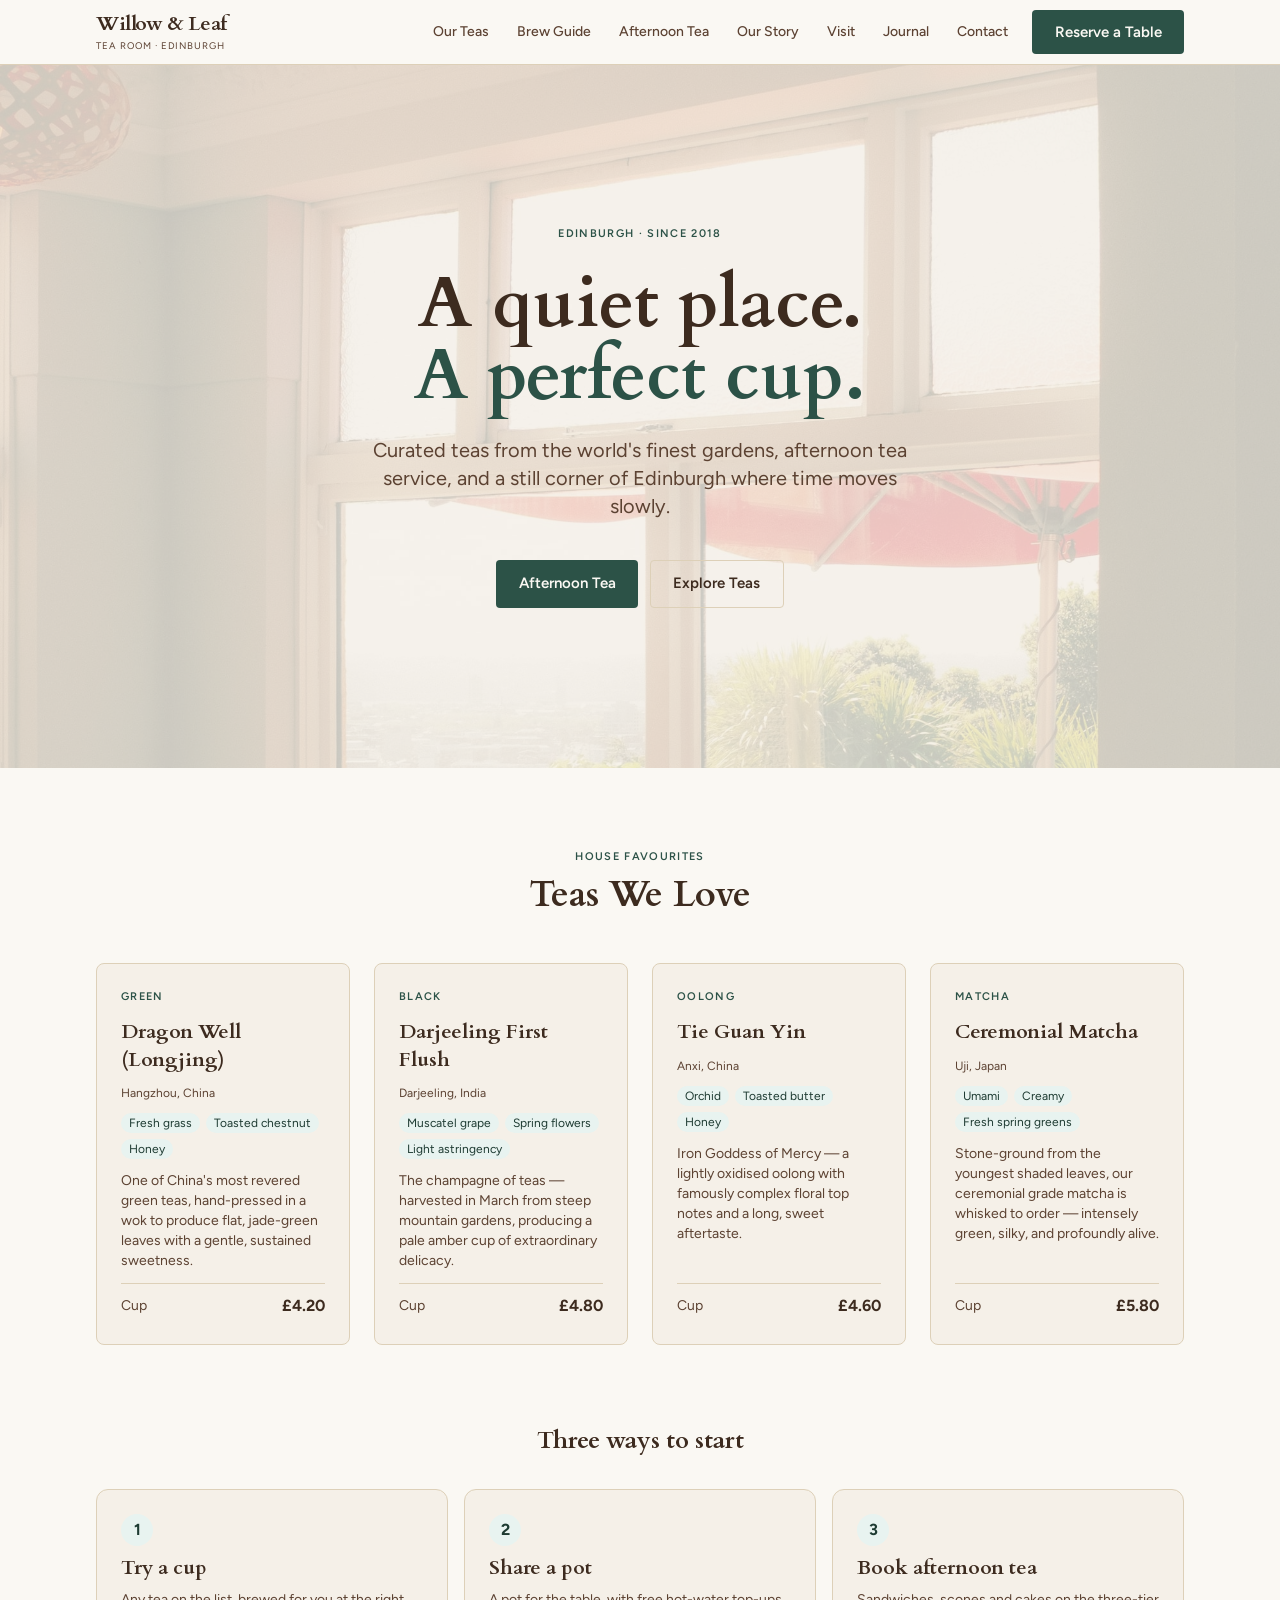
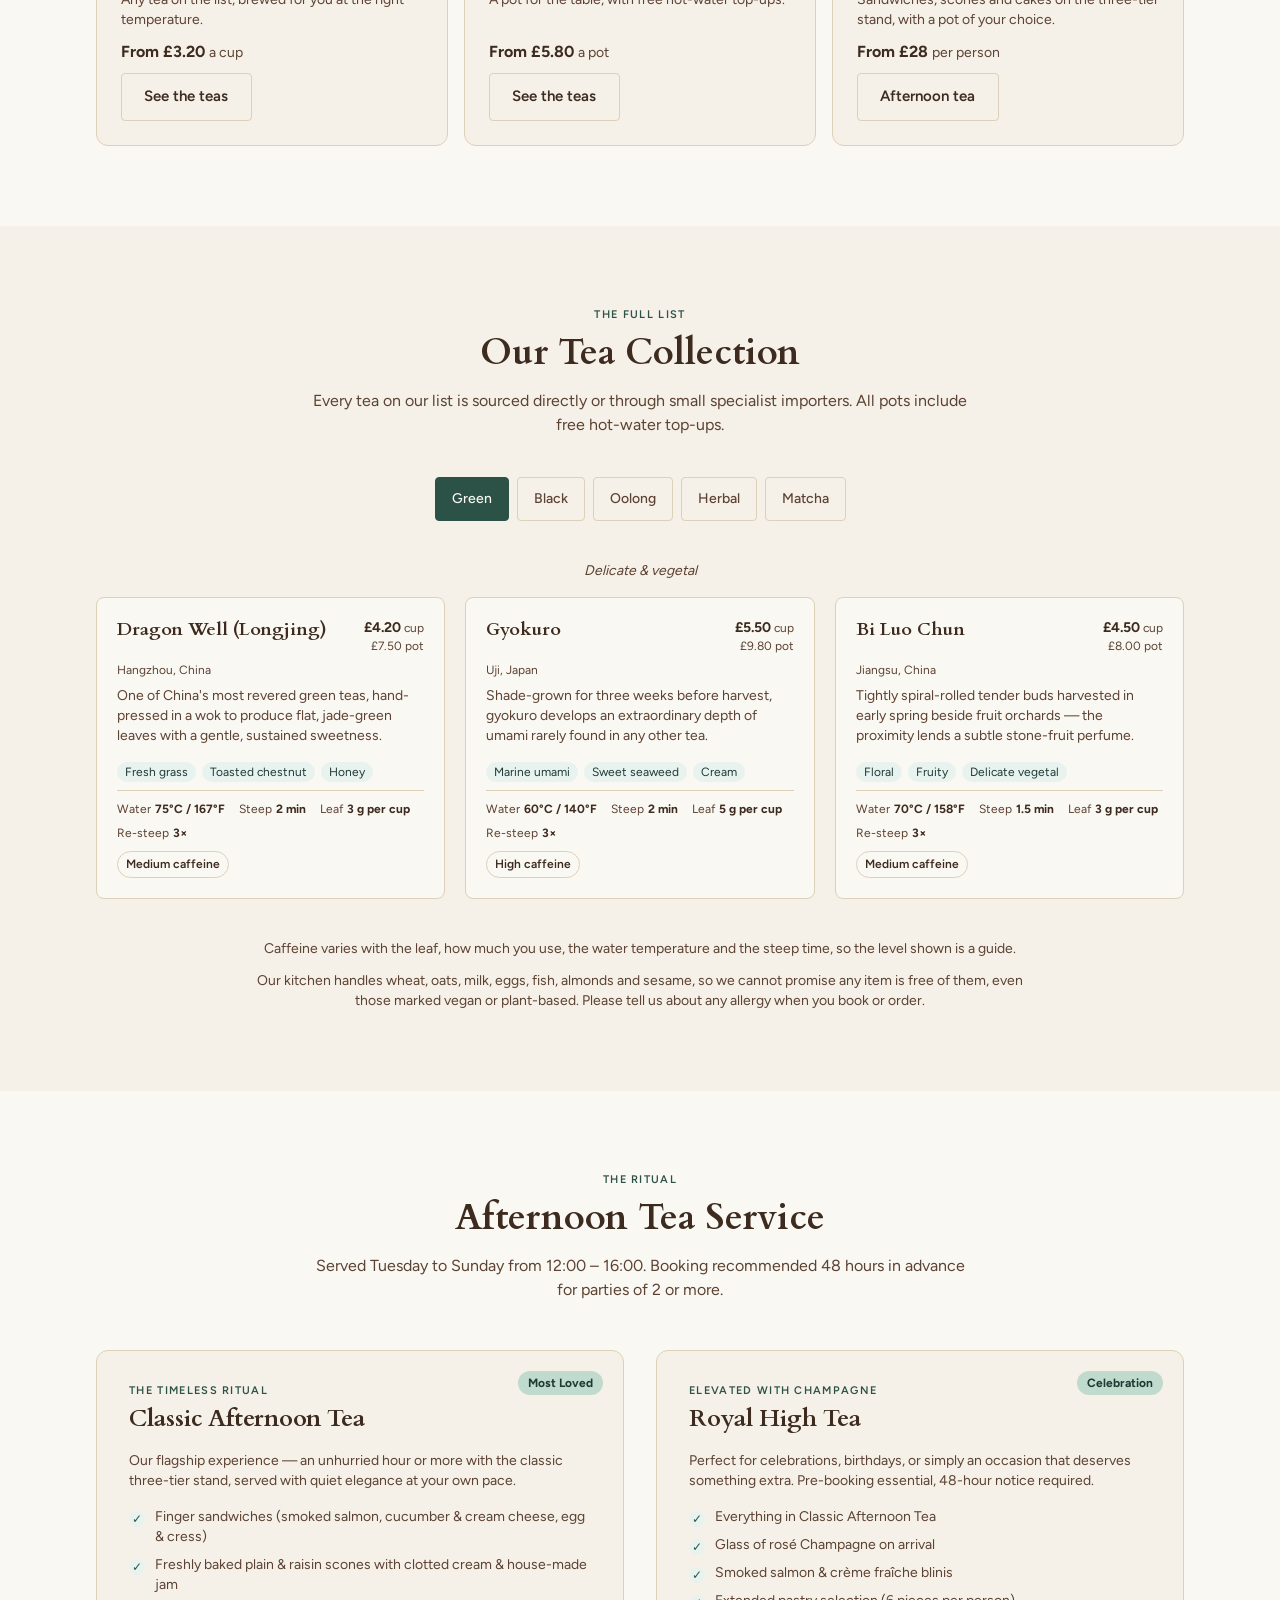
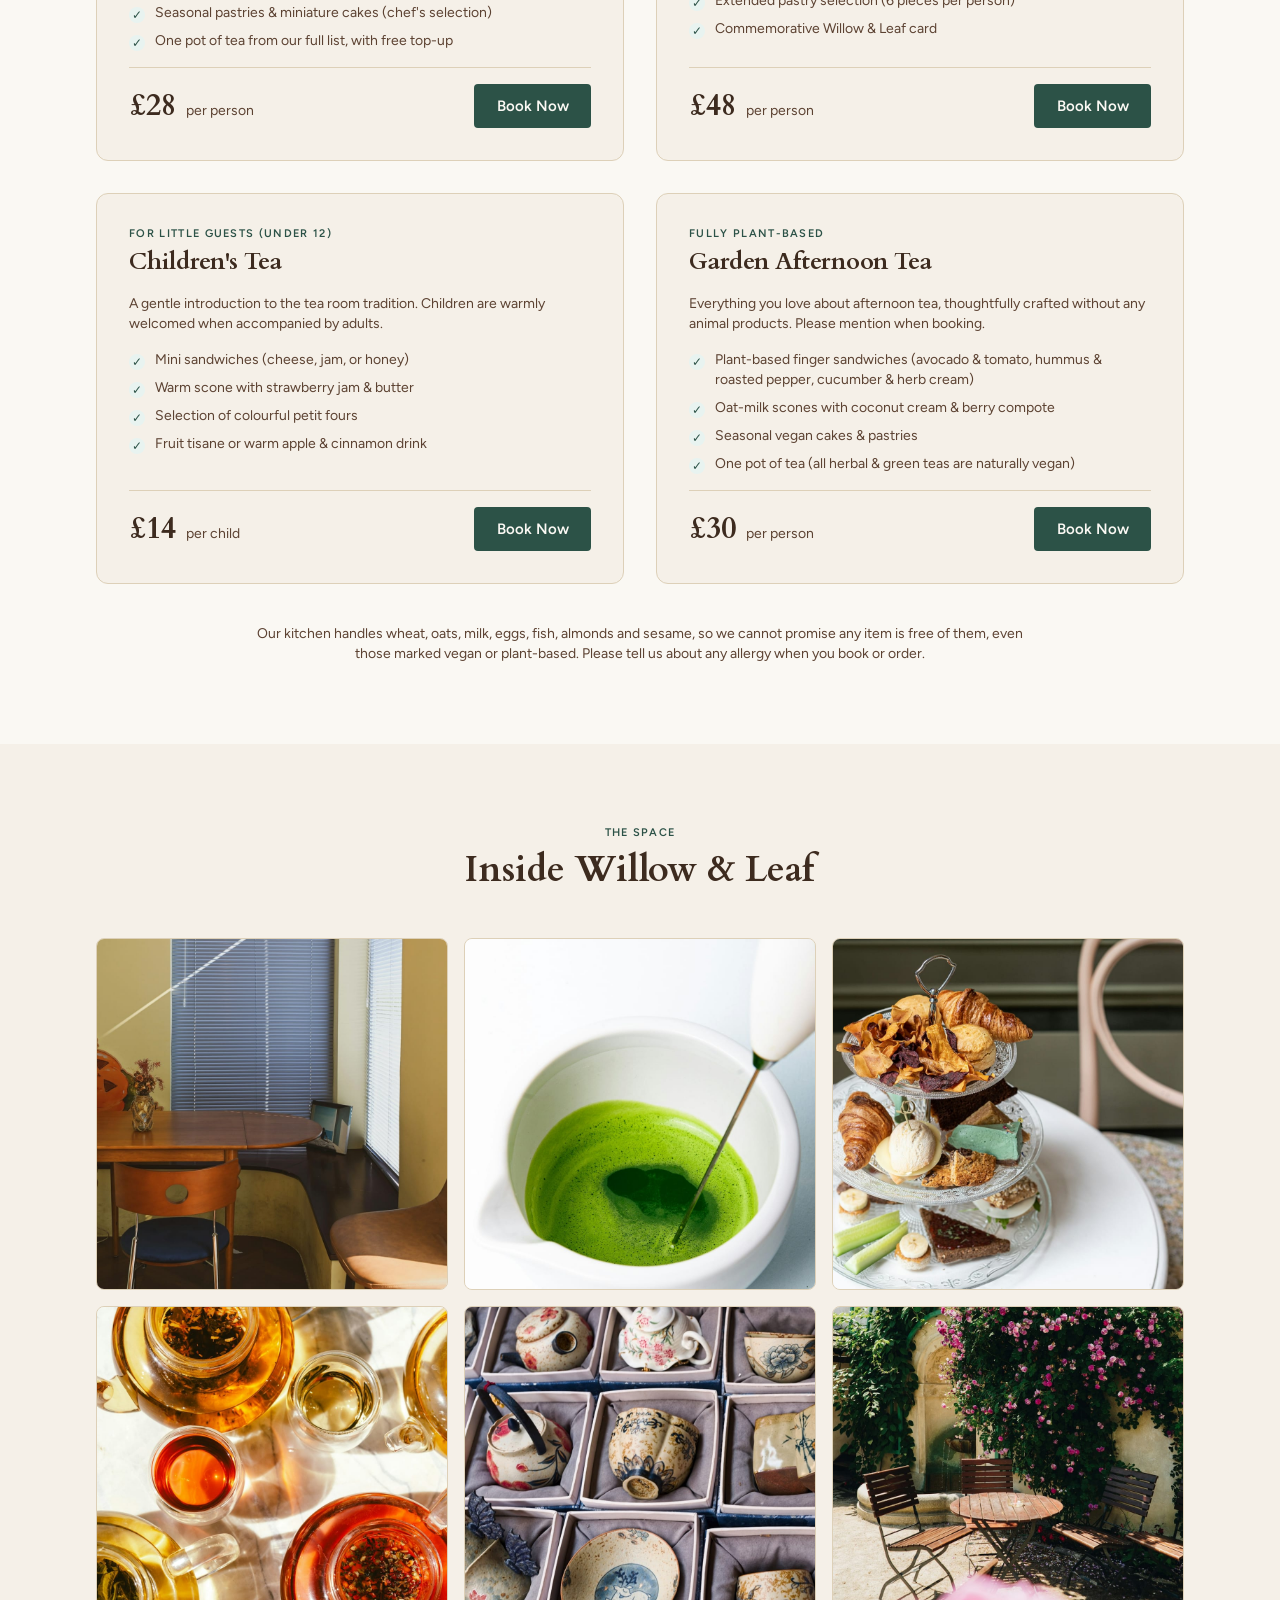
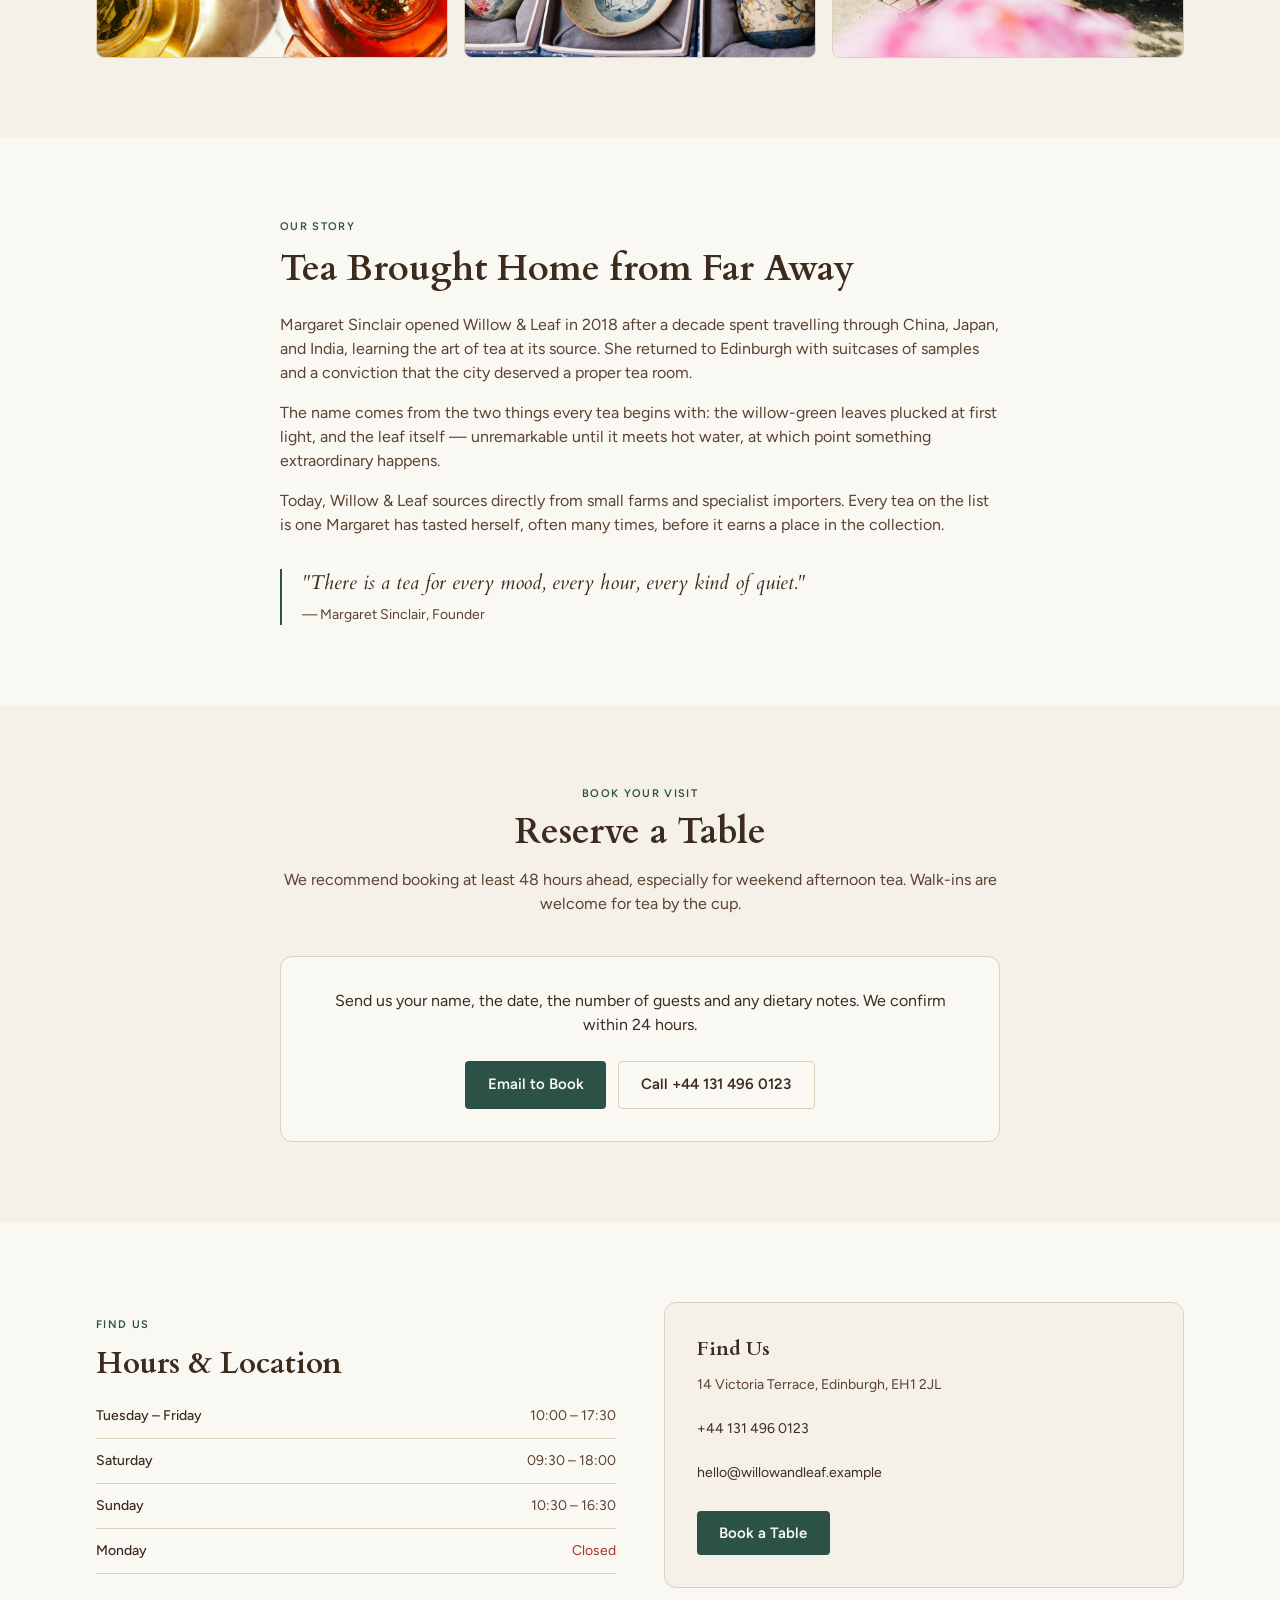
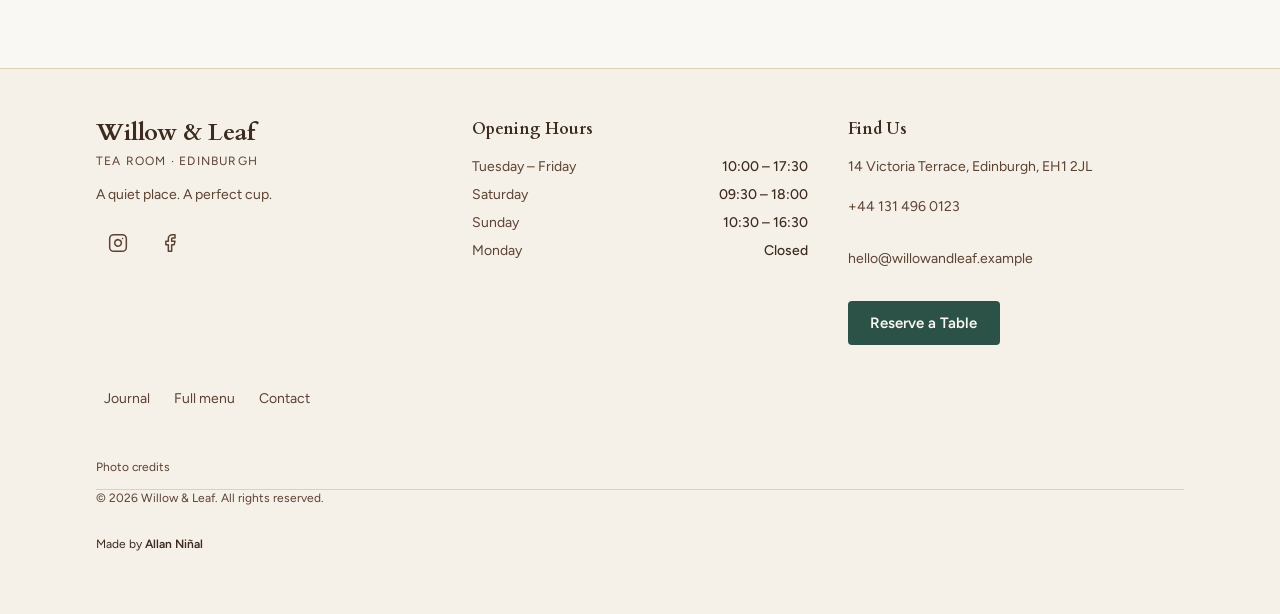
<file: index.html>
<!DOCTYPE html><html lang="en" class="scroll-smooth"> <head><meta charset="utf-8"><meta name="viewport" content="width=device-width, initial-scale=1, viewport-fit=cover"><meta name="theme-color" content="#FAF8F3"><title>The Willow &amp; Leaf Tea Room — Afternoon Tea &amp; Rare Teas</title><meta name="description" content="A serene Edinburgh tea room: curated green, black, oolong, herbal and matcha teas, and afternoon tea sets."><link rel="canonical" href="https://example.com/"><meta name="robots" content="index, follow"><meta name="author" content="Willow &#38; Leaf"><!-- Open Graph --><meta property="og:title" content="The Willow &#38; Leaf Tea Room — Afternoon Tea &#38; Rare Teas"><meta property="og:description" content="A serene Edinburgh tea room: curated green, black, oolong, herbal and matcha teas, and afternoon tea sets."><meta property="og:url" content="https://example.com/"><meta property="og:type" content="website"><meta property="og:site_name" content="The Willow &#38; Leaf Tea Room — Afternoon Tea &#38; Rare Teas"><meta property="og:locale" content="en_GB"><meta property="og:image" content="https://example.com/og-image.png"><meta property="og:image:type" content="image/png"><meta property="og:image:width" content="1200"><meta property="og:image:height" content="630"><meta property="og:image:alt" content="The Willow &#38; Leaf Tea Room — A quiet place. A perfect cup."><!-- Twitter / X --><meta name="twitter:card" content="summary_large_image"><meta name="twitter:title" content="The Willow &#38; Leaf Tea Room — Afternoon Tea &#38; Rare Teas"><meta name="twitter:description" content="A serene Edinburgh tea room: curated green, black, oolong, herbal and matcha teas, and afternoon tea sets."><meta name="twitter:image" content="https://example.com/og-image.png"><link rel="icon" href="./favicon.svg" type="image/svg+xml"><link rel="apple-touch-icon" href="./favicon.svg"><script type="application/ld+json">{"@context":"https://schema.org","@type":"CafeOrCoffeeShop","name":"The Willow & Leaf Tea Room","description":"A serene Edinburgh tea room: curated green, black, oolong, herbal and matcha teas, and afternoon tea sets.","url":"https://example.com/","telephone":"+44 131 496 0123","email":"hello@willowandleaf.example","address":{"@type":"PostalAddress","streetAddress":"14 Victoria Terrace","addressLocality":"Edinburgh","addressRegion":"Scotland","postalCode":"EH1 2JL","addressCountry":"GB"},"geo":{"@type":"GeoCoordinates","latitude":55.949,"longitude":-3.1921},"openingHoursSpecification":[{"@type":"OpeningHoursSpecification","dayOfWeek":["Tuesday","Wednesday","Thursday","Friday"],"opens":"10:00","closes":"17:30"},{"@type":"OpeningHoursSpecification","dayOfWeek":"Saturday","opens":"09:30","closes":"18:00"},{"@type":"OpeningHoursSpecification","dayOfWeek":"Sunday","opens":"10:30","closes":"16:30"}],"hasMenu":"https://example.com/#teas","servesCuisine":"Tea Room","priceRange":"££","image":"https://example.com/og-image.png"}</script><script type="application/ld+json">{"@context":"https://schema.org","@type":"WebSite","name":"The Willow & Leaf Tea Room — Afternoon Tea & Rare Teas","url":"https://example.com/","description":"A serene Edinburgh tea room: curated green, black, oolong, herbal and matcha teas, and afternoon tea sets."}</script><link rel="stylesheet" href="./assets/brew.DBA5MAsm.css">
<style>.brew[data-astro-cid-rslqvx5u]{display:flex;flex-wrap:wrap;align-items:center;gap:.5rem .75rem;padding-top:.5rem;border-top:1px solid var(--color-border)}.brew__facts[data-astro-cid-rslqvx5u]{display:flex;flex-wrap:wrap;gap:.25rem .875rem;margin:0;font-size:.75rem;color:var(--color-text-muted)}.brew__facts[data-astro-cid-rslqvx5u] div[data-astro-cid-rslqvx5u]{display:flex;gap:.25rem}.brew__facts[data-astro-cid-rslqvx5u] dd[data-astro-cid-rslqvx5u]{margin:0;font-weight:700;color:var(--color-text)}.brew__caffeine[data-astro-cid-rslqvx5u]{font-size:.75rem;font-weight:600;padding:.125rem .5rem;border-radius:9999px;border:1px solid var(--color-border);color:var(--color-text)}.brew__caffeine[data-astro-cid-rslqvx5u].is-none{border-color:var(--color-accent);color:var(--color-accent-dark)}.brew__contains[data-astro-cid-rslqvx5u]{flex-basis:100%;font-size:.75rem;color:var(--color-text-muted)}.ladder[data-astro-cid-j7pv25f6]{display:grid;gap:1rem;grid-template-columns:repeat(auto-fit,minmax(15rem,1fr));counter-reset:none}.ladder__step[data-astro-cid-j7pv25f6]{display:flex;flex-direction:column;gap:.5rem;padding:1.5rem;border:1px solid var(--color-border);border-radius:.75rem;background:var(--color-surface)}.ladder__n[data-astro-cid-j7pv25f6]{width:2rem;height:2rem;display:grid;place-items:center;border-radius:9999px;background:var(--color-accent-faint);color:var(--color-accent-dark);font-weight:700}.ladder__price[data-astro-cid-j7pv25f6]{margin-top:auto;font-weight:700;color:var(--color-text)}.ladder__price[data-astro-cid-j7pv25f6] span[data-astro-cid-j7pv25f6]{font-weight:400;font-size:.875rem;color:var(--color-text-muted)}.ladder__link[data-astro-cid-j7pv25f6]{align-self:flex-start}
</style><script type="module">const a=document.querySelectorAll(".tea-tab");a.forEach(r=>{r.addEventListener("click",()=>{const o=r.dataset.category;o&&(a.forEach(e=>{const t=e.dataset.category===o;e.setAttribute("aria-selected",String(t)),t?(e.classList.add("tab-active"),e.style.borderColor="",e.style.color=""):(e.classList.remove("tab-active"),e.style.borderColor="var(--color-border)",e.style.color="var(--color-text-muted)")}),document.querySelectorAll('[role="tabpanel"]').forEach(e=>{const t=e;t.classList.toggle("hidden",t.id!==`panel-${o}`)}))})});
</script></head> <body class="min-h-screen flex flex-col antialiased"> <header class="sticky top-0 z-50" style="background-color: var(--color-bg); border-bottom: 1px solid var(--color-border);" data-astro-cid-ctg3m53h> <div class="container-x" data-astro-cid-ctg3m53h> <div class="flex items-center justify-between h-16 gap-4" data-astro-cid-ctg3m53h> <!-- Wordmark --> <a href="./index.html" class="flex flex-col justify-center leading-none" style="min-height: 44px;" aria-label="Willow & Leaf Tea Room — home" data-astro-cid-ctg3m53h> <span class="font-display text-xl font-bold tracking-tight" style="color: var(--color-text);" data-astro-cid-ctg3m53h>Willow &amp; Leaf</span> <span class="text-xs font-sans tracking-widest uppercase" style="color: var(--color-text-muted); font-size: 0.6rem;" data-astro-cid-ctg3m53h>Tea Room &middot; Edinburgh</span> </a> <!-- Desktop nav --> <nav class="desktop-nav" aria-label="Main navigation" data-astro-cid-ctg3m53h> <a href="./index.html#teas" class="nav-link" data-astro-cid-ctg3m53h>Our Teas</a><a href="./brew/index.html" class="nav-link" data-astro-cid-ctg3m53h>Brew Guide</a><a href="./index.html#afternoon-tea" class="nav-link" data-astro-cid-ctg3m53h>Afternoon Tea</a><a href="./index.html#story" class="nav-link" data-astro-cid-ctg3m53h>Our Story</a><a href="./index.html#reservations" class="nav-link" data-astro-cid-ctg3m53h>Visit</a><a href="./journal/index.html" class="nav-link" data-astro-cid-ctg3m53h>Journal</a><a href="./contact/index.html" class="nav-link" data-astro-cid-ctg3m53h>Contact</a> <a href="./index.html#reservations" class="btn-primary text-sm" style="min-height: 44px;" data-astro-cid-ctg3m53h>Reserve a Table</a> </nav> <!-- Phone: menu (no JavaScript) --> <details class="mobile-menu" data-astro-cid-ctg3m53h> <summary aria-label="Menu" data-astro-cid-ctg3m53h>Menu</summary> <nav aria-label="Mobile navigation" data-astro-cid-ctg3m53h> <a href="./index.html#teas" data-astro-cid-ctg3m53h>Our Teas</a><a href="./brew/index.html" data-astro-cid-ctg3m53h>Brew Guide</a><a href="./index.html#afternoon-tea" data-astro-cid-ctg3m53h>Afternoon Tea</a><a href="./index.html#story" data-astro-cid-ctg3m53h>Our Story</a><a href="./index.html#reservations" data-astro-cid-ctg3m53h>Visit</a><a href="./journal/index.html" data-astro-cid-ctg3m53h>Journal</a><a href="./contact/index.html" data-astro-cid-ctg3m53h>Contact</a> <a href="./index.html#reservations" class="mobile-menu__cta" data-astro-cid-ctg3m53h>Reserve a Table</a> </nav> </details> </div> </div> </header>  <main id="main-content" class="flex-1">   <section id="hero" aria-label="Hero" class="relative flex flex-col items-center justify-center text-center py-28 md:py-40 overflow-hidden" style="background-color: var(--color-surface);" data-astro-cid-j7pv25f6> <!-- A photo of the room behind a light, airy scrim so dark text stays legible --> <img src="./images/hero.jpg" alt="Sunlit interior of the tea room" width="2000" height="1150" fetchpriority="high" decoding="async" style="position:absolute; inset:0; width:100%; height:100%; object-fit:cover;" data-astro-cid-j7pv25f6> <div aria-hidden="true" style="position:absolute; inset:0; background-color:rgba(245,240,232,0.82);" data-astro-cid-j7pv25f6></div> <div class="container-narrow relative z-10" data-astro-cid-j7pv25f6> <p class="label-eyebrow mb-6" data-astro-cid-j7pv25f6>Edinburgh · Since 2018</p> <h1 id="hero-heading" class="font-display text-5xl sm:text-6xl md:text-7xl font-bold leading-tight mb-6" style="color: var(--color-text);" data-astro-cid-j7pv25f6>
A quiet place.<br data-astro-cid-j7pv25f6> <em class="not-italic" style="color: var(--color-accent);" data-astro-cid-j7pv25f6>A perfect cup.</em> </h1> <p class="text-lg sm:text-xl max-w-xl mx-auto mb-10" style="color: var(--color-text-muted);" data-astro-cid-j7pv25f6>
Curated teas from the world's finest gardens, afternoon tea service, and a still corner of Edinburgh where time moves slowly.
</p> <div class="flex flex-wrap gap-3 justify-center" data-astro-cid-j7pv25f6> <a href="#afternoon-tea" class="btn-primary" data-astro-cid-j7pv25f6>Afternoon Tea</a> <a href="#teas" class="btn-ghost" data-astro-cid-j7pv25f6>Explore Teas</a> </div> </div> </section>  <section id="featured" aria-labelledby="featured-heading" class="py-20" style="background-color: var(--color-bg);" data-astro-cid-j7pv25f6> <div class="container-x" data-astro-cid-j7pv25f6> <div class="text-center mb-12" data-astro-cid-j7pv25f6> <p class="label-eyebrow mb-2" data-astro-cid-j7pv25f6>House Favourites</p> <h2 id="featured-heading" class="font-display text-4xl font-bold" style="color: var(--color-text);" data-astro-cid-j7pv25f6>Teas We Love</h2> </div> <div class="grid grid-cols-1 sm:grid-cols-2 lg:grid-cols-4 gap-6" data-astro-cid-j7pv25f6> <article class="rounded-lg p-6 flex flex-col gap-3" style="background-color: var(--color-surface); border: 1px solid var(--color-border);" aria-label="Dragon Well (Longjing)" data-astro-cid-j7pv25f6> <p class="label-eyebrow" style="color: var(--color-accent);" data-astro-cid-j7pv25f6>Green</p> <h3 class="font-display text-xl font-bold leading-snug" style="color: var(--color-text);" data-astro-cid-j7pv25f6>Dragon Well (Longjing)</h3> <p class="text-xs" style="color: var(--color-text-muted);" data-astro-cid-j7pv25f6>Hangzhou, China</p> <ul class="flex flex-wrap gap-1.5 list-none p-0 m-0" aria-label="Tasting notes" data-astro-cid-j7pv25f6> <li class="text-xs px-2 py-0.5 rounded-full" style="background-color: var(--color-accent-faint); color: var(--color-accent-dark);" data-astro-cid-j7pv25f6> Fresh grass </li><li class="text-xs px-2 py-0.5 rounded-full" style="background-color: var(--color-accent-faint); color: var(--color-accent-dark);" data-astro-cid-j7pv25f6> Toasted chestnut </li><li class="text-xs px-2 py-0.5 rounded-full" style="background-color: var(--color-accent-faint); color: var(--color-accent-dark);" data-astro-cid-j7pv25f6> Honey </li> </ul> <p class="text-sm flex-1" style="color: var(--color-text-muted);" data-astro-cid-j7pv25f6>One of China&#39;s most revered green teas, hand-pressed in a wok to produce flat, jade-green leaves with a gentle, sustained sweetness.</p> <div class="flex items-center justify-between pt-2 mt-auto border-t" style="border-color: var(--color-border);" data-astro-cid-j7pv25f6> <span class="text-sm" style="color: var(--color-text-muted);" data-astro-cid-j7pv25f6>Cup</span> <span class="font-bold font-sans" style="color: var(--color-text);" data-astro-cid-j7pv25f6>£4.20</span> </div> </article><article class="rounded-lg p-6 flex flex-col gap-3" style="background-color: var(--color-surface); border: 1px solid var(--color-border);" aria-label="Darjeeling First Flush" data-astro-cid-j7pv25f6> <p class="label-eyebrow" style="color: var(--color-accent);" data-astro-cid-j7pv25f6>Black</p> <h3 class="font-display text-xl font-bold leading-snug" style="color: var(--color-text);" data-astro-cid-j7pv25f6>Darjeeling First Flush</h3> <p class="text-xs" style="color: var(--color-text-muted);" data-astro-cid-j7pv25f6>Darjeeling, India</p> <ul class="flex flex-wrap gap-1.5 list-none p-0 m-0" aria-label="Tasting notes" data-astro-cid-j7pv25f6> <li class="text-xs px-2 py-0.5 rounded-full" style="background-color: var(--color-accent-faint); color: var(--color-accent-dark);" data-astro-cid-j7pv25f6> Muscatel grape </li><li class="text-xs px-2 py-0.5 rounded-full" style="background-color: var(--color-accent-faint); color: var(--color-accent-dark);" data-astro-cid-j7pv25f6> Spring flowers </li><li class="text-xs px-2 py-0.5 rounded-full" style="background-color: var(--color-accent-faint); color: var(--color-accent-dark);" data-astro-cid-j7pv25f6> Light astringency </li> </ul> <p class="text-sm flex-1" style="color: var(--color-text-muted);" data-astro-cid-j7pv25f6>The champagne of teas — harvested in March from steep mountain gardens, producing a pale amber cup of extraordinary delicacy.</p> <div class="flex items-center justify-between pt-2 mt-auto border-t" style="border-color: var(--color-border);" data-astro-cid-j7pv25f6> <span class="text-sm" style="color: var(--color-text-muted);" data-astro-cid-j7pv25f6>Cup</span> <span class="font-bold font-sans" style="color: var(--color-text);" data-astro-cid-j7pv25f6>£4.80</span> </div> </article><article class="rounded-lg p-6 flex flex-col gap-3" style="background-color: var(--color-surface); border: 1px solid var(--color-border);" aria-label="Tie Guan Yin" data-astro-cid-j7pv25f6> <p class="label-eyebrow" style="color: var(--color-accent);" data-astro-cid-j7pv25f6>Oolong</p> <h3 class="font-display text-xl font-bold leading-snug" style="color: var(--color-text);" data-astro-cid-j7pv25f6>Tie Guan Yin</h3> <p class="text-xs" style="color: var(--color-text-muted);" data-astro-cid-j7pv25f6>Anxi, China</p> <ul class="flex flex-wrap gap-1.5 list-none p-0 m-0" aria-label="Tasting notes" data-astro-cid-j7pv25f6> <li class="text-xs px-2 py-0.5 rounded-full" style="background-color: var(--color-accent-faint); color: var(--color-accent-dark);" data-astro-cid-j7pv25f6> Orchid </li><li class="text-xs px-2 py-0.5 rounded-full" style="background-color: var(--color-accent-faint); color: var(--color-accent-dark);" data-astro-cid-j7pv25f6> Toasted butter </li><li class="text-xs px-2 py-0.5 rounded-full" style="background-color: var(--color-accent-faint); color: var(--color-accent-dark);" data-astro-cid-j7pv25f6> Honey </li> </ul> <p class="text-sm flex-1" style="color: var(--color-text-muted);" data-astro-cid-j7pv25f6>Iron Goddess of Mercy — a lightly oxidised oolong with famously complex floral top notes and a long, sweet aftertaste.</p> <div class="flex items-center justify-between pt-2 mt-auto border-t" style="border-color: var(--color-border);" data-astro-cid-j7pv25f6> <span class="text-sm" style="color: var(--color-text-muted);" data-astro-cid-j7pv25f6>Cup</span> <span class="font-bold font-sans" style="color: var(--color-text);" data-astro-cid-j7pv25f6>£4.60</span> </div> </article><article class="rounded-lg p-6 flex flex-col gap-3" style="background-color: var(--color-surface); border: 1px solid var(--color-border);" aria-label="Ceremonial Matcha" data-astro-cid-j7pv25f6> <p class="label-eyebrow" style="color: var(--color-accent);" data-astro-cid-j7pv25f6>Matcha</p> <h3 class="font-display text-xl font-bold leading-snug" style="color: var(--color-text);" data-astro-cid-j7pv25f6>Ceremonial Matcha</h3> <p class="text-xs" style="color: var(--color-text-muted);" data-astro-cid-j7pv25f6>Uji, Japan</p> <ul class="flex flex-wrap gap-1.5 list-none p-0 m-0" aria-label="Tasting notes" data-astro-cid-j7pv25f6> <li class="text-xs px-2 py-0.5 rounded-full" style="background-color: var(--color-accent-faint); color: var(--color-accent-dark);" data-astro-cid-j7pv25f6> Umami </li><li class="text-xs px-2 py-0.5 rounded-full" style="background-color: var(--color-accent-faint); color: var(--color-accent-dark);" data-astro-cid-j7pv25f6> Creamy </li><li class="text-xs px-2 py-0.5 rounded-full" style="background-color: var(--color-accent-faint); color: var(--color-accent-dark);" data-astro-cid-j7pv25f6> Fresh spring greens </li> </ul> <p class="text-sm flex-1" style="color: var(--color-text-muted);" data-astro-cid-j7pv25f6>Stone-ground from the youngest shaded leaves, our ceremonial grade matcha is whisked to order — intensely green, silky, and profoundly alive.</p> <div class="flex items-center justify-between pt-2 mt-auto border-t" style="border-color: var(--color-border);" data-astro-cid-j7pv25f6> <span class="text-sm" style="color: var(--color-text-muted);" data-astro-cid-j7pv25f6>Cup</span> <span class="font-bold font-sans" style="color: var(--color-text);" data-astro-cid-j7pv25f6>£5.80</span> </div> </article> </div> </div> </section>  <section id="start" aria-labelledby="start-heading" class="pb-20" style="background-color: var(--color-bg);" data-astro-cid-j7pv25f6> <div class="container-x" data-astro-cid-j7pv25f6> <h2 id="start-heading" class="font-display text-2xl font-bold text-center mb-8" style="color: var(--color-text);" data-astro-cid-j7pv25f6>Three ways to start</h2> <ol class="ladder list-none p-0 m-0" data-astro-cid-j7pv25f6> <li class="ladder__step" data-astro-cid-j7pv25f6> <p class="ladder__n" aria-hidden="true" data-astro-cid-j7pv25f6>1</p> <h3 class="font-display text-xl font-bold" style="color: var(--color-text);" data-astro-cid-j7pv25f6>Try a cup</h3> <p class="text-sm" style="color: var(--color-text-muted);" data-astro-cid-j7pv25f6>Any tea on the list, brewed for you at the right temperature.</p> <p class="ladder__price" data-astro-cid-j7pv25f6>From £3.20 <span data-astro-cid-j7pv25f6>a cup</span></p> <a href="#teas" class="btn-ghost ladder__link" data-astro-cid-j7pv25f6>See the teas</a> </li><li class="ladder__step" data-astro-cid-j7pv25f6> <p class="ladder__n" aria-hidden="true" data-astro-cid-j7pv25f6>2</p> <h3 class="font-display text-xl font-bold" style="color: var(--color-text);" data-astro-cid-j7pv25f6>Share a pot</h3> <p class="text-sm" style="color: var(--color-text-muted);" data-astro-cid-j7pv25f6>A pot for the table, with free hot-water top-ups.</p> <p class="ladder__price" data-astro-cid-j7pv25f6>From £5.80 <span data-astro-cid-j7pv25f6>a pot</span></p> <a href="#teas" class="btn-ghost ladder__link" data-astro-cid-j7pv25f6>See the teas</a> </li><li class="ladder__step" data-astro-cid-j7pv25f6> <p class="ladder__n" aria-hidden="true" data-astro-cid-j7pv25f6>3</p> <h3 class="font-display text-xl font-bold" style="color: var(--color-text);" data-astro-cid-j7pv25f6>Book afternoon tea</h3> <p class="text-sm" style="color: var(--color-text-muted);" data-astro-cid-j7pv25f6>Sandwiches, scones and cakes on the three-tier stand, with a pot of your choice.</p> <p class="ladder__price" data-astro-cid-j7pv25f6>From £28 <span data-astro-cid-j7pv25f6>per person</span></p> <a href="#afternoon-tea" class="btn-ghost ladder__link" data-astro-cid-j7pv25f6>Afternoon tea</a> </li> </ol> </div> </section>  <section id="teas" aria-labelledby="teas-heading" class="py-20" style="background-color: var(--color-surface);" data-astro-cid-j7pv25f6> <div class="container-x" data-astro-cid-j7pv25f6> <div class="text-center mb-10" data-astro-cid-j7pv25f6> <p class="label-eyebrow mb-2" data-astro-cid-j7pv25f6>The Full List</p> <h2 id="teas-heading" class="font-display text-4xl font-bold" style="color: var(--color-text);" data-astro-cid-j7pv25f6>Our Tea Collection</h2> <p class="mt-4 text-base max-w-2xl mx-auto" style="color: var(--color-text-muted);" data-astro-cid-j7pv25f6>
Every tea on our list is sourced directly or through small specialist importers. All pots include free hot-water top-ups.
</p> </div> <!-- Category tabs --> <div class="flex flex-wrap gap-2 justify-center mb-10" role="tablist" aria-label="Tea categories" data-astro-cid-j7pv25f6> <button role="tab" aria-selected="true" aria-controls="panel-green" id="tab-green" data-category="green" class="tea-tab px-4 py-2 text-sm font-medium rounded border transition-colors tab-active" style="" data-astro-cid-j7pv25f6> Green </button><button role="tab" aria-selected="false" aria-controls="panel-black" id="tab-black" data-category="black" class="tea-tab px-4 py-2 text-sm font-medium rounded border transition-colors " style="border-color: var(--color-border); color: var(--color-text-muted);" data-astro-cid-j7pv25f6> Black </button><button role="tab" aria-selected="false" aria-controls="panel-oolong" id="tab-oolong" data-category="oolong" class="tea-tab px-4 py-2 text-sm font-medium rounded border transition-colors " style="border-color: var(--color-border); color: var(--color-text-muted);" data-astro-cid-j7pv25f6> Oolong </button><button role="tab" aria-selected="false" aria-controls="panel-herbal" id="tab-herbal" data-category="herbal" class="tea-tab px-4 py-2 text-sm font-medium rounded border transition-colors " style="border-color: var(--color-border); color: var(--color-text-muted);" data-astro-cid-j7pv25f6> Herbal </button><button role="tab" aria-selected="false" aria-controls="panel-matcha" id="tab-matcha" data-category="matcha" class="tea-tab px-4 py-2 text-sm font-medium rounded border transition-colors " style="border-color: var(--color-border); color: var(--color-text-muted);" data-astro-cid-j7pv25f6> Matcha </button> </div> <!-- Category panels --> <div id="panel-green" role="tabpanel" aria-labelledby="tab-green" class="" data-astro-cid-j7pv25f6> <div class="mb-4" data-astro-cid-j7pv25f6> <p class="text-center text-sm italic" style="color: var(--color-text-muted);" data-astro-cid-j7pv25f6>Delicate &amp; vegetal</p> </div> <div class="grid grid-cols-1 md:grid-cols-2 lg:grid-cols-3 gap-5" data-astro-cid-j7pv25f6> <article class="rounded-lg p-5 flex flex-col gap-2" style="background-color: var(--color-bg); border: 1px solid var(--color-border);" aria-label="Dragon Well (Longjing)" data-astro-cid-j7pv25f6> <div class="flex items-start justify-between gap-2" data-astro-cid-j7pv25f6> <h3 class="font-display text-lg font-bold leading-snug" style="color: var(--color-text);" data-astro-cid-j7pv25f6>Dragon Well (Longjing)</h3> <div class="text-right shrink-0" data-astro-cid-j7pv25f6> <p class="text-sm font-bold" style="color: var(--color-text);" data-astro-cid-j7pv25f6>£4.20 <span class="font-normal text-xs" style="color: var(--color-text-muted);" data-astro-cid-j7pv25f6>cup</span></p> <p class="text-xs" style="color: var(--color-text-muted);" data-astro-cid-j7pv25f6>£7.50 pot</p> </div> </div> <p class="text-xs" style="color: var(--color-text-muted);" data-astro-cid-j7pv25f6>Hangzhou, China</p> <p class="text-sm flex-1" style="color: var(--color-text-muted);" data-astro-cid-j7pv25f6>One of China&#39;s most revered green teas, hand-pressed in a wok to produce flat, jade-green leaves with a gentle, sustained sweetness.</p> <div class="flex flex-wrap gap-1.5 pt-2" data-astro-cid-j7pv25f6> <span class="text-xs px-2 py-0.5 rounded-full" style="background-color: var(--color-accent-faint); color: var(--color-accent-dark);" data-astro-cid-j7pv25f6>Fresh grass</span><span class="text-xs px-2 py-0.5 rounded-full" style="background-color: var(--color-accent-faint); color: var(--color-accent-dark);" data-astro-cid-j7pv25f6>Toasted chestnut</span><span class="text-xs px-2 py-0.5 rounded-full" style="background-color: var(--color-accent-faint); color: var(--color-accent-dark);" data-astro-cid-j7pv25f6>Honey</span> </div> <div class="brew" data-astro-cid-rslqvx5u> <dl class="brew__facts" data-astro-cid-rslqvx5u> <div data-astro-cid-rslqvx5u><dt data-astro-cid-rslqvx5u>Water</dt><dd data-astro-cid-rslqvx5u>75°C / 167°F</dd></div> <div data-astro-cid-rslqvx5u><dt data-astro-cid-rslqvx5u>Steep</dt><dd data-astro-cid-rslqvx5u>2 min</dd></div> <div data-astro-cid-rslqvx5u><dt data-astro-cid-rslqvx5u>Leaf</dt><dd data-astro-cid-rslqvx5u>3 g per cup</dd></div> <div data-astro-cid-rslqvx5u><dt data-astro-cid-rslqvx5u>Re-steep</dt><dd data-astro-cid-rslqvx5u>3×</dd></div> </dl> <p class="brew__caffeine is-medium" data-astro-cid-rslqvx5u>Medium caffeine</p>  </div>  </article><article class="rounded-lg p-5 flex flex-col gap-2" style="background-color: var(--color-bg); border: 1px solid var(--color-border);" aria-label="Gyokuro" data-astro-cid-j7pv25f6> <div class="flex items-start justify-between gap-2" data-astro-cid-j7pv25f6> <h3 class="font-display text-lg font-bold leading-snug" style="color: var(--color-text);" data-astro-cid-j7pv25f6>Gyokuro</h3> <div class="text-right shrink-0" data-astro-cid-j7pv25f6> <p class="text-sm font-bold" style="color: var(--color-text);" data-astro-cid-j7pv25f6>£5.50 <span class="font-normal text-xs" style="color: var(--color-text-muted);" data-astro-cid-j7pv25f6>cup</span></p> <p class="text-xs" style="color: var(--color-text-muted);" data-astro-cid-j7pv25f6>£9.80 pot</p> </div> </div> <p class="text-xs" style="color: var(--color-text-muted);" data-astro-cid-j7pv25f6>Uji, Japan</p> <p class="text-sm flex-1" style="color: var(--color-text-muted);" data-astro-cid-j7pv25f6>Shade-grown for three weeks before harvest, gyokuro develops an extraordinary depth of umami rarely found in any other tea.</p> <div class="flex flex-wrap gap-1.5 pt-2" data-astro-cid-j7pv25f6> <span class="text-xs px-2 py-0.5 rounded-full" style="background-color: var(--color-accent-faint); color: var(--color-accent-dark);" data-astro-cid-j7pv25f6>Marine umami</span><span class="text-xs px-2 py-0.5 rounded-full" style="background-color: var(--color-accent-faint); color: var(--color-accent-dark);" data-astro-cid-j7pv25f6>Sweet seaweed</span><span class="text-xs px-2 py-0.5 rounded-full" style="background-color: var(--color-accent-faint); color: var(--color-accent-dark);" data-astro-cid-j7pv25f6>Cream</span> </div> <div class="brew" data-astro-cid-rslqvx5u> <dl class="brew__facts" data-astro-cid-rslqvx5u> <div data-astro-cid-rslqvx5u><dt data-astro-cid-rslqvx5u>Water</dt><dd data-astro-cid-rslqvx5u>60°C / 140°F</dd></div> <div data-astro-cid-rslqvx5u><dt data-astro-cid-rslqvx5u>Steep</dt><dd data-astro-cid-rslqvx5u>2 min</dd></div> <div data-astro-cid-rslqvx5u><dt data-astro-cid-rslqvx5u>Leaf</dt><dd data-astro-cid-rslqvx5u>5 g per cup</dd></div> <div data-astro-cid-rslqvx5u><dt data-astro-cid-rslqvx5u>Re-steep</dt><dd data-astro-cid-rslqvx5u>3×</dd></div> </dl> <p class="brew__caffeine is-high" data-astro-cid-rslqvx5u>High caffeine</p>  </div>  </article><article class="rounded-lg p-5 flex flex-col gap-2" style="background-color: var(--color-bg); border: 1px solid var(--color-border);" aria-label="Bi Luo Chun" data-astro-cid-j7pv25f6> <div class="flex items-start justify-between gap-2" data-astro-cid-j7pv25f6> <h3 class="font-display text-lg font-bold leading-snug" style="color: var(--color-text);" data-astro-cid-j7pv25f6>Bi Luo Chun</h3> <div class="text-right shrink-0" data-astro-cid-j7pv25f6> <p class="text-sm font-bold" style="color: var(--color-text);" data-astro-cid-j7pv25f6>£4.50 <span class="font-normal text-xs" style="color: var(--color-text-muted);" data-astro-cid-j7pv25f6>cup</span></p> <p class="text-xs" style="color: var(--color-text-muted);" data-astro-cid-j7pv25f6>£8.00 pot</p> </div> </div> <p class="text-xs" style="color: var(--color-text-muted);" data-astro-cid-j7pv25f6>Jiangsu, China</p> <p class="text-sm flex-1" style="color: var(--color-text-muted);" data-astro-cid-j7pv25f6>Tightly spiral-rolled tender buds harvested in early spring beside fruit orchards — the proximity lends a subtle stone-fruit perfume.</p> <div class="flex flex-wrap gap-1.5 pt-2" data-astro-cid-j7pv25f6> <span class="text-xs px-2 py-0.5 rounded-full" style="background-color: var(--color-accent-faint); color: var(--color-accent-dark);" data-astro-cid-j7pv25f6>Floral</span><span class="text-xs px-2 py-0.5 rounded-full" style="background-color: var(--color-accent-faint); color: var(--color-accent-dark);" data-astro-cid-j7pv25f6>Fruity</span><span class="text-xs px-2 py-0.5 rounded-full" style="background-color: var(--color-accent-faint); color: var(--color-accent-dark);" data-astro-cid-j7pv25f6>Delicate vegetal</span> </div> <div class="brew" data-astro-cid-rslqvx5u> <dl class="brew__facts" data-astro-cid-rslqvx5u> <div data-astro-cid-rslqvx5u><dt data-astro-cid-rslqvx5u>Water</dt><dd data-astro-cid-rslqvx5u>70°C / 158°F</dd></div> <div data-astro-cid-rslqvx5u><dt data-astro-cid-rslqvx5u>Steep</dt><dd data-astro-cid-rslqvx5u>1.5 min</dd></div> <div data-astro-cid-rslqvx5u><dt data-astro-cid-rslqvx5u>Leaf</dt><dd data-astro-cid-rslqvx5u>3 g per cup</dd></div> <div data-astro-cid-rslqvx5u><dt data-astro-cid-rslqvx5u>Re-steep</dt><dd data-astro-cid-rslqvx5u>3×</dd></div> </dl> <p class="brew__caffeine is-medium" data-astro-cid-rslqvx5u>Medium caffeine</p>  </div>  </article> </div> </div><div id="panel-black" role="tabpanel" aria-labelledby="tab-black" class="hidden" data-astro-cid-j7pv25f6> <div class="mb-4" data-astro-cid-j7pv25f6> <p class="text-center text-sm italic" style="color: var(--color-text-muted);" data-astro-cid-j7pv25f6>Robust &amp; warming</p> </div> <div class="grid grid-cols-1 md:grid-cols-2 lg:grid-cols-3 gap-5" data-astro-cid-j7pv25f6> <article class="rounded-lg p-5 flex flex-col gap-2" style="background-color: var(--color-bg); border: 1px solid var(--color-border);" aria-label="Darjeeling First Flush" data-astro-cid-j7pv25f6> <div class="flex items-start justify-between gap-2" data-astro-cid-j7pv25f6> <h3 class="font-display text-lg font-bold leading-snug" style="color: var(--color-text);" data-astro-cid-j7pv25f6>Darjeeling First Flush</h3> <div class="text-right shrink-0" data-astro-cid-j7pv25f6> <p class="text-sm font-bold" style="color: var(--color-text);" data-astro-cid-j7pv25f6>£4.80 <span class="font-normal text-xs" style="color: var(--color-text-muted);" data-astro-cid-j7pv25f6>cup</span></p> <p class="text-xs" style="color: var(--color-text-muted);" data-astro-cid-j7pv25f6>£8.50 pot</p> </div> </div> <p class="text-xs" style="color: var(--color-text-muted);" data-astro-cid-j7pv25f6>Darjeeling, India</p> <p class="text-sm flex-1" style="color: var(--color-text-muted);" data-astro-cid-j7pv25f6>The champagne of teas — harvested in March from steep mountain gardens, producing a pale amber cup of extraordinary delicacy.</p> <div class="flex flex-wrap gap-1.5 pt-2" data-astro-cid-j7pv25f6> <span class="text-xs px-2 py-0.5 rounded-full" style="background-color: var(--color-accent-faint); color: var(--color-accent-dark);" data-astro-cid-j7pv25f6>Muscatel grape</span><span class="text-xs px-2 py-0.5 rounded-full" style="background-color: var(--color-accent-faint); color: var(--color-accent-dark);" data-astro-cid-j7pv25f6>Spring flowers</span><span class="text-xs px-2 py-0.5 rounded-full" style="background-color: var(--color-accent-faint); color: var(--color-accent-dark);" data-astro-cid-j7pv25f6>Light astringency</span> </div> <div class="brew" data-astro-cid-rslqvx5u> <dl class="brew__facts" data-astro-cid-rslqvx5u> <div data-astro-cid-rslqvx5u><dt data-astro-cid-rslqvx5u>Water</dt><dd data-astro-cid-rslqvx5u>90°C / 194°F</dd></div> <div data-astro-cid-rslqvx5u><dt data-astro-cid-rslqvx5u>Steep</dt><dd data-astro-cid-rslqvx5u>3 min</dd></div> <div data-astro-cid-rslqvx5u><dt data-astro-cid-rslqvx5u>Leaf</dt><dd data-astro-cid-rslqvx5u>2.5 g per cup</dd></div>  </dl> <p class="brew__caffeine is-medium" data-astro-cid-rslqvx5u>Medium caffeine</p>  </div>  </article><article class="rounded-lg p-5 flex flex-col gap-2" style="background-color: var(--color-bg); border: 1px solid var(--color-border);" aria-label="Yunnan Gold" data-astro-cid-j7pv25f6> <div class="flex items-start justify-between gap-2" data-astro-cid-j7pv25f6> <h3 class="font-display text-lg font-bold leading-snug" style="color: var(--color-text);" data-astro-cid-j7pv25f6>Yunnan Gold</h3> <div class="text-right shrink-0" data-astro-cid-j7pv25f6> <p class="text-sm font-bold" style="color: var(--color-text);" data-astro-cid-j7pv25f6>£5.00 <span class="font-normal text-xs" style="color: var(--color-text-muted);" data-astro-cid-j7pv25f6>cup</span></p> <p class="text-xs" style="color: var(--color-text-muted);" data-astro-cid-j7pv25f6>£8.80 pot</p> </div> </div> <p class="text-xs" style="color: var(--color-text-muted);" data-astro-cid-j7pv25f6>Yunnan, China</p> <p class="text-sm flex-1" style="color: var(--color-text-muted);" data-astro-cid-j7pv25f6>Made exclusively from golden-tipped buds of ancient Yunnan trees, this tea produces a rich, warming cup without any bitterness.</p> <div class="flex flex-wrap gap-1.5 pt-2" data-astro-cid-j7pv25f6> <span class="text-xs px-2 py-0.5 rounded-full" style="background-color: var(--color-accent-faint); color: var(--color-accent-dark);" data-astro-cid-j7pv25f6>Chocolate</span><span class="text-xs px-2 py-0.5 rounded-full" style="background-color: var(--color-accent-faint); color: var(--color-accent-dark);" data-astro-cid-j7pv25f6>Pepper</span><span class="text-xs px-2 py-0.5 rounded-full" style="background-color: var(--color-accent-faint); color: var(--color-accent-dark);" data-astro-cid-j7pv25f6>Malt</span> </div> <div class="brew" data-astro-cid-rslqvx5u> <dl class="brew__facts" data-astro-cid-rslqvx5u> <div data-astro-cid-rslqvx5u><dt data-astro-cid-rslqvx5u>Water</dt><dd data-astro-cid-rslqvx5u>95°C / 203°F</dd></div> <div data-astro-cid-rslqvx5u><dt data-astro-cid-rslqvx5u>Steep</dt><dd data-astro-cid-rslqvx5u>3 min</dd></div> <div data-astro-cid-rslqvx5u><dt data-astro-cid-rslqvx5u>Leaf</dt><dd data-astro-cid-rslqvx5u>3 g per cup</dd></div>  </dl> <p class="brew__caffeine is-high" data-astro-cid-rslqvx5u>High caffeine</p>  </div>  </article><article class="rounded-lg p-5 flex flex-col gap-2" style="background-color: var(--color-bg); border: 1px solid var(--color-border);" aria-label="Earl Grey Classic" data-astro-cid-j7pv25f6> <div class="flex items-start justify-between gap-2" data-astro-cid-j7pv25f6> <h3 class="font-display text-lg font-bold leading-snug" style="color: var(--color-text);" data-astro-cid-j7pv25f6>Earl Grey Classic</h3> <div class="text-right shrink-0" data-astro-cid-j7pv25f6> <p class="text-sm font-bold" style="color: var(--color-text);" data-astro-cid-j7pv25f6>£3.80 <span class="font-normal text-xs" style="color: var(--color-text-muted);" data-astro-cid-j7pv25f6>cup</span></p> <p class="text-xs" style="color: var(--color-text-muted);" data-astro-cid-j7pv25f6>£6.80 pot</p> </div> </div> <p class="text-xs" style="color: var(--color-text-muted);" data-astro-cid-j7pv25f6>Blend (Assam base)</p> <p class="text-sm flex-1" style="color: var(--color-text-muted);" data-astro-cid-j7pv25f6>Our house Earl Grey uses a full-bodied Assam base balanced with true bergamot oil from Calabria — bright, aromatic, and wonderfully familiar.</p> <div class="flex flex-wrap gap-1.5 pt-2" data-astro-cid-j7pv25f6> <span class="text-xs px-2 py-0.5 rounded-full" style="background-color: var(--color-accent-faint); color: var(--color-accent-dark);" data-astro-cid-j7pv25f6>Bergamot citrus</span><span class="text-xs px-2 py-0.5 rounded-full" style="background-color: var(--color-accent-faint); color: var(--color-accent-dark);" data-astro-cid-j7pv25f6>Brisk malt</span><span class="text-xs px-2 py-0.5 rounded-full" style="background-color: var(--color-accent-faint); color: var(--color-accent-dark);" data-astro-cid-j7pv25f6>Floral finish</span> </div> <div class="brew" data-astro-cid-rslqvx5u> <dl class="brew__facts" data-astro-cid-rslqvx5u> <div data-astro-cid-rslqvx5u><dt data-astro-cid-rslqvx5u>Water</dt><dd data-astro-cid-rslqvx5u>95°C / 203°F</dd></div> <div data-astro-cid-rslqvx5u><dt data-astro-cid-rslqvx5u>Steep</dt><dd data-astro-cid-rslqvx5u>4 min</dd></div> <div data-astro-cid-rslqvx5u><dt data-astro-cid-rslqvx5u>Leaf</dt><dd data-astro-cid-rslqvx5u>3 g per cup</dd></div>  </dl> <p class="brew__caffeine is-medium" data-astro-cid-rslqvx5u>Medium caffeine</p>  </div>  </article> </div> </div><div id="panel-oolong" role="tabpanel" aria-labelledby="tab-oolong" class="hidden" data-astro-cid-j7pv25f6> <div class="mb-4" data-astro-cid-j7pv25f6> <p class="text-center text-sm italic" style="color: var(--color-text-muted);" data-astro-cid-j7pv25f6>Complex &amp; layered</p> </div> <div class="grid grid-cols-1 md:grid-cols-2 lg:grid-cols-3 gap-5" data-astro-cid-j7pv25f6> <article class="rounded-lg p-5 flex flex-col gap-2" style="background-color: var(--color-bg); border: 1px solid var(--color-border);" aria-label="Tie Guan Yin" data-astro-cid-j7pv25f6> <div class="flex items-start justify-between gap-2" data-astro-cid-j7pv25f6> <h3 class="font-display text-lg font-bold leading-snug" style="color: var(--color-text);" data-astro-cid-j7pv25f6>Tie Guan Yin</h3> <div class="text-right shrink-0" data-astro-cid-j7pv25f6> <p class="text-sm font-bold" style="color: var(--color-text);" data-astro-cid-j7pv25f6>£4.60 <span class="font-normal text-xs" style="color: var(--color-text-muted);" data-astro-cid-j7pv25f6>cup</span></p> <p class="text-xs" style="color: var(--color-text-muted);" data-astro-cid-j7pv25f6>£8.20 pot</p> </div> </div> <p class="text-xs" style="color: var(--color-text-muted);" data-astro-cid-j7pv25f6>Anxi, China</p> <p class="text-sm flex-1" style="color: var(--color-text-muted);" data-astro-cid-j7pv25f6>Iron Goddess of Mercy — a lightly oxidised oolong with famously complex floral top notes and a long, sweet aftertaste.</p> <div class="flex flex-wrap gap-1.5 pt-2" data-astro-cid-j7pv25f6> <span class="text-xs px-2 py-0.5 rounded-full" style="background-color: var(--color-accent-faint); color: var(--color-accent-dark);" data-astro-cid-j7pv25f6>Orchid</span><span class="text-xs px-2 py-0.5 rounded-full" style="background-color: var(--color-accent-faint); color: var(--color-accent-dark);" data-astro-cid-j7pv25f6>Toasted butter</span><span class="text-xs px-2 py-0.5 rounded-full" style="background-color: var(--color-accent-faint); color: var(--color-accent-dark);" data-astro-cid-j7pv25f6>Honey</span> </div> <div class="brew" data-astro-cid-rslqvx5u> <dl class="brew__facts" data-astro-cid-rslqvx5u> <div data-astro-cid-rslqvx5u><dt data-astro-cid-rslqvx5u>Water</dt><dd data-astro-cid-rslqvx5u>85°C / 185°F</dd></div> <div data-astro-cid-rslqvx5u><dt data-astro-cid-rslqvx5u>Steep</dt><dd data-astro-cid-rslqvx5u>3 min</dd></div> <div data-astro-cid-rslqvx5u><dt data-astro-cid-rslqvx5u>Leaf</dt><dd data-astro-cid-rslqvx5u>4 g per cup</dd></div> <div data-astro-cid-rslqvx5u><dt data-astro-cid-rslqvx5u>Re-steep</dt><dd data-astro-cid-rslqvx5u>5×</dd></div> </dl> <p class="brew__caffeine is-medium" data-astro-cid-rslqvx5u>Medium caffeine</p>  </div>  </article><article class="rounded-lg p-5 flex flex-col gap-2" style="background-color: var(--color-bg); border: 1px solid var(--color-border);" aria-label="Dong Ding" data-astro-cid-j7pv25f6> <div class="flex items-start justify-between gap-2" data-astro-cid-j7pv25f6> <h3 class="font-display text-lg font-bold leading-snug" style="color: var(--color-text);" data-astro-cid-j7pv25f6>Dong Ding</h3> <div class="text-right shrink-0" data-astro-cid-j7pv25f6> <p class="text-sm font-bold" style="color: var(--color-text);" data-astro-cid-j7pv25f6>£4.80 <span class="font-normal text-xs" style="color: var(--color-text-muted);" data-astro-cid-j7pv25f6>cup</span></p> <p class="text-xs" style="color: var(--color-text-muted);" data-astro-cid-j7pv25f6>£8.50 pot</p> </div> </div> <p class="text-xs" style="color: var(--color-text-muted);" data-astro-cid-j7pv25f6>Nantou County, Taiwan</p> <p class="text-sm flex-1" style="color: var(--color-text-muted);" data-astro-cid-j7pv25f6>A medium-roast oolong from the Frozen Summit mountain. The slow charcoal-roasting develops caramel richness while preserving a fruity core.</p> <div class="flex flex-wrap gap-1.5 pt-2" data-astro-cid-j7pv25f6> <span class="text-xs px-2 py-0.5 rounded-full" style="background-color: var(--color-accent-faint); color: var(--color-accent-dark);" data-astro-cid-j7pv25f6>Roasted caramel</span><span class="text-xs px-2 py-0.5 rounded-full" style="background-color: var(--color-accent-faint); color: var(--color-accent-dark);" data-astro-cid-j7pv25f6>Stone fruit</span><span class="text-xs px-2 py-0.5 rounded-full" style="background-color: var(--color-accent-faint); color: var(--color-accent-dark);" data-astro-cid-j7pv25f6>Warm oak</span> </div> <div class="brew" data-astro-cid-rslqvx5u> <dl class="brew__facts" data-astro-cid-rslqvx5u> <div data-astro-cid-rslqvx5u><dt data-astro-cid-rslqvx5u>Water</dt><dd data-astro-cid-rslqvx5u>90°C / 194°F</dd></div> <div data-astro-cid-rslqvx5u><dt data-astro-cid-rslqvx5u>Steep</dt><dd data-astro-cid-rslqvx5u>3 min</dd></div> <div data-astro-cid-rslqvx5u><dt data-astro-cid-rslqvx5u>Leaf</dt><dd data-astro-cid-rslqvx5u>4 g per cup</dd></div> <div data-astro-cid-rslqvx5u><dt data-astro-cid-rslqvx5u>Re-steep</dt><dd data-astro-cid-rslqvx5u>5×</dd></div> </dl> <p class="brew__caffeine is-medium" data-astro-cid-rslqvx5u>Medium caffeine</p>  </div>  </article> </div> </div><div id="panel-herbal" role="tabpanel" aria-labelledby="tab-herbal" class="hidden" data-astro-cid-j7pv25f6> <div class="mb-4" data-astro-cid-j7pv25f6> <p class="text-center text-sm italic" style="color: var(--color-text-muted);" data-astro-cid-j7pv25f6>Caffeine-free &amp; gentle</p> </div> <div class="grid grid-cols-1 md:grid-cols-2 lg:grid-cols-3 gap-5" data-astro-cid-j7pv25f6> <article class="rounded-lg p-5 flex flex-col gap-2" style="background-color: var(--color-bg); border: 1px solid var(--color-border);" aria-label="Chamomile &#38; Honey Bush" data-astro-cid-j7pv25f6> <div class="flex items-start justify-between gap-2" data-astro-cid-j7pv25f6> <h3 class="font-display text-lg font-bold leading-snug" style="color: var(--color-text);" data-astro-cid-j7pv25f6>Chamomile &amp; Honey Bush</h3> <div class="text-right shrink-0" data-astro-cid-j7pv25f6> <p class="text-sm font-bold" style="color: var(--color-text);" data-astro-cid-j7pv25f6>£3.50 <span class="font-normal text-xs" style="color: var(--color-text-muted);" data-astro-cid-j7pv25f6>cup</span></p> <p class="text-xs" style="color: var(--color-text-muted);" data-astro-cid-j7pv25f6>£6.20 pot</p> </div> </div> <p class="text-xs" style="color: var(--color-text-muted);" data-astro-cid-j7pv25f6>Egypt / South Africa</p> <p class="text-sm flex-1" style="color: var(--color-text-muted);" data-astro-cid-j7pv25f6>A twilight blend — whole chamomile flowers with naturally sweet honey bush from the Cape. Caffeine-free and gentle.</p> <div class="flex flex-wrap gap-1.5 pt-2" data-astro-cid-j7pv25f6> <span class="text-xs px-2 py-0.5 rounded-full" style="background-color: var(--color-accent-faint); color: var(--color-accent-dark);" data-astro-cid-j7pv25f6>Apple blossom</span><span class="text-xs px-2 py-0.5 rounded-full" style="background-color: var(--color-accent-faint); color: var(--color-accent-dark);" data-astro-cid-j7pv25f6>Honey</span><span class="text-xs px-2 py-0.5 rounded-full" style="background-color: var(--color-accent-faint); color: var(--color-accent-dark);" data-astro-cid-j7pv25f6>Warm vanilla</span> </div> <div class="brew" data-astro-cid-rslqvx5u> <dl class="brew__facts" data-astro-cid-rslqvx5u> <div data-astro-cid-rslqvx5u><dt data-astro-cid-rslqvx5u>Water</dt><dd data-astro-cid-rslqvx5u>100°C / 212°F</dd></div> <div data-astro-cid-rslqvx5u><dt data-astro-cid-rslqvx5u>Steep</dt><dd data-astro-cid-rslqvx5u>5 min</dd></div> <div data-astro-cid-rslqvx5u><dt data-astro-cid-rslqvx5u>Leaf</dt><dd data-astro-cid-rslqvx5u>3 g per cup</dd></div>  </dl> <p class="brew__caffeine is-none" data-astro-cid-rslqvx5u>Caffeine-free</p>  </div>  </article><article class="rounded-lg p-5 flex flex-col gap-2" style="background-color: var(--color-bg); border: 1px solid var(--color-border);" aria-label="Garden Peppermint" data-astro-cid-j7pv25f6> <div class="flex items-start justify-between gap-2" data-astro-cid-j7pv25f6> <h3 class="font-display text-lg font-bold leading-snug" style="color: var(--color-text);" data-astro-cid-j7pv25f6>Garden Peppermint</h3> <div class="text-right shrink-0" data-astro-cid-j7pv25f6> <p class="text-sm font-bold" style="color: var(--color-text);" data-astro-cid-j7pv25f6>£3.20 <span class="font-normal text-xs" style="color: var(--color-text-muted);" data-astro-cid-j7pv25f6>cup</span></p> <p class="text-xs" style="color: var(--color-text-muted);" data-astro-cid-j7pv25f6>£5.80 pot</p> </div> </div> <p class="text-xs" style="color: var(--color-text-muted);" data-astro-cid-j7pv25f6>Norfolk, England</p> <p class="text-sm flex-1" style="color: var(--color-text-muted);" data-astro-cid-j7pv25f6>Single-origin British peppermint grown in the Norfolk fens. Vibrantly fresh, intensely minty, and welcome at any hour.</p> <div class="flex flex-wrap gap-1.5 pt-2" data-astro-cid-j7pv25f6> <span class="text-xs px-2 py-0.5 rounded-full" style="background-color: var(--color-accent-faint); color: var(--color-accent-dark);" data-astro-cid-j7pv25f6>Crisp mint</span><span class="text-xs px-2 py-0.5 rounded-full" style="background-color: var(--color-accent-faint); color: var(--color-accent-dark);" data-astro-cid-j7pv25f6>Cool finish</span><span class="text-xs px-2 py-0.5 rounded-full" style="background-color: var(--color-accent-faint); color: var(--color-accent-dark);" data-astro-cid-j7pv25f6>Clean</span> </div> <div class="brew" data-astro-cid-rslqvx5u> <dl class="brew__facts" data-astro-cid-rslqvx5u> <div data-astro-cid-rslqvx5u><dt data-astro-cid-rslqvx5u>Water</dt><dd data-astro-cid-rslqvx5u>100°C / 212°F</dd></div> <div data-astro-cid-rslqvx5u><dt data-astro-cid-rslqvx5u>Steep</dt><dd data-astro-cid-rslqvx5u>5 min</dd></div> <div data-astro-cid-rslqvx5u><dt data-astro-cid-rslqvx5u>Leaf</dt><dd data-astro-cid-rslqvx5u>2 g per cup</dd></div>  </dl> <p class="brew__caffeine is-none" data-astro-cid-rslqvx5u>Caffeine-free</p>  </div>  </article><article class="rounded-lg p-5 flex flex-col gap-2" style="background-color: var(--color-bg); border: 1px solid var(--color-border);" aria-label="Hibiscus &#38; Rose" data-astro-cid-j7pv25f6> <div class="flex items-start justify-between gap-2" data-astro-cid-j7pv25f6> <h3 class="font-display text-lg font-bold leading-snug" style="color: var(--color-text);" data-astro-cid-j7pv25f6>Hibiscus &amp; Rose</h3> <div class="text-right shrink-0" data-astro-cid-j7pv25f6> <p class="text-sm font-bold" style="color: var(--color-text);" data-astro-cid-j7pv25f6>£3.50 <span class="font-normal text-xs" style="color: var(--color-text-muted);" data-astro-cid-j7pv25f6>cup</span></p> <p class="text-xs" style="color: var(--color-text-muted);" data-astro-cid-j7pv25f6>£6.20 pot</p> </div> </div> <p class="text-xs" style="color: var(--color-text-muted);" data-astro-cid-j7pv25f6>Blend (Egypt / Bulgaria)</p> <p class="text-sm flex-1" style="color: var(--color-text-muted);" data-astro-cid-j7pv25f6>A ruby-red cup of dried hibiscus flowers and whole Damask rose petals. Vibrant and tart, beautiful served iced in summer.</p> <div class="flex flex-wrap gap-1.5 pt-2" data-astro-cid-j7pv25f6> <span class="text-xs px-2 py-0.5 rounded-full" style="background-color: var(--color-accent-faint); color: var(--color-accent-dark);" data-astro-cid-j7pv25f6>Tart cherry</span><span class="text-xs px-2 py-0.5 rounded-full" style="background-color: var(--color-accent-faint); color: var(--color-accent-dark);" data-astro-cid-j7pv25f6>Rose petal</span><span class="text-xs px-2 py-0.5 rounded-full" style="background-color: var(--color-accent-faint); color: var(--color-accent-dark);" data-astro-cid-j7pv25f6>Summer berries</span> </div> <div class="brew" data-astro-cid-rslqvx5u> <dl class="brew__facts" data-astro-cid-rslqvx5u> <div data-astro-cid-rslqvx5u><dt data-astro-cid-rslqvx5u>Water</dt><dd data-astro-cid-rslqvx5u>100°C / 212°F</dd></div> <div data-astro-cid-rslqvx5u><dt data-astro-cid-rslqvx5u>Steep</dt><dd data-astro-cid-rslqvx5u>5 min</dd></div> <div data-astro-cid-rslqvx5u><dt data-astro-cid-rslqvx5u>Leaf</dt><dd data-astro-cid-rslqvx5u>3 g per cup</dd></div>  </dl> <p class="brew__caffeine is-none" data-astro-cid-rslqvx5u>Caffeine-free</p>  </div>  </article> </div> </div><div id="panel-matcha" role="tabpanel" aria-labelledby="tab-matcha" class="hidden" data-astro-cid-j7pv25f6> <div class="mb-4" data-astro-cid-j7pv25f6> <p class="text-center text-sm italic" style="color: var(--color-text-muted);" data-astro-cid-j7pv25f6>Stone-ground &amp; vivid</p> </div> <div class="grid grid-cols-1 md:grid-cols-2 lg:grid-cols-3 gap-5" data-astro-cid-j7pv25f6> <article class="rounded-lg p-5 flex flex-col gap-2" style="background-color: var(--color-bg); border: 1px solid var(--color-border);" aria-label="Ceremonial Matcha" data-astro-cid-j7pv25f6> <div class="flex items-start justify-between gap-2" data-astro-cid-j7pv25f6> <h3 class="font-display text-lg font-bold leading-snug" style="color: var(--color-text);" data-astro-cid-j7pv25f6>Ceremonial Matcha</h3> <div class="text-right shrink-0" data-astro-cid-j7pv25f6> <p class="text-sm font-bold" style="color: var(--color-text);" data-astro-cid-j7pv25f6>£5.80 <span class="font-normal text-xs" style="color: var(--color-text-muted);" data-astro-cid-j7pv25f6>cup</span></p>  </div> </div> <p class="text-xs" style="color: var(--color-text-muted);" data-astro-cid-j7pv25f6>Uji, Japan</p> <p class="text-sm flex-1" style="color: var(--color-text-muted);" data-astro-cid-j7pv25f6>Stone-ground from the youngest shaded leaves, our ceremonial grade matcha is whisked to order — intensely green, silky, and profoundly alive.</p> <div class="flex flex-wrap gap-1.5 pt-2" data-astro-cid-j7pv25f6> <span class="text-xs px-2 py-0.5 rounded-full" style="background-color: var(--color-accent-faint); color: var(--color-accent-dark);" data-astro-cid-j7pv25f6>Umami</span><span class="text-xs px-2 py-0.5 rounded-full" style="background-color: var(--color-accent-faint); color: var(--color-accent-dark);" data-astro-cid-j7pv25f6>Creamy</span><span class="text-xs px-2 py-0.5 rounded-full" style="background-color: var(--color-accent-faint); color: var(--color-accent-dark);" data-astro-cid-j7pv25f6>Fresh spring greens</span> </div> <div class="brew" data-astro-cid-rslqvx5u> <dl class="brew__facts" data-astro-cid-rslqvx5u> <div data-astro-cid-rslqvx5u><dt data-astro-cid-rslqvx5u>Water</dt><dd data-astro-cid-rslqvx5u>70°C / 158°F</dd></div> <div data-astro-cid-rslqvx5u><dt data-astro-cid-rslqvx5u>Method</dt><dd data-astro-cid-rslqvx5u>Whisked</dd></div> <div data-astro-cid-rslqvx5u><dt data-astro-cid-rslqvx5u>Leaf</dt><dd data-astro-cid-rslqvx5u>2 g per bowl</dd></div>  </dl> <p class="brew__caffeine is-high" data-astro-cid-rslqvx5u>High caffeine</p>  </div>  </article><article class="rounded-lg p-5 flex flex-col gap-2" style="background-color: var(--color-bg); border: 1px solid var(--color-border);" aria-label="Willow Matcha Latte" data-astro-cid-j7pv25f6> <div class="flex items-start justify-between gap-2" data-astro-cid-j7pv25f6> <h3 class="font-display text-lg font-bold leading-snug" style="color: var(--color-text);" data-astro-cid-j7pv25f6>Willow Matcha Latte</h3> <div class="text-right shrink-0" data-astro-cid-j7pv25f6> <p class="text-sm font-bold" style="color: var(--color-text);" data-astro-cid-j7pv25f6>£5.20 <span class="font-normal text-xs" style="color: var(--color-text-muted);" data-astro-cid-j7pv25f6>cup</span></p>  </div> </div> <p class="text-xs" style="color: var(--color-text-muted);" data-astro-cid-j7pv25f6>Uji, Japan</p> <p class="text-sm flex-1" style="color: var(--color-text-muted);" data-astro-cid-j7pv25f6>Ceremonial matcha whisked with a splash of hot water, then finished with your choice of oat, almond, or whole milk, lightly steamed.</p> <div class="flex flex-wrap gap-1.5 pt-2" data-astro-cid-j7pv25f6> <span class="text-xs px-2 py-0.5 rounded-full" style="background-color: var(--color-accent-faint); color: var(--color-accent-dark);" data-astro-cid-j7pv25f6>Creamy</span><span class="text-xs px-2 py-0.5 rounded-full" style="background-color: var(--color-accent-faint); color: var(--color-accent-dark);" data-astro-cid-j7pv25f6>Subtly sweet</span><span class="text-xs px-2 py-0.5 rounded-full" style="background-color: var(--color-accent-faint); color: var(--color-accent-dark);" data-astro-cid-j7pv25f6>Earthy green</span> </div> <div class="brew" data-astro-cid-rslqvx5u> <dl class="brew__facts" data-astro-cid-rslqvx5u> <div data-astro-cid-rslqvx5u><dt data-astro-cid-rslqvx5u>Water</dt><dd data-astro-cid-rslqvx5u>65°C / 149°F</dd></div> <div data-astro-cid-rslqvx5u><dt data-astro-cid-rslqvx5u>Method</dt><dd data-astro-cid-rslqvx5u>Whisked</dd></div> <div data-astro-cid-rslqvx5u><dt data-astro-cid-rslqvx5u>Leaf</dt><dd data-astro-cid-rslqvx5u>2 g per bowl</dd></div>  </dl> <p class="brew__caffeine is-medium" data-astro-cid-rslqvx5u>Medium caffeine</p> <p class="brew__contains" data-astro-cid-rslqvx5u><strong data-astro-cid-rslqvx5u>Contains:</strong> milk</p> </div>  </article> </div> </div> <p class="mt-10 text-center text-sm max-w-3xl mx-auto" style="color: var(--color-text-muted);" data-astro-cid-j7pv25f6>Caffeine varies with the leaf, how much you use, the water temperature and the steep time, so the level shown is a guide.</p> <p class="mt-3 text-center text-sm max-w-3xl mx-auto" style="color: var(--color-text-muted);" data-menu-note data-astro-cid-j7pv25f6>Our kitchen handles wheat, oats, milk, eggs, fish, almonds and sesame, so we cannot promise any item is free of them, even those marked vegan or plant-based. Please tell us about any allergy when you book or order.</p> </div> </section>  <section id="afternoon-tea" aria-labelledby="afternoon-tea-heading" class="py-20" style="background-color: var(--color-bg);" data-astro-cid-j7pv25f6> <div class="container-x" data-astro-cid-j7pv25f6> <div class="text-center mb-12" data-astro-cid-j7pv25f6> <p class="label-eyebrow mb-2" data-astro-cid-j7pv25f6>The Ritual</p> <h2 id="afternoon-tea-heading" class="font-display text-4xl font-bold" style="color: var(--color-text);" data-astro-cid-j7pv25f6>Afternoon Tea Service</h2> <p class="mt-4 text-base max-w-2xl mx-auto" style="color: var(--color-text-muted);" data-astro-cid-j7pv25f6>
Served Tuesday to Sunday from 12:00 – 16:00. Booking recommended 48 hours in advance for parties of 2 or more.
</p> </div> <div class="grid grid-cols-1 md:grid-cols-2 gap-8" data-astro-cid-j7pv25f6> <article class="rounded-xl p-8 flex flex-col gap-4 relative" style="background-color: var(--color-surface); border: 1px solid var(--color-border);" aria-label="Classic Afternoon Tea" data-astro-cid-j7pv25f6> <span class="absolute top-5 right-5 text-xs font-bold px-2.5 py-1 rounded-full" style="background-color: var(--color-accent-light); color: var(--color-accent-dark);" data-astro-cid-j7pv25f6> Most Loved </span> <div data-astro-cid-j7pv25f6> <p class="label-eyebrow text-xs mb-1" data-astro-cid-j7pv25f6>The timeless ritual</p> <h3 class="font-display text-2xl font-bold" style="color: var(--color-text);" data-astro-cid-j7pv25f6>Classic Afternoon Tea</h3> </div> <p class="text-sm" style="color: var(--color-text-muted);" data-astro-cid-j7pv25f6>Our flagship experience — an unhurried hour or more with the classic three-tier stand, served with quiet elegance at your own pace.</p> <ul class="space-y-2 list-none p-0 m-0" aria-label="What's included" data-astro-cid-j7pv25f6> <li class="flex gap-2.5 text-sm" style="color: var(--color-text-muted);" data-astro-cid-j7pv25f6> <span class="mt-1 shrink-0 w-4 h-4 rounded-full flex items-center justify-center text-xs font-bold" style="background-color: var(--color-accent-faint); color: var(--color-accent);" aria-hidden="true" data-astro-cid-j7pv25f6>✓</span> <span data-astro-cid-j7pv25f6>Finger sandwiches (smoked salmon, cucumber &amp; cream cheese, egg &amp; cress)</span> </li><li class="flex gap-2.5 text-sm" style="color: var(--color-text-muted);" data-astro-cid-j7pv25f6> <span class="mt-1 shrink-0 w-4 h-4 rounded-full flex items-center justify-center text-xs font-bold" style="background-color: var(--color-accent-faint); color: var(--color-accent);" aria-hidden="true" data-astro-cid-j7pv25f6>✓</span> <span data-astro-cid-j7pv25f6>Freshly baked plain &amp; raisin scones with clotted cream &amp; house-made jam</span> </li><li class="flex gap-2.5 text-sm" style="color: var(--color-text-muted);" data-astro-cid-j7pv25f6> <span class="mt-1 shrink-0 w-4 h-4 rounded-full flex items-center justify-center text-xs font-bold" style="background-color: var(--color-accent-faint); color: var(--color-accent);" aria-hidden="true" data-astro-cid-j7pv25f6>✓</span> <span data-astro-cid-j7pv25f6>Seasonal pastries &amp; miniature cakes (chef&#39;s selection)</span> </li><li class="flex gap-2.5 text-sm" style="color: var(--color-text-muted);" data-astro-cid-j7pv25f6> <span class="mt-1 shrink-0 w-4 h-4 rounded-full flex items-center justify-center text-xs font-bold" style="background-color: var(--color-accent-faint); color: var(--color-accent);" aria-hidden="true" data-astro-cid-j7pv25f6>✓</span> <span data-astro-cid-j7pv25f6>One pot of tea from our full list, with free top-up</span> </li> </ul> <div class="flex items-center justify-between pt-4 border-t mt-auto" style="border-color: var(--color-border);" data-astro-cid-j7pv25f6> <div data-astro-cid-j7pv25f6> <span class="font-display text-3xl font-bold" style="color: var(--color-text);" data-astro-cid-j7pv25f6>£28</span> <span class="text-sm ml-1.5" style="color: var(--color-text-muted);" data-astro-cid-j7pv25f6>per person</span> </div> <a href="#reservations" class="btn-primary text-sm" data-astro-cid-j7pv25f6>Book Now</a> </div> </article><article class="rounded-xl p-8 flex flex-col gap-4 relative" style="background-color: var(--color-surface); border: 1px solid var(--color-border);" aria-label="Royal High Tea" data-astro-cid-j7pv25f6> <span class="absolute top-5 right-5 text-xs font-bold px-2.5 py-1 rounded-full" style="background-color: var(--color-accent-light); color: var(--color-accent-dark);" data-astro-cid-j7pv25f6> Celebration </span> <div data-astro-cid-j7pv25f6> <p class="label-eyebrow text-xs mb-1" data-astro-cid-j7pv25f6>Elevated with champagne</p> <h3 class="font-display text-2xl font-bold" style="color: var(--color-text);" data-astro-cid-j7pv25f6>Royal High Tea</h3> </div> <p class="text-sm" style="color: var(--color-text-muted);" data-astro-cid-j7pv25f6>Perfect for celebrations, birthdays, or simply an occasion that deserves something extra. Pre-booking essential, 48-hour notice required.</p> <ul class="space-y-2 list-none p-0 m-0" aria-label="What's included" data-astro-cid-j7pv25f6> <li class="flex gap-2.5 text-sm" style="color: var(--color-text-muted);" data-astro-cid-j7pv25f6> <span class="mt-1 shrink-0 w-4 h-4 rounded-full flex items-center justify-center text-xs font-bold" style="background-color: var(--color-accent-faint); color: var(--color-accent);" aria-hidden="true" data-astro-cid-j7pv25f6>✓</span> <span data-astro-cid-j7pv25f6>Everything in Classic Afternoon Tea</span> </li><li class="flex gap-2.5 text-sm" style="color: var(--color-text-muted);" data-astro-cid-j7pv25f6> <span class="mt-1 shrink-0 w-4 h-4 rounded-full flex items-center justify-center text-xs font-bold" style="background-color: var(--color-accent-faint); color: var(--color-accent);" aria-hidden="true" data-astro-cid-j7pv25f6>✓</span> <span data-astro-cid-j7pv25f6>Glass of rosé Champagne on arrival</span> </li><li class="flex gap-2.5 text-sm" style="color: var(--color-text-muted);" data-astro-cid-j7pv25f6> <span class="mt-1 shrink-0 w-4 h-4 rounded-full flex items-center justify-center text-xs font-bold" style="background-color: var(--color-accent-faint); color: var(--color-accent);" aria-hidden="true" data-astro-cid-j7pv25f6>✓</span> <span data-astro-cid-j7pv25f6>Smoked salmon &amp; crème fraîche blinis</span> </li><li class="flex gap-2.5 text-sm" style="color: var(--color-text-muted);" data-astro-cid-j7pv25f6> <span class="mt-1 shrink-0 w-4 h-4 rounded-full flex items-center justify-center text-xs font-bold" style="background-color: var(--color-accent-faint); color: var(--color-accent);" aria-hidden="true" data-astro-cid-j7pv25f6>✓</span> <span data-astro-cid-j7pv25f6>Extended pastry selection (6 pieces per person)</span> </li><li class="flex gap-2.5 text-sm" style="color: var(--color-text-muted);" data-astro-cid-j7pv25f6> <span class="mt-1 shrink-0 w-4 h-4 rounded-full flex items-center justify-center text-xs font-bold" style="background-color: var(--color-accent-faint); color: var(--color-accent);" aria-hidden="true" data-astro-cid-j7pv25f6>✓</span> <span data-astro-cid-j7pv25f6>Commemorative Willow &amp; Leaf card</span> </li> </ul> <div class="flex items-center justify-between pt-4 border-t mt-auto" style="border-color: var(--color-border);" data-astro-cid-j7pv25f6> <div data-astro-cid-j7pv25f6> <span class="font-display text-3xl font-bold" style="color: var(--color-text);" data-astro-cid-j7pv25f6>£48</span> <span class="text-sm ml-1.5" style="color: var(--color-text-muted);" data-astro-cid-j7pv25f6>per person</span> </div> <a href="#reservations" class="btn-primary text-sm" data-astro-cid-j7pv25f6>Book Now</a> </div> </article><article class="rounded-xl p-8 flex flex-col gap-4 relative" style="background-color: var(--color-surface); border: 1px solid var(--color-border);" aria-label="Children's Tea" data-astro-cid-j7pv25f6>  <div data-astro-cid-j7pv25f6> <p class="label-eyebrow text-xs mb-1" data-astro-cid-j7pv25f6>For little guests (under 12)</p> <h3 class="font-display text-2xl font-bold" style="color: var(--color-text);" data-astro-cid-j7pv25f6>Children&#39;s Tea</h3> </div> <p class="text-sm" style="color: var(--color-text-muted);" data-astro-cid-j7pv25f6>A gentle introduction to the tea room tradition. Children are warmly welcomed when accompanied by adults.</p> <ul class="space-y-2 list-none p-0 m-0" aria-label="What's included" data-astro-cid-j7pv25f6> <li class="flex gap-2.5 text-sm" style="color: var(--color-text-muted);" data-astro-cid-j7pv25f6> <span class="mt-1 shrink-0 w-4 h-4 rounded-full flex items-center justify-center text-xs font-bold" style="background-color: var(--color-accent-faint); color: var(--color-accent);" aria-hidden="true" data-astro-cid-j7pv25f6>✓</span> <span data-astro-cid-j7pv25f6>Mini sandwiches (cheese, jam, or honey)</span> </li><li class="flex gap-2.5 text-sm" style="color: var(--color-text-muted);" data-astro-cid-j7pv25f6> <span class="mt-1 shrink-0 w-4 h-4 rounded-full flex items-center justify-center text-xs font-bold" style="background-color: var(--color-accent-faint); color: var(--color-accent);" aria-hidden="true" data-astro-cid-j7pv25f6>✓</span> <span data-astro-cid-j7pv25f6>Warm scone with strawberry jam &amp; butter</span> </li><li class="flex gap-2.5 text-sm" style="color: var(--color-text-muted);" data-astro-cid-j7pv25f6> <span class="mt-1 shrink-0 w-4 h-4 rounded-full flex items-center justify-center text-xs font-bold" style="background-color: var(--color-accent-faint); color: var(--color-accent);" aria-hidden="true" data-astro-cid-j7pv25f6>✓</span> <span data-astro-cid-j7pv25f6>Selection of colourful petit fours</span> </li><li class="flex gap-2.5 text-sm" style="color: var(--color-text-muted);" data-astro-cid-j7pv25f6> <span class="mt-1 shrink-0 w-4 h-4 rounded-full flex items-center justify-center text-xs font-bold" style="background-color: var(--color-accent-faint); color: var(--color-accent);" aria-hidden="true" data-astro-cid-j7pv25f6>✓</span> <span data-astro-cid-j7pv25f6>Fruit tisane or warm apple &amp; cinnamon drink</span> </li> </ul> <div class="flex items-center justify-between pt-4 border-t mt-auto" style="border-color: var(--color-border);" data-astro-cid-j7pv25f6> <div data-astro-cid-j7pv25f6> <span class="font-display text-3xl font-bold" style="color: var(--color-text);" data-astro-cid-j7pv25f6>£14</span> <span class="text-sm ml-1.5" style="color: var(--color-text-muted);" data-astro-cid-j7pv25f6>per child</span> </div> <a href="#reservations" class="btn-primary text-sm" data-astro-cid-j7pv25f6>Book Now</a> </div> </article><article class="rounded-xl p-8 flex flex-col gap-4 relative" style="background-color: var(--color-surface); border: 1px solid var(--color-border);" aria-label="Garden Afternoon Tea" data-astro-cid-j7pv25f6>  <div data-astro-cid-j7pv25f6> <p class="label-eyebrow text-xs mb-1" data-astro-cid-j7pv25f6>Fully plant-based</p> <h3 class="font-display text-2xl font-bold" style="color: var(--color-text);" data-astro-cid-j7pv25f6>Garden Afternoon Tea</h3> </div> <p class="text-sm" style="color: var(--color-text-muted);" data-astro-cid-j7pv25f6>Everything you love about afternoon tea, thoughtfully crafted without any animal products. Please mention when booking.</p> <ul class="space-y-2 list-none p-0 m-0" aria-label="What's included" data-astro-cid-j7pv25f6> <li class="flex gap-2.5 text-sm" style="color: var(--color-text-muted);" data-astro-cid-j7pv25f6> <span class="mt-1 shrink-0 w-4 h-4 rounded-full flex items-center justify-center text-xs font-bold" style="background-color: var(--color-accent-faint); color: var(--color-accent);" aria-hidden="true" data-astro-cid-j7pv25f6>✓</span> <span data-astro-cid-j7pv25f6>Plant-based finger sandwiches (avocado &amp; tomato, hummus &amp; roasted pepper, cucumber &amp; herb cream)</span> </li><li class="flex gap-2.5 text-sm" style="color: var(--color-text-muted);" data-astro-cid-j7pv25f6> <span class="mt-1 shrink-0 w-4 h-4 rounded-full flex items-center justify-center text-xs font-bold" style="background-color: var(--color-accent-faint); color: var(--color-accent);" aria-hidden="true" data-astro-cid-j7pv25f6>✓</span> <span data-astro-cid-j7pv25f6>Oat-milk scones with coconut cream &amp; berry compote</span> </li><li class="flex gap-2.5 text-sm" style="color: var(--color-text-muted);" data-astro-cid-j7pv25f6> <span class="mt-1 shrink-0 w-4 h-4 rounded-full flex items-center justify-center text-xs font-bold" style="background-color: var(--color-accent-faint); color: var(--color-accent);" aria-hidden="true" data-astro-cid-j7pv25f6>✓</span> <span data-astro-cid-j7pv25f6>Seasonal vegan cakes &amp; pastries</span> </li><li class="flex gap-2.5 text-sm" style="color: var(--color-text-muted);" data-astro-cid-j7pv25f6> <span class="mt-1 shrink-0 w-4 h-4 rounded-full flex items-center justify-center text-xs font-bold" style="background-color: var(--color-accent-faint); color: var(--color-accent);" aria-hidden="true" data-astro-cid-j7pv25f6>✓</span> <span data-astro-cid-j7pv25f6>One pot of tea (all herbal &amp; green teas are naturally vegan)</span> </li> </ul> <div class="flex items-center justify-between pt-4 border-t mt-auto" style="border-color: var(--color-border);" data-astro-cid-j7pv25f6> <div data-astro-cid-j7pv25f6> <span class="font-display text-3xl font-bold" style="color: var(--color-text);" data-astro-cid-j7pv25f6>£30</span> <span class="text-sm ml-1.5" style="color: var(--color-text-muted);" data-astro-cid-j7pv25f6>per person</span> </div> <a href="#reservations" class="btn-primary text-sm" data-astro-cid-j7pv25f6>Book Now</a> </div> </article> </div> <p class="mt-10 text-center text-sm max-w-3xl mx-auto" style="color: var(--color-text-muted);" data-astro-cid-j7pv25f6>Our kitchen handles wheat, oats, milk, eggs, fish, almonds and sesame, so we cannot promise any item is free of them, even those marked vegan or plant-based. Please tell us about any allergy when you book or order.</p> </div> </section>  <section id="gallery" aria-labelledby="gallery-heading" class="py-20" style="background-color: var(--color-surface);" data-astro-cid-j7pv25f6> <div class="container-x" data-astro-cid-j7pv25f6> <div class="text-center mb-12" data-astro-cid-j7pv25f6> <p class="label-eyebrow mb-2" data-astro-cid-j7pv25f6>The Space</p> <h2 id="gallery-heading" class="font-display text-4xl font-bold" style="color: var(--color-text);" data-astro-cid-j7pv25f6>Inside Willow &amp; Leaf</h2> </div> <div class="grid grid-cols-2 md:grid-cols-3 gap-4" data-astro-cid-j7pv25f6> <div class="rounded-lg overflow-hidden aspect-square" style="border: 1px solid var(--color-border);" data-astro-cid-j7pv25f6> <img src="./images/gallery/tearoom.jpg" alt="Main tea room — window tables" width="1000" height="1000" loading="lazy" decoding="async" style="width:100%; height:100%; object-fit:cover;" data-astro-cid-j7pv25f6> </div><div class="rounded-lg overflow-hidden aspect-square" style="border: 1px solid var(--color-border);" data-astro-cid-j7pv25f6> <img src="./images/gallery/matcha.jpg" alt="Ceremonial matcha preparation" width="1000" height="1000" loading="lazy" decoding="async" style="width:100%; height:100%; object-fit:cover;" data-astro-cid-j7pv25f6> </div><div class="rounded-lg overflow-hidden aspect-square" style="border: 1px solid var(--color-border);" data-astro-cid-j7pv25f6> <img src="./images/gallery/tiers.jpg" alt="Afternoon tea three-tier stand" width="1000" height="1000" loading="lazy" decoding="async" style="width:100%; height:100%; object-fit:cover;" data-astro-cid-j7pv25f6> </div><div class="rounded-lg overflow-hidden aspect-square" style="border: 1px solid var(--color-border);" data-astro-cid-j7pv25f6> <img src="./images/gallery/jars.jpg" alt="Tea garden selection jars" width="1000" height="1000" loading="lazy" decoding="async" style="width:100%; height:100%; object-fit:cover;" data-astro-cid-j7pv25f6> </div><div class="rounded-lg overflow-hidden aspect-square" style="border: 1px solid var(--color-border);" data-astro-cid-j7pv25f6> <img src="./images/gallery/teaware.jpg" alt="Handmade ceramic teaware" width="1000" height="1000" loading="lazy" decoding="async" style="width:100%; height:100%; object-fit:cover;" data-astro-cid-j7pv25f6> </div><div class="rounded-lg overflow-hidden aspect-square" style="border: 1px solid var(--color-border);" data-astro-cid-j7pv25f6> <img src="./images/gallery/terrace.jpg" alt="Garden terrace in summer" width="1000" height="1000" loading="lazy" decoding="async" style="width:100%; height:100%; object-fit:cover;" data-astro-cid-j7pv25f6> </div> </div> </div> </section>  <section id="story" aria-labelledby="story-heading" class="py-20" style="background-color: var(--color-bg);" data-astro-cid-j7pv25f6> <div class="container-narrow" data-astro-cid-j7pv25f6> <div class="flex flex-col md:flex-row gap-12 items-center" data-astro-cid-j7pv25f6> <div data-astro-cid-j7pv25f6> <p class="label-eyebrow mb-3" data-astro-cid-j7pv25f6>Our Story</p> <h2 id="story-heading" class="font-display text-3xl md:text-4xl font-bold mb-6" style="color: var(--color-text);" data-astro-cid-j7pv25f6>Tea Brought Home from Far Away</h2> <div class="space-y-4 text-base" style="color: var(--color-text-muted);" data-astro-cid-j7pv25f6> <p data-astro-cid-j7pv25f6>
Margaret Sinclair opened Willow &amp; Leaf in 2018 after a decade spent travelling through China, Japan, and India, learning the art of tea at its source. She returned to Edinburgh with suitcases of samples and a conviction that the city deserved a proper tea room.
</p> <p data-astro-cid-j7pv25f6>
The name comes from the two things every tea begins with: the willow-green leaves plucked at first light, and the leaf itself — unremarkable until it meets hot water, at which point something extraordinary happens.
</p> <p data-astro-cid-j7pv25f6>
Today, Willow &amp; Leaf sources directly from small farms and specialist importers. Every tea on the list is one Margaret has tasted herself, often many times, before it earns a place in the collection.
</p> </div> <blockquote class="mt-8 pl-5 border-l-2 italic font-display text-xl" style="border-color: var(--color-accent); color: var(--color-text);" data-astro-cid-j7pv25f6>
"There is a tea for every mood, every hour, every kind of quiet."
<footer class="mt-2 text-sm not-italic font-sans" style="color: var(--color-text-muted);" data-astro-cid-j7pv25f6>— Margaret Sinclair, Founder</footer> </blockquote> </div> </div> </div> </section>  <section id="reservations" aria-labelledby="reservations-heading" class="py-20" style="background-color: var(--color-surface);" data-astro-cid-j7pv25f6> <div class="container-narrow" data-astro-cid-j7pv25f6> <div class="text-center mb-10" data-astro-cid-j7pv25f6> <p class="label-eyebrow mb-2" data-astro-cid-j7pv25f6>Book Your Visit</p> <h2 id="reservations-heading" class="font-display text-4xl font-bold" style="color: var(--color-text);" data-astro-cid-j7pv25f6>Reserve a Table</h2> <p class="mt-4 text-base" style="color: var(--color-text-muted);" data-astro-cid-j7pv25f6>
We recommend booking at least 48 hours ahead, especially for weekend afternoon tea. Walk-ins are welcome for tea by the cup.
</p> </div> <div class="rounded-xl p-8 text-center" style="background-color: var(--color-bg); border: 1px solid var(--color-border);" data-astro-cid-j7pv25f6> <p class="text-base" style="color: var(--color-text);" data-astro-cid-j7pv25f6>
Send us your name, the date, the number of guests and any dietary notes. We confirm within 24 hours.
</p> <div class="flex flex-wrap gap-3 justify-center mt-6" data-astro-cid-j7pv25f6> <a href="mailto:hello@willowandleaf.example?subject=Table%20reservation" class="btn-primary" data-astro-cid-j7pv25f6>Email to Book</a> <a href="tel:+441314960123" class="btn-ghost" data-astro-cid-j7pv25f6>Call +44 131 496 0123</a> </div> </div> </div> </section>  <section id="location" aria-labelledby="location-heading" class="py-20" style="background-color: var(--color-bg);" data-astro-cid-j7pv25f6> <div class="container-x" data-astro-cid-j7pv25f6> <div class="grid grid-cols-1 md:grid-cols-2 gap-12 items-center" data-astro-cid-j7pv25f6> <div data-astro-cid-j7pv25f6> <p class="label-eyebrow mb-3" data-astro-cid-j7pv25f6>Find Us</p> <h2 id="location-heading" class="font-display text-3xl font-bold mb-6" style="color: var(--color-text);" data-astro-cid-j7pv25f6>Hours &amp; Location</h2> <dl class="space-y-3" data-astro-cid-j7pv25f6> <div class="flex justify-between gap-4 pb-3 border-b" style="border-color: var(--color-border);" data-astro-cid-j7pv25f6> <dt class="font-medium text-sm" style="color: var(--color-text);" data-astro-cid-j7pv25f6>Tuesday – Friday</dt> <dd class="text-sm" style="color: var(--color-text-muted);" data-astro-cid-j7pv25f6>10:00 – 17:30</dd> </div><div class="flex justify-between gap-4 pb-3 border-b" style="border-color: var(--color-border);" data-astro-cid-j7pv25f6> <dt class="font-medium text-sm" style="color: var(--color-text);" data-astro-cid-j7pv25f6>Saturday</dt> <dd class="text-sm" style="color: var(--color-text-muted);" data-astro-cid-j7pv25f6>09:30 – 18:00</dd> </div><div class="flex justify-between gap-4 pb-3 border-b" style="border-color: var(--color-border);" data-astro-cid-j7pv25f6> <dt class="font-medium text-sm" style="color: var(--color-text);" data-astro-cid-j7pv25f6>Sunday</dt> <dd class="text-sm" style="color: var(--color-text-muted);" data-astro-cid-j7pv25f6>10:30 – 16:30</dd> </div><div class="flex justify-between gap-4 pb-3 border-b" style="border-color: var(--color-border);" data-astro-cid-j7pv25f6> <dt class="font-medium text-sm" style="color: var(--color-text);" data-astro-cid-j7pv25f6>Monday</dt> <dd class="text-sm" style="color: #A93226;" data-astro-cid-j7pv25f6>Closed</dd> </div> </dl> </div> <div class="rounded-xl p-8" style="background-color: var(--color-surface); border: 1px solid var(--color-border);" data-astro-cid-j7pv25f6> <h3 class="font-display text-xl font-bold mb-3" style="color: var(--color-text);" data-astro-cid-j7pv25f6>Find Us</h3> <p class="text-sm" style="color: var(--color-text-muted);" data-astro-cid-j7pv25f6>14 Victoria Terrace, Edinburgh, EH1 2JL</p> <p class="mt-3" data-astro-cid-j7pv25f6> <a href="tel:+441314960123" class="text-sm hover:underline" style="color: var(--color-text); display:inline-flex; align-items:center; min-height:44px;" data-astro-cid-j7pv25f6>+44 131 496 0123</a><br data-astro-cid-j7pv25f6> <a href="mailto:hello@willowandleaf.example" class="text-sm hover:underline" style="color: var(--color-text); display:inline-flex; align-items:center; min-height:44px;" data-astro-cid-j7pv25f6>hello@willowandleaf.example</a> </p> <div class="mt-4" data-astro-cid-j7pv25f6><a href="#reservations" class="btn-primary text-sm" data-astro-cid-j7pv25f6>Book a Table</a></div> </div> </div> </div> </section>  </main> <footer style="background-color: var(--color-surface); border-top: 1px solid var(--color-border);" data-astro-cid-gcn2mc3v> <div class="container-x py-12" data-astro-cid-gcn2mc3v> <div class="grid grid-cols-1 md:grid-cols-3 gap-10" data-astro-cid-gcn2mc3v> <!-- Brand --> <div data-astro-cid-gcn2mc3v> <p class="font-display text-2xl font-bold" style="color: var(--color-text);" data-astro-cid-gcn2mc3v>Willow &amp; Leaf</p> <p class="text-xs tracking-widest uppercase mt-1 mb-4" style="color: var(--color-text-muted); font-family: Figtree, sans-serif;" data-astro-cid-gcn2mc3v>Tea Room · Edinburgh</p> <p class="text-sm" style="color: var(--color-text-muted);" data-astro-cid-gcn2mc3v>A quiet place. A perfect cup.</p> <div class="flex gap-2 mt-4" data-astro-cid-gcn2mc3v> <a href="https://instagram.com" target="_blank" rel="noopener noreferrer" aria-label="Instagram" class="hover:opacity-70 transition-opacity" style="color: var(--color-text-muted); display:inline-flex; align-items:center; justify-content:center; min-width:44px; min-height:44px;" data-astro-cid-gcn2mc3v> <!-- Instagram icon --> <svg width="20" height="20" viewBox="0 0 24 24" fill="none" stroke="currentColor" stroke-width="1.8" stroke-linecap="round" stroke-linejoin="round" aria-hidden="true" data-astro-cid-gcn2mc3v> <rect x="2" y="2" width="20" height="20" rx="5" ry="5" data-astro-cid-gcn2mc3v></rect><path d="M16 11.37A4 4 0 1 1 12.63 8 4 4 0 0 1 16 11.37z" data-astro-cid-gcn2mc3v></path><line x1="17.5" y1="6.5" x2="17.51" y2="6.5" data-astro-cid-gcn2mc3v></line> </svg> </a> <a href="https://facebook.com" target="_blank" rel="noopener noreferrer" aria-label="Facebook" class="hover:opacity-70 transition-opacity" style="color: var(--color-text-muted); display:inline-flex; align-items:center; justify-content:center; min-width:44px; min-height:44px;" data-astro-cid-gcn2mc3v> <svg width="20" height="20" viewBox="0 0 24 24" fill="none" stroke="currentColor" stroke-width="1.8" stroke-linecap="round" stroke-linejoin="round" aria-hidden="true" data-astro-cid-gcn2mc3v> <path d="M18 2h-3a5 5 0 0 0-5 5v3H7v4h3v8h4v-8h3l1-4h-4V7a1 1 0 0 1 1-1h3z" data-astro-cid-gcn2mc3v></path> </svg> </a> </div> </div> <!-- Hours --> <div data-astro-cid-gcn2mc3v> <h2 class="font-display text-base font-bold mb-4" style="color: var(--color-text);" data-astro-cid-gcn2mc3v>Opening Hours</h2> <dl class="space-y-2" data-astro-cid-gcn2mc3v> <div class="flex justify-between gap-4 text-sm" data-astro-cid-gcn2mc3v> <dt style="color: var(--color-text-muted);" data-astro-cid-gcn2mc3v>Tuesday – Friday</dt> <dd class="font-medium" style="color: var(--color-text);" data-astro-cid-gcn2mc3v>10:00 – 17:30</dd> </div><div class="flex justify-between gap-4 text-sm" data-astro-cid-gcn2mc3v> <dt style="color: var(--color-text-muted);" data-astro-cid-gcn2mc3v>Saturday</dt> <dd class="font-medium" style="color: var(--color-text);" data-astro-cid-gcn2mc3v>09:30 – 18:00</dd> </div><div class="flex justify-between gap-4 text-sm" data-astro-cid-gcn2mc3v> <dt style="color: var(--color-text-muted);" data-astro-cid-gcn2mc3v>Sunday</dt> <dd class="font-medium" style="color: var(--color-text);" data-astro-cid-gcn2mc3v>10:30 – 16:30</dd> </div><div class="flex justify-between gap-4 text-sm" data-astro-cid-gcn2mc3v> <dt style="color: var(--color-text-muted);" data-astro-cid-gcn2mc3v>Monday</dt> <dd class="font-medium" style="color: var(--color-text);" data-astro-cid-gcn2mc3v>Closed</dd> </div> </dl> </div> <!-- Contact --> <div data-astro-cid-gcn2mc3v> <h2 class="font-display text-base font-bold mb-4" style="color: var(--color-text);" data-astro-cid-gcn2mc3v>Find Us</h2> <address class="not-italic space-y-2 text-sm" style="color: var(--color-text-muted);" data-astro-cid-gcn2mc3v> <p data-astro-cid-gcn2mc3v>14 Victoria Terrace, Edinburgh, EH1 2JL</p> <p data-astro-cid-gcn2mc3v> <a href="tel:+441314960123" class="hover:underline" style="color: var(--color-text-muted); display:inline-flex; align-items:center; min-height:44px;" data-astro-cid-gcn2mc3v>+44 131 496 0123</a> </p> <p data-astro-cid-gcn2mc3v> <a href="mailto:hello@willowandleaf.example" class="hover:underline" style="color: var(--color-text-muted); display:inline-flex; align-items:center; min-height:44px;" data-astro-cid-gcn2mc3v>hello@willowandleaf.example</a> </p> </address> <div class="mt-5" data-astro-cid-gcn2mc3v> <a href="./index.html#reservations" class="btn-primary text-sm" data-astro-cid-gcn2mc3v>Reserve a Table</a> </div> </div> </div> <nav aria-label="Pages" class="mt-8 text-sm flex flex-wrap gap-x-2" data-astro-cid-gcn2mc3v> <a href="./journal/index.html" style="color: var(--color-text-muted); padding: 0 0.5rem; display:inline-flex; align-items:center; min-height:44px;" data-astro-cid-gcn2mc3v>Journal</a> <a href="./menu/index.html" style="color: var(--color-text-muted); padding: 0 0.5rem; display:inline-flex; align-items:center; min-height:44px;" data-astro-cid-gcn2mc3v>Full menu</a> <a href="./contact/index.html" style="color: var(--color-text-muted); padding: 0 0.5rem; display:inline-flex; align-items:center; min-height:44px;" data-astro-cid-gcn2mc3v>Contact</a> </nav> <!-- Photo credits. Required while you use the demo photos (Unsplash asks for
         the photographer and a link). Delete this whole <details> block once you
         have replaced the photos with your own. --> <details class="mt-6 text-xs" style="color: var(--color-text-muted);" data-photo-credits data-astro-cid-gcn2mc3v> <summary style="cursor: pointer; min-height: 44px; display: flex; align-items: center;" data-astro-cid-gcn2mc3v>Photo credits</summary> <p class="mt-2" data-astro-cid-gcn2mc3v>
Demo photographs from <a href="https://unsplash.com/?utm_source=allanninal_dev&utm_medium=referral" style="text-decoration: underline;" data-astro-cid-gcn2mc3v>Unsplash</a>. Replace them, and these credits, with your own before launch.
</p> <ul class="mt-2 space-y-1 list-none p-0" data-astro-cid-gcn2mc3v> <li data-astro-cid-gcn2mc3v>Tea room hero: Photo by <a href="https://unsplash.com/@tom_macret?utm_source=allanninal_dev&utm_medium=referral" style="text-decoration: underline;" data-astro-cid-gcn2mc3v>Tom Macret</a> on <a href="https://unsplash.com/photos/1_xwVP_vsGY?utm_source=allanninal_dev&utm_medium=referral" style="text-decoration: underline;" data-astro-cid-gcn2mc3v>Unsplash</a></li><li data-astro-cid-gcn2mc3v>Main tea room: Photo by <a href="https://unsplash.com/@next_angus?utm_source=allanninal_dev&utm_medium=referral" style="text-decoration: underline;" data-astro-cid-gcn2mc3v>angus chow</a> on <a href="https://unsplash.com/photos/ofVDtGFlFVE?utm_source=allanninal_dev&utm_medium=referral" style="text-decoration: underline;" data-astro-cid-gcn2mc3v>Unsplash</a></li><li data-astro-cid-gcn2mc3v>Matcha preparation: Photo by <a href="https://unsplash.com/@danielstiel?utm_source=allanninal_dev&utm_medium=referral" style="text-decoration: underline;" data-astro-cid-gcn2mc3v>Daniel Stiel</a> on <a href="https://unsplash.com/photos/DzVKl4U-3NA?utm_source=allanninal_dev&utm_medium=referral" style="text-decoration: underline;" data-astro-cid-gcn2mc3v>Unsplash</a></li><li data-astro-cid-gcn2mc3v>Three-tier stand: Photo by <a href="https://unsplash.com/@micheile?utm_source=allanninal_dev&utm_medium=referral" style="text-decoration: underline;" data-astro-cid-gcn2mc3v>micheile henderson</a> on <a href="https://unsplash.com/photos/ofHmRLuKfmw?utm_source=allanninal_dev&utm_medium=referral" style="text-decoration: underline;" data-astro-cid-gcn2mc3v>Unsplash</a></li><li data-astro-cid-gcn2mc3v>Tea selection: Photo by <a href="https://unsplash.com/@mediha32?utm_source=allanninal_dev&utm_medium=referral" style="text-decoration: underline;" data-astro-cid-gcn2mc3v>mediha ekici</a> on <a href="https://unsplash.com/photos/zTtMi-kh7Uo?utm_source=allanninal_dev&utm_medium=referral" style="text-decoration: underline;" data-astro-cid-gcn2mc3v>Unsplash</a></li><li data-astro-cid-gcn2mc3v>Handmade teaware: Photo by <a href="https://unsplash.com/@eprouzet?utm_source=allanninal_dev&utm_medium=referral" style="text-decoration: underline;" data-astro-cid-gcn2mc3v>Eric Prouzet</a> on <a href="https://unsplash.com/photos/ci5XSX79brI?utm_source=allanninal_dev&utm_medium=referral" style="text-decoration: underline;" data-astro-cid-gcn2mc3v>Unsplash</a></li><li data-astro-cid-gcn2mc3v>Garden terrace: Photo by <a href="https://unsplash.com/@nicknight?utm_source=allanninal_dev&utm_medium=referral" style="text-decoration: underline;" data-astro-cid-gcn2mc3v>Nick Night</a> on <a href="https://unsplash.com/photos/8C5n-gZHw6s?utm_source=allanninal_dev&utm_medium=referral" style="text-decoration: underline;" data-astro-cid-gcn2mc3v>Unsplash</a></li> </ul> </details> <!-- Bottom bar --> <hr class="section-rule my-8" data-astro-cid-gcn2mc3v> <p class="text-xs" style="color: var(--color-text-muted);" data-astro-cid-gcn2mc3v>&copy; 2026 Willow &amp; Leaf. All rights reserved.</p>  <p class="maker-credit" data-maker-credit="1" data-astro-cid-gcn2mc3v>Made by <a style="display:inline-flex; align-items:center; min-height:44px;" href="https://www.linkedin.com/in/allanninal/" data-maker-credit="1" target="_blank" rel="noopener noreferrer" data-astro-cid-gcn2mc3v>Allan Ni&ntilde;al</a></p> </div> </footer>   </body></html> <!-- Tab switching script -->
</file>
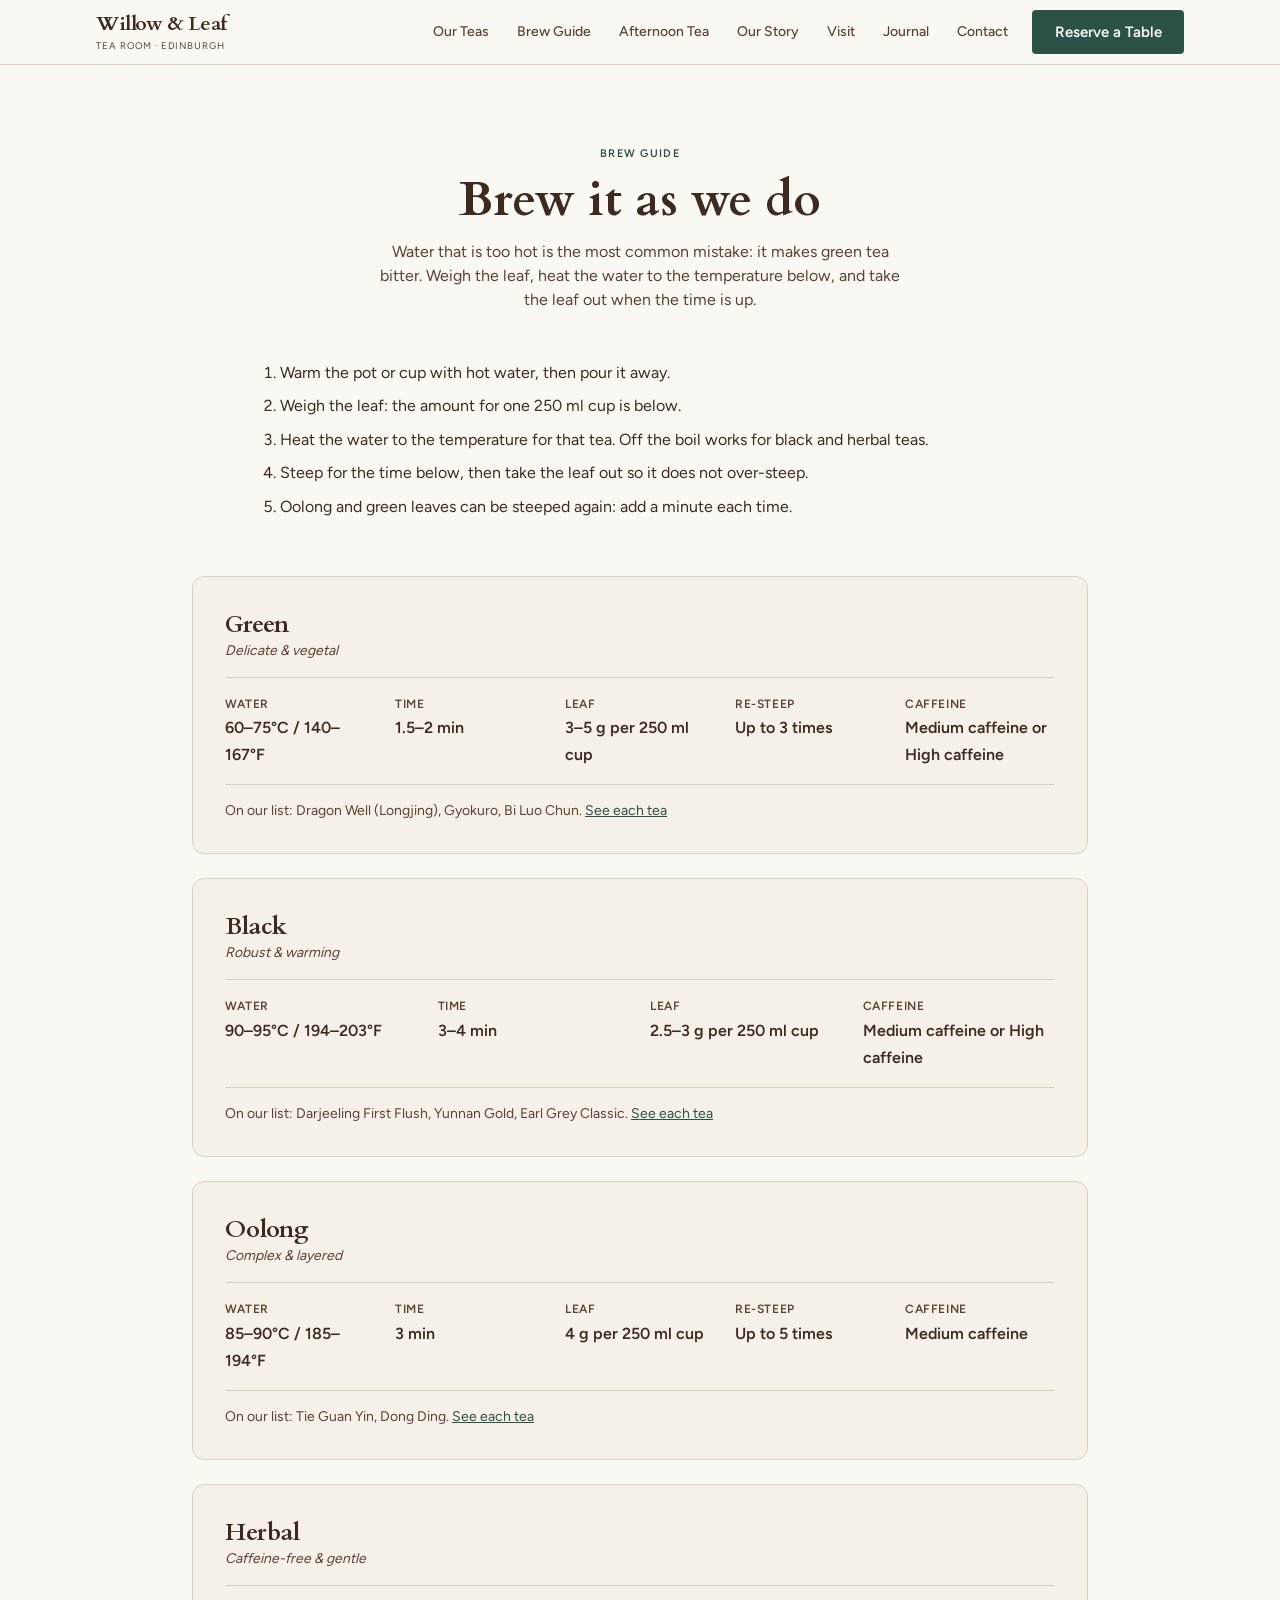
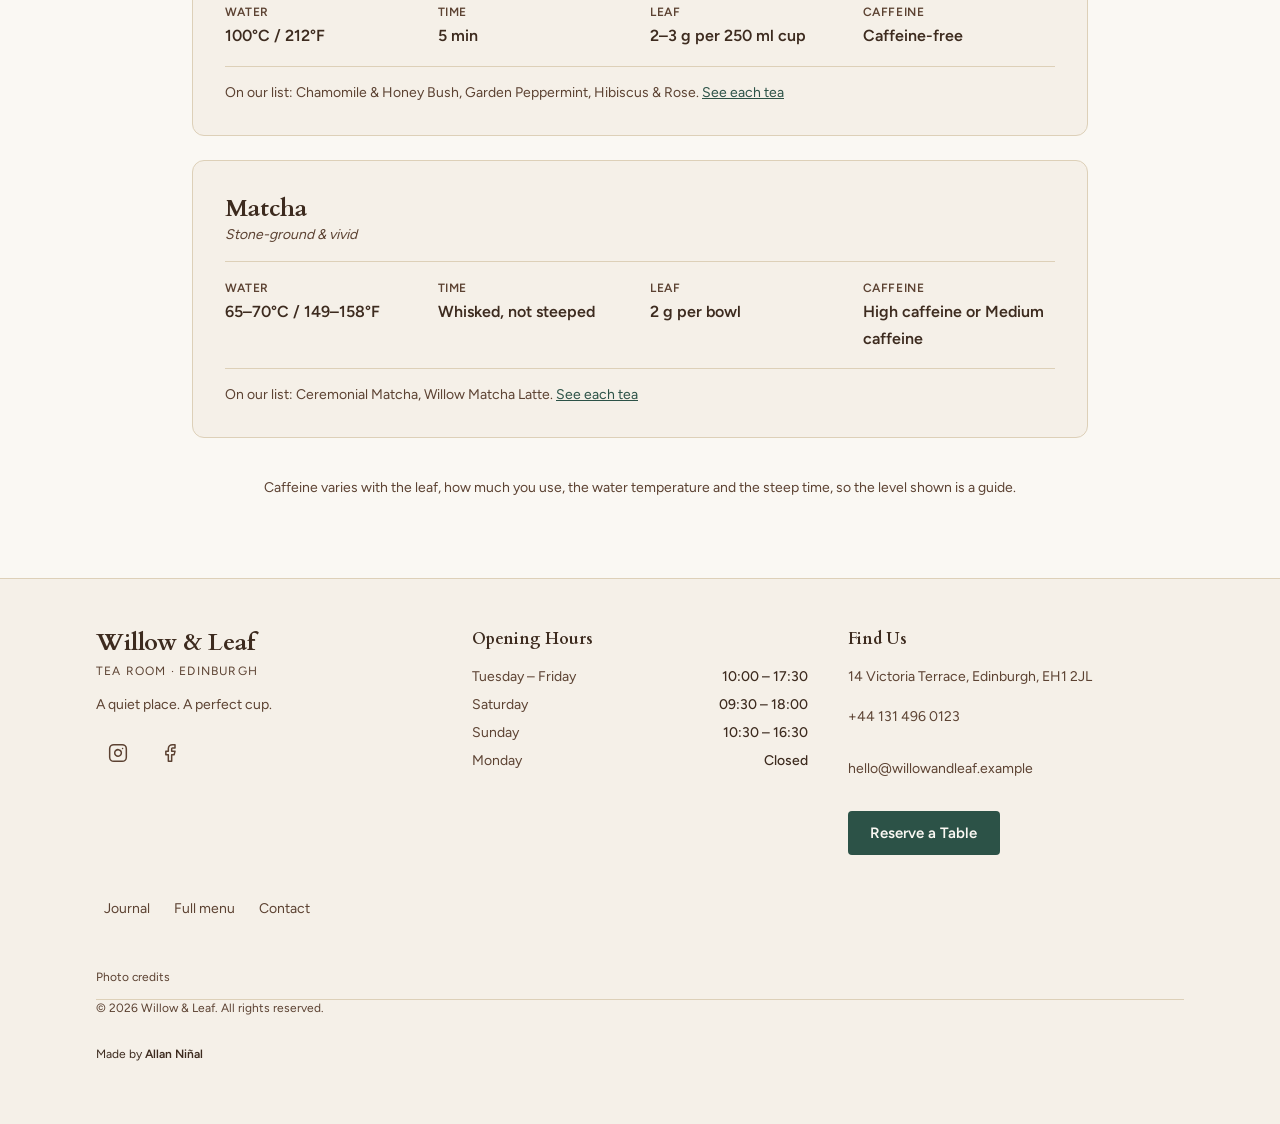
<file: brew/index.html>
<!DOCTYPE html><html lang="en" class="scroll-smooth"> <head><meta charset="utf-8"><meta name="viewport" content="width=device-width, initial-scale=1, viewport-fit=cover"><meta name="theme-color" content="#FAF8F3"><title>Brew Guide — Willow &amp; Leaf Tea Room</title><meta name="description" content="How to brew green, black, oolong, herbal and matcha tea at home: water temperature, steep time and how much leaf, from the tea list at Willow &#38; Leaf."><link rel="canonical" href="https://example.com/brew/"><meta name="robots" content="index, follow"><meta name="author" content="Willow &#38; Leaf"><!-- Open Graph --><meta property="og:title" content="Brew Guide — Willow &#38; Leaf Tea Room"><meta property="og:description" content="How to brew green, black, oolong, herbal and matcha tea at home: water temperature, steep time and how much leaf, from the tea list at Willow &#38; Leaf."><meta property="og:url" content="https://example.com/brew/"><meta property="og:type" content="website"><meta property="og:site_name" content="The Willow &#38; Leaf Tea Room — Afternoon Tea &#38; Rare Teas"><meta property="og:locale" content="en_GB"><meta property="og:image" content="https://example.com/og-image.png"><meta property="og:image:type" content="image/png"><meta property="og:image:width" content="1200"><meta property="og:image:height" content="630"><meta property="og:image:alt" content="The Willow &#38; Leaf Tea Room — A quiet place. A perfect cup."><!-- Twitter / X --><meta name="twitter:card" content="summary_large_image"><meta name="twitter:title" content="Brew Guide — Willow &#38; Leaf Tea Room"><meta name="twitter:description" content="How to brew green, black, oolong, herbal and matcha tea at home: water temperature, steep time and how much leaf, from the tea list at Willow &#38; Leaf."><meta name="twitter:image" content="https://example.com/og-image.png"><link rel="icon" href="../favicon.svg" type="image/svg+xml"><link rel="apple-touch-icon" href="../favicon.svg"><script type="application/ld+json">{"@context":"https://schema.org","@type":"CafeOrCoffeeShop","name":"The Willow & Leaf Tea Room","description":"A serene Edinburgh tea room: curated green, black, oolong, herbal and matcha teas, and afternoon tea sets.","url":"https://example.com/","telephone":"+44 131 496 0123","email":"hello@willowandleaf.example","address":{"@type":"PostalAddress","streetAddress":"14 Victoria Terrace","addressLocality":"Edinburgh","addressRegion":"Scotland","postalCode":"EH1 2JL","addressCountry":"GB"},"geo":{"@type":"GeoCoordinates","latitude":55.949,"longitude":-3.1921},"openingHoursSpecification":[{"@type":"OpeningHoursSpecification","dayOfWeek":["Tuesday","Wednesday","Thursday","Friday"],"opens":"10:00","closes":"17:30"},{"@type":"OpeningHoursSpecification","dayOfWeek":"Saturday","opens":"09:30","closes":"18:00"},{"@type":"OpeningHoursSpecification","dayOfWeek":"Sunday","opens":"10:30","closes":"16:30"}],"hasMenu":"https://example.com/#teas","servesCuisine":"Tea Room","priceRange":"££","image":"https://example.com/og-image.png"}</script><script type="application/ld+json">{"@context":"https://schema.org","@type":"WebSite","name":"The Willow & Leaf Tea Room — Afternoon Tea & Rare Teas","url":"https://example.com/","description":"A serene Edinburgh tea room: curated green, black, oolong, herbal and matcha teas, and afternoon tea sets."}</script><script type="application/ld+json">{"@context":"https://schema.org","@type":"BreadcrumbList","itemListElement":[{"@type":"ListItem","position":1,"name":"Home","item":"https://example.com/"},{"@type":"ListItem","position":2,"name":"Brew Guide","item":"https://example.com/brew/"}]}</script><link rel="stylesheet" href="../assets/brew.DBA5MAsm.css">
<style>.brew-steps-general[data-astro-cid-ofp72skw]{list-style:decimal;padding-left:1.5rem;display:grid;gap:.5rem;color:var(--color-text);line-height:1.6}.guide[data-astro-cid-ofp72skw]{padding:clamp(1.25rem,4vw,2rem);border:1px solid var(--color-border);border-radius:.75rem;background:var(--color-surface);display:grid;gap:1rem}.guide__facts[data-astro-cid-ofp72skw]{display:grid;grid-template-columns:repeat(auto-fit,minmax(8rem,1fr));gap:.75rem 1.25rem;margin:0;padding:1rem 0;border-block:1px solid var(--color-border)}.guide__facts[data-astro-cid-ofp72skw] dt[data-astro-cid-ofp72skw]{font-size:.75rem;font-weight:600;text-transform:uppercase;letter-spacing:.05em;color:var(--color-text-muted)}.guide__facts[data-astro-cid-ofp72skw] dd[data-astro-cid-ofp72skw]{margin:0;font-weight:600;color:var(--color-text)}
</style></head> <body class="min-h-screen flex flex-col antialiased"> <header class="sticky top-0 z-50" style="background-color: var(--color-bg); border-bottom: 1px solid var(--color-border);" data-astro-cid-ctg3m53h> <div class="container-x" data-astro-cid-ctg3m53h> <div class="flex items-center justify-between h-16 gap-4" data-astro-cid-ctg3m53h> <!-- Wordmark --> <a href="../index.html" class="flex flex-col justify-center leading-none" style="min-height: 44px;" aria-label="Willow & Leaf Tea Room — home" data-astro-cid-ctg3m53h> <span class="font-display text-xl font-bold tracking-tight" style="color: var(--color-text);" data-astro-cid-ctg3m53h>Willow &amp; Leaf</span> <span class="text-xs font-sans tracking-widest uppercase" style="color: var(--color-text-muted); font-size: 0.6rem;" data-astro-cid-ctg3m53h>Tea Room &middot; Edinburgh</span> </a> <!-- Desktop nav --> <nav class="desktop-nav" aria-label="Main navigation" data-astro-cid-ctg3m53h> <a href="../index.html#teas" class="nav-link" data-astro-cid-ctg3m53h>Our Teas</a><a href="./index.html" class="nav-link" data-astro-cid-ctg3m53h>Brew Guide</a><a href="../index.html#afternoon-tea" class="nav-link" data-astro-cid-ctg3m53h>Afternoon Tea</a><a href="../index.html#story" class="nav-link" data-astro-cid-ctg3m53h>Our Story</a><a href="../index.html#reservations" class="nav-link" data-astro-cid-ctg3m53h>Visit</a><a href="../journal/index.html" class="nav-link" data-astro-cid-ctg3m53h>Journal</a><a href="../contact/index.html" class="nav-link" data-astro-cid-ctg3m53h>Contact</a> <a href="../index.html#reservations" class="btn-primary text-sm" style="min-height: 44px;" data-astro-cid-ctg3m53h>Reserve a Table</a> </nav> <!-- Phone: menu (no JavaScript) --> <details class="mobile-menu" data-astro-cid-ctg3m53h> <summary aria-label="Menu" data-astro-cid-ctg3m53h>Menu</summary> <nav aria-label="Mobile navigation" data-astro-cid-ctg3m53h> <a href="../index.html#teas" data-astro-cid-ctg3m53h>Our Teas</a><a href="./index.html" data-astro-cid-ctg3m53h>Brew Guide</a><a href="../index.html#afternoon-tea" data-astro-cid-ctg3m53h>Afternoon Tea</a><a href="../index.html#story" data-astro-cid-ctg3m53h>Our Story</a><a href="../index.html#reservations" data-astro-cid-ctg3m53h>Visit</a><a href="../journal/index.html" data-astro-cid-ctg3m53h>Journal</a><a href="../contact/index.html" data-astro-cid-ctg3m53h>Contact</a> <a href="../index.html#reservations" class="mobile-menu__cta" data-astro-cid-ctg3m53h>Reserve a Table</a> </nav> </details> </div> </div> </header>  <main id="main-content" class="flex-1">  <section class="container-x py-16 md:py-20" aria-labelledby="brew-heading" data-astro-cid-ofp72skw> <div class="text-center mb-12" data-astro-cid-ofp72skw> <p class="label-eyebrow mb-3" data-astro-cid-ofp72skw>Brew Guide</p> <h1 id="brew-heading" class="font-display text-4xl md:text-5xl font-bold" style="color: var(--color-text);" data-astro-cid-ofp72skw>Brew it as we do</h1> <p class="mt-4 mx-auto text-base" style="color: var(--color-text-muted); max-width: 54ch;" data-astro-cid-ofp72skw>
Water that is too hot is the most common mistake: it makes green tea bitter. Weigh the leaf, heat the water to the temperature below, and take the leaf out when the time is up.
</p> </div> <ol class="brew-steps-general max-w-3xl mx-auto mb-14" data-astro-cid-ofp72skw> <li data-astro-cid-ofp72skw>Warm the pot or cup with hot water, then pour it away.</li> <li data-astro-cid-ofp72skw>Weigh the leaf: the amount for one 250 ml cup is below.</li> <li data-astro-cid-ofp72skw>Heat the water to the temperature for that tea. Off the boil works for black and herbal teas.</li> <li data-astro-cid-ofp72skw>Steep for the time below, then take the leaf out so it does not over-steep.</li> <li data-astro-cid-ofp72skw>Oolong and green leaves can be steeped again: add a minute each time.</li> </ol> <div class="grid gap-6 max-w-4xl mx-auto" data-astro-cid-ofp72skw> <article class="guide" aria-labelledby="g-green" data-astro-cid-ofp72skw> <div class="guide__head" data-astro-cid-ofp72skw> <h2 id="g-green" class="font-display text-2xl font-bold" style="color: var(--color-text);" data-astro-cid-ofp72skw>Green</h2> <p class="text-sm italic" style="color: var(--color-text-muted);" data-astro-cid-ofp72skw>Delicate &amp; vegetal</p> </div> <dl class="guide__facts" data-astro-cid-ofp72skw> <div data-astro-cid-ofp72skw><dt data-astro-cid-ofp72skw>Water</dt><dd data-astro-cid-ofp72skw>60–75°C / 140–167°F</dd></div> <div data-astro-cid-ofp72skw><dt data-astro-cid-ofp72skw>Time</dt><dd data-astro-cid-ofp72skw>1.5–2 min</dd></div> <div data-astro-cid-ofp72skw><dt data-astro-cid-ofp72skw>Leaf</dt><dd data-astro-cid-ofp72skw>3–5 g per 250 ml cup</dd></div> <div data-astro-cid-ofp72skw><dt data-astro-cid-ofp72skw>Re-steep</dt><dd data-astro-cid-ofp72skw>Up to 3 times</dd></div> <div data-astro-cid-ofp72skw><dt data-astro-cid-ofp72skw>Caffeine</dt><dd data-astro-cid-ofp72skw>Medium caffeine or High caffeine</dd></div> </dl> <p class="text-sm" style="color: var(--color-text-muted);" data-astro-cid-ofp72skw>
On our list: Dragon Well (Longjing), Gyokuro, Bi Luo Chun. <a href="../index.html#teas" class="underline" style="color: var(--color-accent);" data-astro-cid-ofp72skw>See each tea</a> </p> </article><article class="guide" aria-labelledby="g-black" data-astro-cid-ofp72skw> <div class="guide__head" data-astro-cid-ofp72skw> <h2 id="g-black" class="font-display text-2xl font-bold" style="color: var(--color-text);" data-astro-cid-ofp72skw>Black</h2> <p class="text-sm italic" style="color: var(--color-text-muted);" data-astro-cid-ofp72skw>Robust &amp; warming</p> </div> <dl class="guide__facts" data-astro-cid-ofp72skw> <div data-astro-cid-ofp72skw><dt data-astro-cid-ofp72skw>Water</dt><dd data-astro-cid-ofp72skw>90–95°C / 194–203°F</dd></div> <div data-astro-cid-ofp72skw><dt data-astro-cid-ofp72skw>Time</dt><dd data-astro-cid-ofp72skw>3–4 min</dd></div> <div data-astro-cid-ofp72skw><dt data-astro-cid-ofp72skw>Leaf</dt><dd data-astro-cid-ofp72skw>2.5–3 g per 250 ml cup</dd></div>  <div data-astro-cid-ofp72skw><dt data-astro-cid-ofp72skw>Caffeine</dt><dd data-astro-cid-ofp72skw>Medium caffeine or High caffeine</dd></div> </dl> <p class="text-sm" style="color: var(--color-text-muted);" data-astro-cid-ofp72skw>
On our list: Darjeeling First Flush, Yunnan Gold, Earl Grey Classic. <a href="../index.html#teas" class="underline" style="color: var(--color-accent);" data-astro-cid-ofp72skw>See each tea</a> </p> </article><article class="guide" aria-labelledby="g-oolong" data-astro-cid-ofp72skw> <div class="guide__head" data-astro-cid-ofp72skw> <h2 id="g-oolong" class="font-display text-2xl font-bold" style="color: var(--color-text);" data-astro-cid-ofp72skw>Oolong</h2> <p class="text-sm italic" style="color: var(--color-text-muted);" data-astro-cid-ofp72skw>Complex &amp; layered</p> </div> <dl class="guide__facts" data-astro-cid-ofp72skw> <div data-astro-cid-ofp72skw><dt data-astro-cid-ofp72skw>Water</dt><dd data-astro-cid-ofp72skw>85–90°C / 185–194°F</dd></div> <div data-astro-cid-ofp72skw><dt data-astro-cid-ofp72skw>Time</dt><dd data-astro-cid-ofp72skw>3 min</dd></div> <div data-astro-cid-ofp72skw><dt data-astro-cid-ofp72skw>Leaf</dt><dd data-astro-cid-ofp72skw>4 g per 250 ml cup</dd></div> <div data-astro-cid-ofp72skw><dt data-astro-cid-ofp72skw>Re-steep</dt><dd data-astro-cid-ofp72skw>Up to 5 times</dd></div> <div data-astro-cid-ofp72skw><dt data-astro-cid-ofp72skw>Caffeine</dt><dd data-astro-cid-ofp72skw>Medium caffeine</dd></div> </dl> <p class="text-sm" style="color: var(--color-text-muted);" data-astro-cid-ofp72skw>
On our list: Tie Guan Yin, Dong Ding. <a href="../index.html#teas" class="underline" style="color: var(--color-accent);" data-astro-cid-ofp72skw>See each tea</a> </p> </article><article class="guide" aria-labelledby="g-herbal" data-astro-cid-ofp72skw> <div class="guide__head" data-astro-cid-ofp72skw> <h2 id="g-herbal" class="font-display text-2xl font-bold" style="color: var(--color-text);" data-astro-cid-ofp72skw>Herbal</h2> <p class="text-sm italic" style="color: var(--color-text-muted);" data-astro-cid-ofp72skw>Caffeine-free &amp; gentle</p> </div> <dl class="guide__facts" data-astro-cid-ofp72skw> <div data-astro-cid-ofp72skw><dt data-astro-cid-ofp72skw>Water</dt><dd data-astro-cid-ofp72skw>100°C / 212°F</dd></div> <div data-astro-cid-ofp72skw><dt data-astro-cid-ofp72skw>Time</dt><dd data-astro-cid-ofp72skw>5 min</dd></div> <div data-astro-cid-ofp72skw><dt data-astro-cid-ofp72skw>Leaf</dt><dd data-astro-cid-ofp72skw>2–3 g per 250 ml cup</dd></div>  <div data-astro-cid-ofp72skw><dt data-astro-cid-ofp72skw>Caffeine</dt><dd data-astro-cid-ofp72skw>Caffeine-free</dd></div> </dl> <p class="text-sm" style="color: var(--color-text-muted);" data-astro-cid-ofp72skw>
On our list: Chamomile &amp; Honey Bush, Garden Peppermint, Hibiscus &amp; Rose. <a href="../index.html#teas" class="underline" style="color: var(--color-accent);" data-astro-cid-ofp72skw>See each tea</a> </p> </article><article class="guide" aria-labelledby="g-matcha" data-astro-cid-ofp72skw> <div class="guide__head" data-astro-cid-ofp72skw> <h2 id="g-matcha" class="font-display text-2xl font-bold" style="color: var(--color-text);" data-astro-cid-ofp72skw>Matcha</h2> <p class="text-sm italic" style="color: var(--color-text-muted);" data-astro-cid-ofp72skw>Stone-ground &amp; vivid</p> </div> <dl class="guide__facts" data-astro-cid-ofp72skw> <div data-astro-cid-ofp72skw><dt data-astro-cid-ofp72skw>Water</dt><dd data-astro-cid-ofp72skw>65–70°C / 149–158°F</dd></div> <div data-astro-cid-ofp72skw><dt data-astro-cid-ofp72skw>Time</dt><dd data-astro-cid-ofp72skw>Whisked, not steeped</dd></div> <div data-astro-cid-ofp72skw><dt data-astro-cid-ofp72skw>Leaf</dt><dd data-astro-cid-ofp72skw>2 g per bowl</dd></div>  <div data-astro-cid-ofp72skw><dt data-astro-cid-ofp72skw>Caffeine</dt><dd data-astro-cid-ofp72skw>High caffeine or Medium caffeine</dd></div> </dl> <p class="text-sm" style="color: var(--color-text-muted);" data-astro-cid-ofp72skw>
On our list: Ceremonial Matcha, Willow Matcha Latte. <a href="../index.html#teas" class="underline" style="color: var(--color-accent);" data-astro-cid-ofp72skw>See each tea</a> </p> </article> </div> <p class="mt-10 text-center text-sm max-w-3xl mx-auto" style="color: var(--color-text-muted);" data-astro-cid-ofp72skw>Caffeine varies with the leaf, how much you use, the water temperature and the steep time, so the level shown is a guide.</p> </section>  </main> <footer style="background-color: var(--color-surface); border-top: 1px solid var(--color-border);" data-astro-cid-gcn2mc3v> <div class="container-x py-12" data-astro-cid-gcn2mc3v> <div class="grid grid-cols-1 md:grid-cols-3 gap-10" data-astro-cid-gcn2mc3v> <!-- Brand --> <div data-astro-cid-gcn2mc3v> <p class="font-display text-2xl font-bold" style="color: var(--color-text);" data-astro-cid-gcn2mc3v>Willow &amp; Leaf</p> <p class="text-xs tracking-widest uppercase mt-1 mb-4" style="color: var(--color-text-muted); font-family: Figtree, sans-serif;" data-astro-cid-gcn2mc3v>Tea Room · Edinburgh</p> <p class="text-sm" style="color: var(--color-text-muted);" data-astro-cid-gcn2mc3v>A quiet place. A perfect cup.</p> <div class="flex gap-2 mt-4" data-astro-cid-gcn2mc3v> <a href="https://instagram.com" target="_blank" rel="noopener noreferrer" aria-label="Instagram" class="hover:opacity-70 transition-opacity" style="color: var(--color-text-muted); display:inline-flex; align-items:center; justify-content:center; min-width:44px; min-height:44px;" data-astro-cid-gcn2mc3v> <!-- Instagram icon --> <svg width="20" height="20" viewBox="0 0 24 24" fill="none" stroke="currentColor" stroke-width="1.8" stroke-linecap="round" stroke-linejoin="round" aria-hidden="true" data-astro-cid-gcn2mc3v> <rect x="2" y="2" width="20" height="20" rx="5" ry="5" data-astro-cid-gcn2mc3v></rect><path d="M16 11.37A4 4 0 1 1 12.63 8 4 4 0 0 1 16 11.37z" data-astro-cid-gcn2mc3v></path><line x1="17.5" y1="6.5" x2="17.51" y2="6.5" data-astro-cid-gcn2mc3v></line> </svg> </a> <a href="https://facebook.com" target="_blank" rel="noopener noreferrer" aria-label="Facebook" class="hover:opacity-70 transition-opacity" style="color: var(--color-text-muted); display:inline-flex; align-items:center; justify-content:center; min-width:44px; min-height:44px;" data-astro-cid-gcn2mc3v> <svg width="20" height="20" viewBox="0 0 24 24" fill="none" stroke="currentColor" stroke-width="1.8" stroke-linecap="round" stroke-linejoin="round" aria-hidden="true" data-astro-cid-gcn2mc3v> <path d="M18 2h-3a5 5 0 0 0-5 5v3H7v4h3v8h4v-8h3l1-4h-4V7a1 1 0 0 1 1-1h3z" data-astro-cid-gcn2mc3v></path> </svg> </a> </div> </div> <!-- Hours --> <div data-astro-cid-gcn2mc3v> <h2 class="font-display text-base font-bold mb-4" style="color: var(--color-text);" data-astro-cid-gcn2mc3v>Opening Hours</h2> <dl class="space-y-2" data-astro-cid-gcn2mc3v> <div class="flex justify-between gap-4 text-sm" data-astro-cid-gcn2mc3v> <dt style="color: var(--color-text-muted);" data-astro-cid-gcn2mc3v>Tuesday – Friday</dt> <dd class="font-medium" style="color: var(--color-text);" data-astro-cid-gcn2mc3v>10:00 – 17:30</dd> </div><div class="flex justify-between gap-4 text-sm" data-astro-cid-gcn2mc3v> <dt style="color: var(--color-text-muted);" data-astro-cid-gcn2mc3v>Saturday</dt> <dd class="font-medium" style="color: var(--color-text);" data-astro-cid-gcn2mc3v>09:30 – 18:00</dd> </div><div class="flex justify-between gap-4 text-sm" data-astro-cid-gcn2mc3v> <dt style="color: var(--color-text-muted);" data-astro-cid-gcn2mc3v>Sunday</dt> <dd class="font-medium" style="color: var(--color-text);" data-astro-cid-gcn2mc3v>10:30 – 16:30</dd> </div><div class="flex justify-between gap-4 text-sm" data-astro-cid-gcn2mc3v> <dt style="color: var(--color-text-muted);" data-astro-cid-gcn2mc3v>Monday</dt> <dd class="font-medium" style="color: var(--color-text);" data-astro-cid-gcn2mc3v>Closed</dd> </div> </dl> </div> <!-- Contact --> <div data-astro-cid-gcn2mc3v> <h2 class="font-display text-base font-bold mb-4" style="color: var(--color-text);" data-astro-cid-gcn2mc3v>Find Us</h2> <address class="not-italic space-y-2 text-sm" style="color: var(--color-text-muted);" data-astro-cid-gcn2mc3v> <p data-astro-cid-gcn2mc3v>14 Victoria Terrace, Edinburgh, EH1 2JL</p> <p data-astro-cid-gcn2mc3v> <a href="tel:+441314960123" class="hover:underline" style="color: var(--color-text-muted); display:inline-flex; align-items:center; min-height:44px;" data-astro-cid-gcn2mc3v>+44 131 496 0123</a> </p> <p data-astro-cid-gcn2mc3v> <a href="mailto:hello@willowandleaf.example" class="hover:underline" style="color: var(--color-text-muted); display:inline-flex; align-items:center; min-height:44px;" data-astro-cid-gcn2mc3v>hello@willowandleaf.example</a> </p> </address> <div class="mt-5" data-astro-cid-gcn2mc3v> <a href="../index.html#reservations" class="btn-primary text-sm" data-astro-cid-gcn2mc3v>Reserve a Table</a> </div> </div> </div> <nav aria-label="Pages" class="mt-8 text-sm flex flex-wrap gap-x-2" data-astro-cid-gcn2mc3v> <a href="../journal/index.html" style="color: var(--color-text-muted); padding: 0 0.5rem; display:inline-flex; align-items:center; min-height:44px;" data-astro-cid-gcn2mc3v>Journal</a> <a href="../menu/index.html" style="color: var(--color-text-muted); padding: 0 0.5rem; display:inline-flex; align-items:center; min-height:44px;" data-astro-cid-gcn2mc3v>Full menu</a> <a href="../contact/index.html" style="color: var(--color-text-muted); padding: 0 0.5rem; display:inline-flex; align-items:center; min-height:44px;" data-astro-cid-gcn2mc3v>Contact</a> </nav> <!-- Photo credits. Required while you use the demo photos (Unsplash asks for
         the photographer and a link). Delete this whole <details> block once you
         have replaced the photos with your own. --> <details class="mt-6 text-xs" style="color: var(--color-text-muted);" data-photo-credits data-astro-cid-gcn2mc3v> <summary style="cursor: pointer; min-height: 44px; display: flex; align-items: center;" data-astro-cid-gcn2mc3v>Photo credits</summary> <p class="mt-2" data-astro-cid-gcn2mc3v>
Demo photographs from <a href="https://unsplash.com/?utm_source=allanninal_dev&utm_medium=referral" style="text-decoration: underline;" data-astro-cid-gcn2mc3v>Unsplash</a>. Replace them, and these credits, with your own before launch.
</p> <ul class="mt-2 space-y-1 list-none p-0" data-astro-cid-gcn2mc3v> <li data-astro-cid-gcn2mc3v>Tea room hero: Photo by <a href="https://unsplash.com/@tom_macret?utm_source=allanninal_dev&utm_medium=referral" style="text-decoration: underline;" data-astro-cid-gcn2mc3v>Tom Macret</a> on <a href="https://unsplash.com/photos/1_xwVP_vsGY?utm_source=allanninal_dev&utm_medium=referral" style="text-decoration: underline;" data-astro-cid-gcn2mc3v>Unsplash</a></li><li data-astro-cid-gcn2mc3v>Main tea room: Photo by <a href="https://unsplash.com/@next_angus?utm_source=allanninal_dev&utm_medium=referral" style="text-decoration: underline;" data-astro-cid-gcn2mc3v>angus chow</a> on <a href="https://unsplash.com/photos/ofVDtGFlFVE?utm_source=allanninal_dev&utm_medium=referral" style="text-decoration: underline;" data-astro-cid-gcn2mc3v>Unsplash</a></li><li data-astro-cid-gcn2mc3v>Matcha preparation: Photo by <a href="https://unsplash.com/@danielstiel?utm_source=allanninal_dev&utm_medium=referral" style="text-decoration: underline;" data-astro-cid-gcn2mc3v>Daniel Stiel</a> on <a href="https://unsplash.com/photos/DzVKl4U-3NA?utm_source=allanninal_dev&utm_medium=referral" style="text-decoration: underline;" data-astro-cid-gcn2mc3v>Unsplash</a></li><li data-astro-cid-gcn2mc3v>Three-tier stand: Photo by <a href="https://unsplash.com/@micheile?utm_source=allanninal_dev&utm_medium=referral" style="text-decoration: underline;" data-astro-cid-gcn2mc3v>micheile henderson</a> on <a href="https://unsplash.com/photos/ofHmRLuKfmw?utm_source=allanninal_dev&utm_medium=referral" style="text-decoration: underline;" data-astro-cid-gcn2mc3v>Unsplash</a></li><li data-astro-cid-gcn2mc3v>Tea selection: Photo by <a href="https://unsplash.com/@mediha32?utm_source=allanninal_dev&utm_medium=referral" style="text-decoration: underline;" data-astro-cid-gcn2mc3v>mediha ekici</a> on <a href="https://unsplash.com/photos/zTtMi-kh7Uo?utm_source=allanninal_dev&utm_medium=referral" style="text-decoration: underline;" data-astro-cid-gcn2mc3v>Unsplash</a></li><li data-astro-cid-gcn2mc3v>Handmade teaware: Photo by <a href="https://unsplash.com/@eprouzet?utm_source=allanninal_dev&utm_medium=referral" style="text-decoration: underline;" data-astro-cid-gcn2mc3v>Eric Prouzet</a> on <a href="https://unsplash.com/photos/ci5XSX79brI?utm_source=allanninal_dev&utm_medium=referral" style="text-decoration: underline;" data-astro-cid-gcn2mc3v>Unsplash</a></li><li data-astro-cid-gcn2mc3v>Garden terrace: Photo by <a href="https://unsplash.com/@nicknight?utm_source=allanninal_dev&utm_medium=referral" style="text-decoration: underline;" data-astro-cid-gcn2mc3v>Nick Night</a> on <a href="https://unsplash.com/photos/8C5n-gZHw6s?utm_source=allanninal_dev&utm_medium=referral" style="text-decoration: underline;" data-astro-cid-gcn2mc3v>Unsplash</a></li> </ul> </details> <!-- Bottom bar --> <hr class="section-rule my-8" data-astro-cid-gcn2mc3v> <p class="text-xs" style="color: var(--color-text-muted);" data-astro-cid-gcn2mc3v>&copy; 2026 Willow &amp; Leaf. All rights reserved.</p>  <p class="maker-credit" data-maker-credit="1" data-astro-cid-gcn2mc3v>Made by <a style="display:inline-flex; align-items:center; min-height:44px;" href="https://www.linkedin.com/in/allanninal/" data-maker-credit="1" target="_blank" rel="noopener noreferrer" data-astro-cid-gcn2mc3v>Allan Ni&ntilde;al</a></p> </div> </footer>   </body></html>
</file>
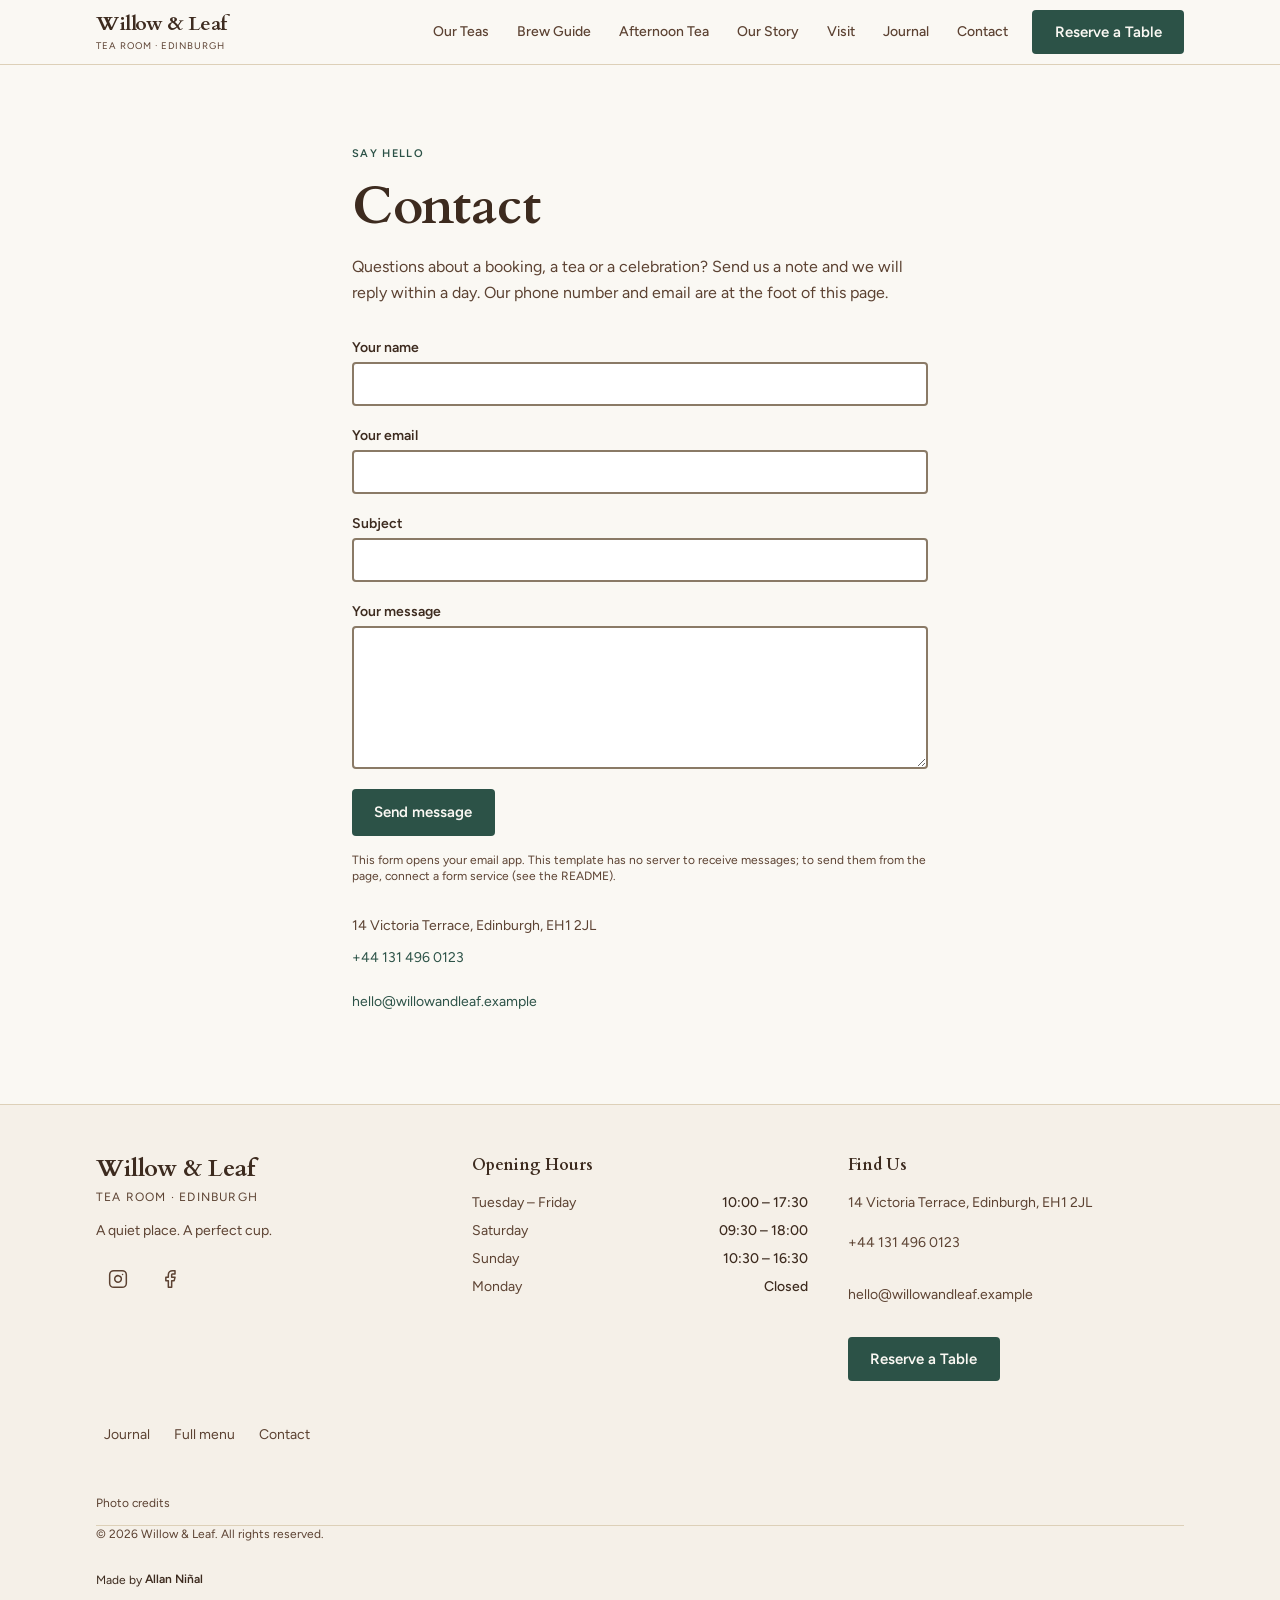
<file: contact/index.html>
<!DOCTYPE html><html lang="en" class="scroll-smooth"> <head><meta charset="utf-8"><meta name="viewport" content="width=device-width, initial-scale=1, viewport-fit=cover"><meta name="theme-color" content="#FAF8F3"><title>Contact — Willow &amp; Leaf</title><meta name="description" content="Write to Willow &#38; Leaf: a booking, a tea or a celebration."><link rel="canonical" href="https://example.com/contact/"><meta name="robots" content="index, follow"><meta name="author" content="Willow &#38; Leaf"><!-- Open Graph --><meta property="og:title" content="Contact — Willow &#38; Leaf"><meta property="og:description" content="Write to Willow &#38; Leaf: a booking, a tea or a celebration."><meta property="og:url" content="https://example.com/contact/"><meta property="og:type" content="website"><meta property="og:site_name" content="The Willow &#38; Leaf Tea Room — Afternoon Tea &#38; Rare Teas"><meta property="og:locale" content="en_GB"><meta property="og:image" content="https://example.com/og-image.png"><meta property="og:image:type" content="image/png"><meta property="og:image:width" content="1200"><meta property="og:image:height" content="630"><meta property="og:image:alt" content="The Willow &#38; Leaf Tea Room — A quiet place. A perfect cup."><!-- Twitter / X --><meta name="twitter:card" content="summary_large_image"><meta name="twitter:title" content="Contact — Willow &#38; Leaf"><meta name="twitter:description" content="Write to Willow &#38; Leaf: a booking, a tea or a celebration."><meta name="twitter:image" content="https://example.com/og-image.png"><link rel="icon" href="../favicon.svg" type="image/svg+xml"><link rel="apple-touch-icon" href="../favicon.svg"><script type="application/ld+json">{"@context":"https://schema.org","@type":"CafeOrCoffeeShop","name":"The Willow & Leaf Tea Room","description":"A serene Edinburgh tea room: curated green, black, oolong, herbal and matcha teas, and afternoon tea sets.","url":"https://example.com/","telephone":"+44 131 496 0123","email":"hello@willowandleaf.example","address":{"@type":"PostalAddress","streetAddress":"14 Victoria Terrace","addressLocality":"Edinburgh","addressRegion":"Scotland","postalCode":"EH1 2JL","addressCountry":"GB"},"geo":{"@type":"GeoCoordinates","latitude":55.949,"longitude":-3.1921},"openingHoursSpecification":[{"@type":"OpeningHoursSpecification","dayOfWeek":["Tuesday","Wednesday","Thursday","Friday"],"opens":"10:00","closes":"17:30"},{"@type":"OpeningHoursSpecification","dayOfWeek":"Saturday","opens":"09:30","closes":"18:00"},{"@type":"OpeningHoursSpecification","dayOfWeek":"Sunday","opens":"10:30","closes":"16:30"}],"hasMenu":"https://example.com/#teas","servesCuisine":"Tea Room","priceRange":"££","image":"https://example.com/og-image.png"}</script><script type="application/ld+json">{"@context":"https://schema.org","@type":"WebSite","name":"The Willow & Leaf Tea Room — Afternoon Tea & Rare Teas","url":"https://example.com/","description":"A serene Edinburgh tea room: curated green, black, oolong, herbal and matcha teas, and afternoon tea sets."}</script><script type="application/ld+json">{"@context":"https://schema.org","@type":"BreadcrumbList","itemListElement":[{"@type":"ListItem","position":1,"name":"Home","item":"https://example.com/"},{"@type":"ListItem","position":2,"name":"Contact","item":"https://example.com/contact/"}]}</script><link rel="stylesheet" href="../assets/brew.DBA5MAsm.css"></head> <body class="min-h-screen flex flex-col antialiased"> <header class="sticky top-0 z-50" style="background-color: var(--color-bg); border-bottom: 1px solid var(--color-border);" data-astro-cid-ctg3m53h> <div class="container-x" data-astro-cid-ctg3m53h> <div class="flex items-center justify-between h-16 gap-4" data-astro-cid-ctg3m53h> <!-- Wordmark --> <a href="../index.html" class="flex flex-col justify-center leading-none" style="min-height: 44px;" aria-label="Willow & Leaf Tea Room — home" data-astro-cid-ctg3m53h> <span class="font-display text-xl font-bold tracking-tight" style="color: var(--color-text);" data-astro-cid-ctg3m53h>Willow &amp; Leaf</span> <span class="text-xs font-sans tracking-widest uppercase" style="color: var(--color-text-muted); font-size: 0.6rem;" data-astro-cid-ctg3m53h>Tea Room &middot; Edinburgh</span> </a> <!-- Desktop nav --> <nav class="desktop-nav" aria-label="Main navigation" data-astro-cid-ctg3m53h> <a href="../index.html#teas" class="nav-link" data-astro-cid-ctg3m53h>Our Teas</a><a href="../brew/index.html" class="nav-link" data-astro-cid-ctg3m53h>Brew Guide</a><a href="../index.html#afternoon-tea" class="nav-link" data-astro-cid-ctg3m53h>Afternoon Tea</a><a href="../index.html#story" class="nav-link" data-astro-cid-ctg3m53h>Our Story</a><a href="../index.html#reservations" class="nav-link" data-astro-cid-ctg3m53h>Visit</a><a href="../journal/index.html" class="nav-link" data-astro-cid-ctg3m53h>Journal</a><a href="./index.html" class="nav-link" data-astro-cid-ctg3m53h>Contact</a> <a href="../index.html#reservations" class="btn-primary text-sm" style="min-height: 44px;" data-astro-cid-ctg3m53h>Reserve a Table</a> </nav> <!-- Phone: menu (no JavaScript) --> <details class="mobile-menu" data-astro-cid-ctg3m53h> <summary aria-label="Menu" data-astro-cid-ctg3m53h>Menu</summary> <nav aria-label="Mobile navigation" data-astro-cid-ctg3m53h> <a href="../index.html#teas" data-astro-cid-ctg3m53h>Our Teas</a><a href="../brew/index.html" data-astro-cid-ctg3m53h>Brew Guide</a><a href="../index.html#afternoon-tea" data-astro-cid-ctg3m53h>Afternoon Tea</a><a href="../index.html#story" data-astro-cid-ctg3m53h>Our Story</a><a href="../index.html#reservations" data-astro-cid-ctg3m53h>Visit</a><a href="../journal/index.html" data-astro-cid-ctg3m53h>Journal</a><a href="./index.html" data-astro-cid-ctg3m53h>Contact</a> <a href="../index.html#reservations" class="mobile-menu__cta" data-astro-cid-ctg3m53h>Reserve a Table</a> </nav> </details> </div> </div> </header>  <main id="main-content" class="flex-1">  <section class="container-x py-20" aria-labelledby="contact-heading"> <div class="max-w-xl mx-auto"> <p class="label-eyebrow mb-3">Say hello</p> <h1 id="contact-heading" class="font-display font-bold" style="font-size: clamp(2.25rem, 5vw, 3.25rem); color: var(--color-text);">Contact</h1> <p class="mt-4 text-base leading-relaxed" style="color: var(--color-text-muted);">Questions about a booking, a tea or a celebration? Send us a note and we will reply within a day. Our phone number and email are at the foot of this page.</p> <!--
        No back end. This form opens the visitor's email app, addressed to the
        address below. To send messages from the page itself, point `action` at a
        form service (Formspree, Formspark, Web3Forms, Netlify Forms...), remove
        enctype, and set method="post" as that service describes.
      --> <form action="mailto:hello@willowandleaf.example" method="post" enctype="text/plain" class="mt-8 grid gap-5"> <label class="grid gap-1 text-sm font-semibold" style="color: var(--color-text);">Your name
<input type="text" name="name" required autocomplete="name" class="field"> </label> <label class="grid gap-1 text-sm font-semibold" style="color: var(--color-text);">Your email
<input type="email" name="email" required autocomplete="email" class="field"> </label> <label class="grid gap-1 text-sm font-semibold" style="color: var(--color-text);">Subject
<input type="text" name="subject" class="field"> </label> <label class="grid gap-1 text-sm font-semibold" style="color: var(--color-text);">Your message
<textarea name="message" rows="6" required class="field"></textarea> </label> <div><button type="submit" class="btn-primary">Send message</button></div> </form> <p class="mt-4 text-xs" style="color: var(--color-text-muted);">
This form opens your email app. This template has no server to receive messages; to send them from the page, connect a form service (see the README).
</p> <address class="not-italic mt-8 text-sm" style="color: var(--color-text-muted);"> 14 Victoria Terrace, Edinburgh, EH1 2JL<br> <a href="tel:+441314960123" style="color: var(--color-accent); display: inline-flex; align-items: center; min-height: 44px;">+44 131 496 0123</a><br> <a href="mailto:hello@willowandleaf.example" style="color: var(--color-accent); display: inline-flex; align-items: center; min-height: 44px;">hello@willowandleaf.example</a> </address> </div> </section>  </main> <footer style="background-color: var(--color-surface); border-top: 1px solid var(--color-border);" data-astro-cid-gcn2mc3v> <div class="container-x py-12" data-astro-cid-gcn2mc3v> <div class="grid grid-cols-1 md:grid-cols-3 gap-10" data-astro-cid-gcn2mc3v> <!-- Brand --> <div data-astro-cid-gcn2mc3v> <p class="font-display text-2xl font-bold" style="color: var(--color-text);" data-astro-cid-gcn2mc3v>Willow &amp; Leaf</p> <p class="text-xs tracking-widest uppercase mt-1 mb-4" style="color: var(--color-text-muted); font-family: Figtree, sans-serif;" data-astro-cid-gcn2mc3v>Tea Room · Edinburgh</p> <p class="text-sm" style="color: var(--color-text-muted);" data-astro-cid-gcn2mc3v>A quiet place. A perfect cup.</p> <div class="flex gap-2 mt-4" data-astro-cid-gcn2mc3v> <a href="https://instagram.com" target="_blank" rel="noopener noreferrer" aria-label="Instagram" class="hover:opacity-70 transition-opacity" style="color: var(--color-text-muted); display:inline-flex; align-items:center; justify-content:center; min-width:44px; min-height:44px;" data-astro-cid-gcn2mc3v> <!-- Instagram icon --> <svg width="20" height="20" viewBox="0 0 24 24" fill="none" stroke="currentColor" stroke-width="1.8" stroke-linecap="round" stroke-linejoin="round" aria-hidden="true" data-astro-cid-gcn2mc3v> <rect x="2" y="2" width="20" height="20" rx="5" ry="5" data-astro-cid-gcn2mc3v></rect><path d="M16 11.37A4 4 0 1 1 12.63 8 4 4 0 0 1 16 11.37z" data-astro-cid-gcn2mc3v></path><line x1="17.5" y1="6.5" x2="17.51" y2="6.5" data-astro-cid-gcn2mc3v></line> </svg> </a> <a href="https://facebook.com" target="_blank" rel="noopener noreferrer" aria-label="Facebook" class="hover:opacity-70 transition-opacity" style="color: var(--color-text-muted); display:inline-flex; align-items:center; justify-content:center; min-width:44px; min-height:44px;" data-astro-cid-gcn2mc3v> <svg width="20" height="20" viewBox="0 0 24 24" fill="none" stroke="currentColor" stroke-width="1.8" stroke-linecap="round" stroke-linejoin="round" aria-hidden="true" data-astro-cid-gcn2mc3v> <path d="M18 2h-3a5 5 0 0 0-5 5v3H7v4h3v8h4v-8h3l1-4h-4V7a1 1 0 0 1 1-1h3z" data-astro-cid-gcn2mc3v></path> </svg> </a> </div> </div> <!-- Hours --> <div data-astro-cid-gcn2mc3v> <h2 class="font-display text-base font-bold mb-4" style="color: var(--color-text);" data-astro-cid-gcn2mc3v>Opening Hours</h2> <dl class="space-y-2" data-astro-cid-gcn2mc3v> <div class="flex justify-between gap-4 text-sm" data-astro-cid-gcn2mc3v> <dt style="color: var(--color-text-muted);" data-astro-cid-gcn2mc3v>Tuesday – Friday</dt> <dd class="font-medium" style="color: var(--color-text);" data-astro-cid-gcn2mc3v>10:00 – 17:30</dd> </div><div class="flex justify-between gap-4 text-sm" data-astro-cid-gcn2mc3v> <dt style="color: var(--color-text-muted);" data-astro-cid-gcn2mc3v>Saturday</dt> <dd class="font-medium" style="color: var(--color-text);" data-astro-cid-gcn2mc3v>09:30 – 18:00</dd> </div><div class="flex justify-between gap-4 text-sm" data-astro-cid-gcn2mc3v> <dt style="color: var(--color-text-muted);" data-astro-cid-gcn2mc3v>Sunday</dt> <dd class="font-medium" style="color: var(--color-text);" data-astro-cid-gcn2mc3v>10:30 – 16:30</dd> </div><div class="flex justify-between gap-4 text-sm" data-astro-cid-gcn2mc3v> <dt style="color: var(--color-text-muted);" data-astro-cid-gcn2mc3v>Monday</dt> <dd class="font-medium" style="color: var(--color-text);" data-astro-cid-gcn2mc3v>Closed</dd> </div> </dl> </div> <!-- Contact --> <div data-astro-cid-gcn2mc3v> <h2 class="font-display text-base font-bold mb-4" style="color: var(--color-text);" data-astro-cid-gcn2mc3v>Find Us</h2> <address class="not-italic space-y-2 text-sm" style="color: var(--color-text-muted);" data-astro-cid-gcn2mc3v> <p data-astro-cid-gcn2mc3v>14 Victoria Terrace, Edinburgh, EH1 2JL</p> <p data-astro-cid-gcn2mc3v> <a href="tel:+441314960123" class="hover:underline" style="color: var(--color-text-muted); display:inline-flex; align-items:center; min-height:44px;" data-astro-cid-gcn2mc3v>+44 131 496 0123</a> </p> <p data-astro-cid-gcn2mc3v> <a href="mailto:hello@willowandleaf.example" class="hover:underline" style="color: var(--color-text-muted); display:inline-flex; align-items:center; min-height:44px;" data-astro-cid-gcn2mc3v>hello@willowandleaf.example</a> </p> </address> <div class="mt-5" data-astro-cid-gcn2mc3v> <a href="../index.html#reservations" class="btn-primary text-sm" data-astro-cid-gcn2mc3v>Reserve a Table</a> </div> </div> </div> <nav aria-label="Pages" class="mt-8 text-sm flex flex-wrap gap-x-2" data-astro-cid-gcn2mc3v> <a href="../journal/index.html" style="color: var(--color-text-muted); padding: 0 0.5rem; display:inline-flex; align-items:center; min-height:44px;" data-astro-cid-gcn2mc3v>Journal</a> <a href="../menu/index.html" style="color: var(--color-text-muted); padding: 0 0.5rem; display:inline-flex; align-items:center; min-height:44px;" data-astro-cid-gcn2mc3v>Full menu</a> <a href="./index.html" style="color: var(--color-text-muted); padding: 0 0.5rem; display:inline-flex; align-items:center; min-height:44px;" data-astro-cid-gcn2mc3v>Contact</a> </nav> <!-- Photo credits. Required while you use the demo photos (Unsplash asks for
         the photographer and a link). Delete this whole <details> block once you
         have replaced the photos with your own. --> <details class="mt-6 text-xs" style="color: var(--color-text-muted);" data-photo-credits data-astro-cid-gcn2mc3v> <summary style="cursor: pointer; min-height: 44px; display: flex; align-items: center;" data-astro-cid-gcn2mc3v>Photo credits</summary> <p class="mt-2" data-astro-cid-gcn2mc3v>
Demo photographs from <a href="https://unsplash.com/?utm_source=allanninal_dev&utm_medium=referral" style="text-decoration: underline;" data-astro-cid-gcn2mc3v>Unsplash</a>. Replace them, and these credits, with your own before launch.
</p> <ul class="mt-2 space-y-1 list-none p-0" data-astro-cid-gcn2mc3v> <li data-astro-cid-gcn2mc3v>Tea room hero: Photo by <a href="https://unsplash.com/@tom_macret?utm_source=allanninal_dev&utm_medium=referral" style="text-decoration: underline;" data-astro-cid-gcn2mc3v>Tom Macret</a> on <a href="https://unsplash.com/photos/1_xwVP_vsGY?utm_source=allanninal_dev&utm_medium=referral" style="text-decoration: underline;" data-astro-cid-gcn2mc3v>Unsplash</a></li><li data-astro-cid-gcn2mc3v>Main tea room: Photo by <a href="https://unsplash.com/@next_angus?utm_source=allanninal_dev&utm_medium=referral" style="text-decoration: underline;" data-astro-cid-gcn2mc3v>angus chow</a> on <a href="https://unsplash.com/photos/ofVDtGFlFVE?utm_source=allanninal_dev&utm_medium=referral" style="text-decoration: underline;" data-astro-cid-gcn2mc3v>Unsplash</a></li><li data-astro-cid-gcn2mc3v>Matcha preparation: Photo by <a href="https://unsplash.com/@danielstiel?utm_source=allanninal_dev&utm_medium=referral" style="text-decoration: underline;" data-astro-cid-gcn2mc3v>Daniel Stiel</a> on <a href="https://unsplash.com/photos/DzVKl4U-3NA?utm_source=allanninal_dev&utm_medium=referral" style="text-decoration: underline;" data-astro-cid-gcn2mc3v>Unsplash</a></li><li data-astro-cid-gcn2mc3v>Three-tier stand: Photo by <a href="https://unsplash.com/@micheile?utm_source=allanninal_dev&utm_medium=referral" style="text-decoration: underline;" data-astro-cid-gcn2mc3v>micheile henderson</a> on <a href="https://unsplash.com/photos/ofHmRLuKfmw?utm_source=allanninal_dev&utm_medium=referral" style="text-decoration: underline;" data-astro-cid-gcn2mc3v>Unsplash</a></li><li data-astro-cid-gcn2mc3v>Tea selection: Photo by <a href="https://unsplash.com/@mediha32?utm_source=allanninal_dev&utm_medium=referral" style="text-decoration: underline;" data-astro-cid-gcn2mc3v>mediha ekici</a> on <a href="https://unsplash.com/photos/zTtMi-kh7Uo?utm_source=allanninal_dev&utm_medium=referral" style="text-decoration: underline;" data-astro-cid-gcn2mc3v>Unsplash</a></li><li data-astro-cid-gcn2mc3v>Handmade teaware: Photo by <a href="https://unsplash.com/@eprouzet?utm_source=allanninal_dev&utm_medium=referral" style="text-decoration: underline;" data-astro-cid-gcn2mc3v>Eric Prouzet</a> on <a href="https://unsplash.com/photos/ci5XSX79brI?utm_source=allanninal_dev&utm_medium=referral" style="text-decoration: underline;" data-astro-cid-gcn2mc3v>Unsplash</a></li><li data-astro-cid-gcn2mc3v>Garden terrace: Photo by <a href="https://unsplash.com/@nicknight?utm_source=allanninal_dev&utm_medium=referral" style="text-decoration: underline;" data-astro-cid-gcn2mc3v>Nick Night</a> on <a href="https://unsplash.com/photos/8C5n-gZHw6s?utm_source=allanninal_dev&utm_medium=referral" style="text-decoration: underline;" data-astro-cid-gcn2mc3v>Unsplash</a></li> </ul> </details> <!-- Bottom bar --> <hr class="section-rule my-8" data-astro-cid-gcn2mc3v> <p class="text-xs" style="color: var(--color-text-muted);" data-astro-cid-gcn2mc3v>&copy; 2026 Willow &amp; Leaf. All rights reserved.</p>  <p class="maker-credit" data-maker-credit="1" data-astro-cid-gcn2mc3v>Made by <a style="display:inline-flex; align-items:center; min-height:44px;" href="https://www.linkedin.com/in/allanninal/" data-maker-credit="1" target="_blank" rel="noopener noreferrer" data-astro-cid-gcn2mc3v>Allan Ni&ntilde;al</a></p> </div> </footer>   </body></html>
</file>
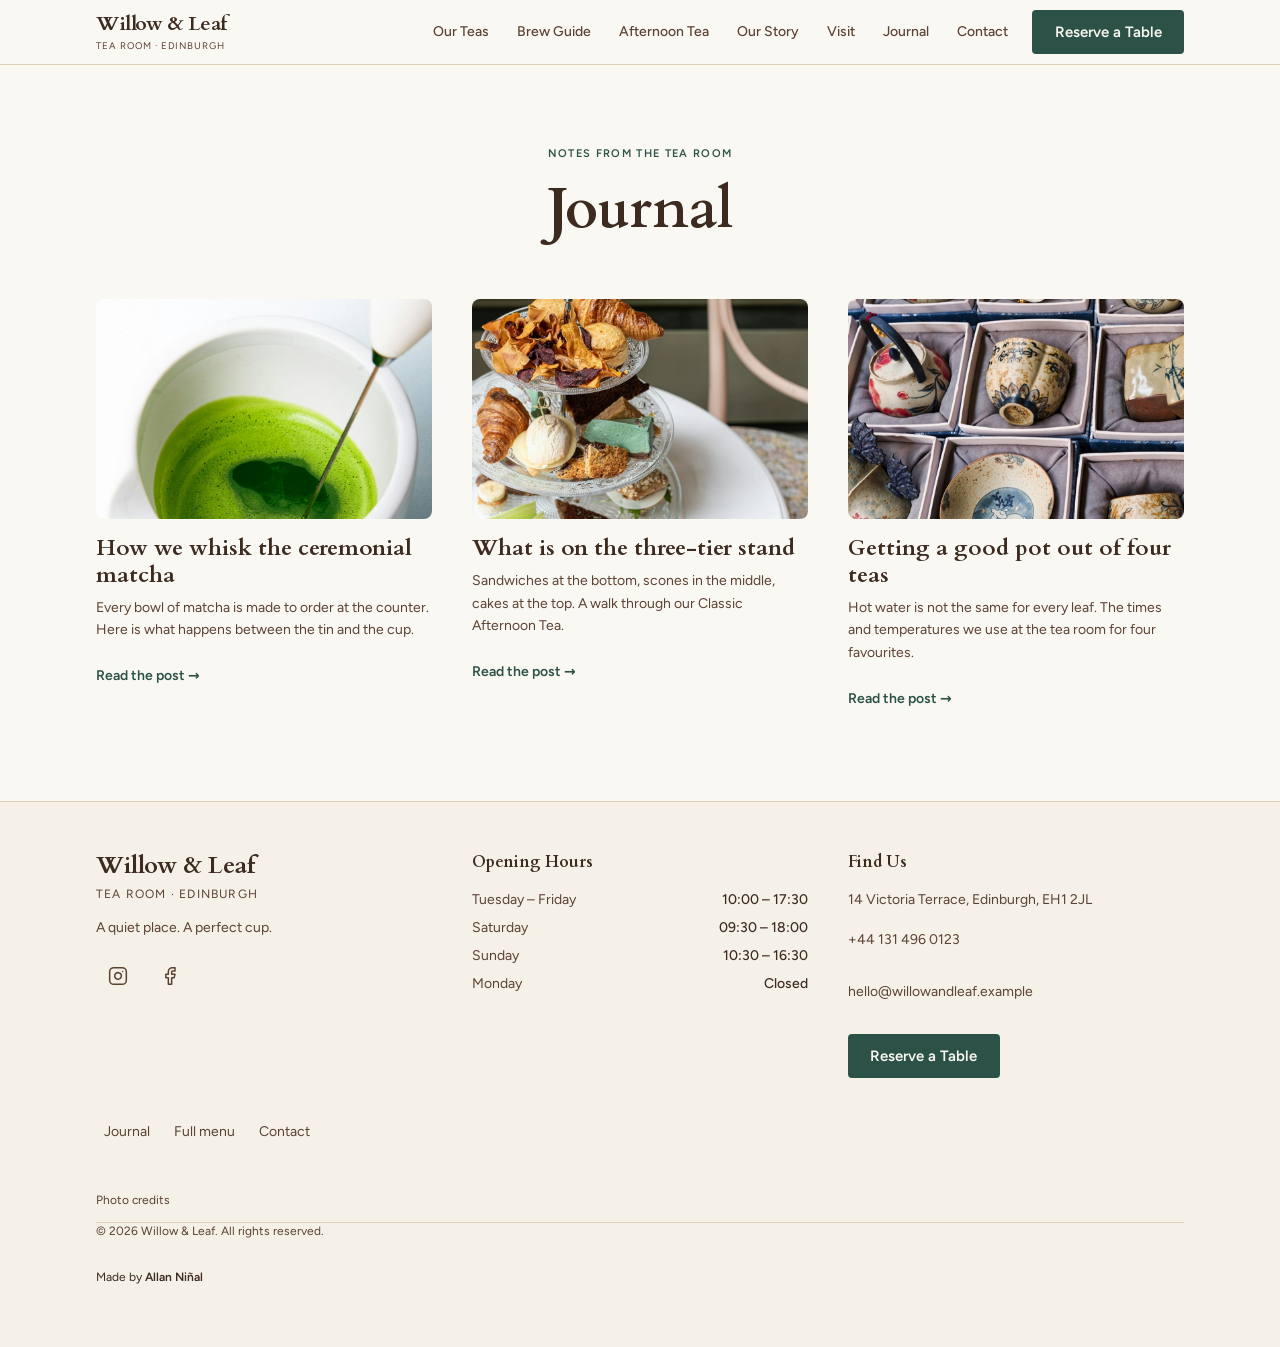
<file: journal/index.html>
<!DOCTYPE html><html lang="en" class="scroll-smooth"> <head><meta charset="utf-8"><meta name="viewport" content="width=device-width, initial-scale=1, viewport-fit=cover"><meta name="theme-color" content="#FAF8F3"><title>Journal — Willow &amp; Leaf</title><meta name="description" content="Notes from the tea room: how we whisk the matcha, what is on the three-tier stand, and how to get a good pot out of four teas."><link rel="canonical" href="https://example.com/journal/"><meta name="robots" content="index, follow"><meta name="author" content="Willow &#38; Leaf"><!-- Open Graph --><meta property="og:title" content="Journal — Willow &#38; Leaf"><meta property="og:description" content="Notes from the tea room: how we whisk the matcha, what is on the three-tier stand, and how to get a good pot out of four teas."><meta property="og:url" content="https://example.com/journal/"><meta property="og:type" content="website"><meta property="og:site_name" content="The Willow &#38; Leaf Tea Room — Afternoon Tea &#38; Rare Teas"><meta property="og:locale" content="en_GB"><meta property="og:image" content="https://example.com/og-image.png"><meta property="og:image:type" content="image/png"><meta property="og:image:width" content="1200"><meta property="og:image:height" content="630"><meta property="og:image:alt" content="The Willow &#38; Leaf Tea Room — A quiet place. A perfect cup."><!-- Twitter / X --><meta name="twitter:card" content="summary_large_image"><meta name="twitter:title" content="Journal — Willow &#38; Leaf"><meta name="twitter:description" content="Notes from the tea room: how we whisk the matcha, what is on the three-tier stand, and how to get a good pot out of four teas."><meta name="twitter:image" content="https://example.com/og-image.png"><link rel="icon" href="../favicon.svg" type="image/svg+xml"><link rel="apple-touch-icon" href="../favicon.svg"><script type="application/ld+json">{"@context":"https://schema.org","@type":"CafeOrCoffeeShop","name":"The Willow & Leaf Tea Room","description":"A serene Edinburgh tea room: curated green, black, oolong, herbal and matcha teas, and afternoon tea sets.","url":"https://example.com/","telephone":"+44 131 496 0123","email":"hello@willowandleaf.example","address":{"@type":"PostalAddress","streetAddress":"14 Victoria Terrace","addressLocality":"Edinburgh","addressRegion":"Scotland","postalCode":"EH1 2JL","addressCountry":"GB"},"geo":{"@type":"GeoCoordinates","latitude":55.949,"longitude":-3.1921},"openingHoursSpecification":[{"@type":"OpeningHoursSpecification","dayOfWeek":["Tuesday","Wednesday","Thursday","Friday"],"opens":"10:00","closes":"17:30"},{"@type":"OpeningHoursSpecification","dayOfWeek":"Saturday","opens":"09:30","closes":"18:00"},{"@type":"OpeningHoursSpecification","dayOfWeek":"Sunday","opens":"10:30","closes":"16:30"}],"hasMenu":"https://example.com/#teas","servesCuisine":"Tea Room","priceRange":"££","image":"https://example.com/og-image.png"}</script><script type="application/ld+json">{"@context":"https://schema.org","@type":"WebSite","name":"The Willow & Leaf Tea Room — Afternoon Tea & Rare Teas","url":"https://example.com/","description":"A serene Edinburgh tea room: curated green, black, oolong, herbal and matcha teas, and afternoon tea sets."}</script><script type="application/ld+json">{"@context":"https://schema.org","@type":"BreadcrumbList","itemListElement":[{"@type":"ListItem","position":1,"name":"Home","item":"https://example.com/"},{"@type":"ListItem","position":2,"name":"Journal","item":"https://example.com/journal/"}]}</script><link rel="stylesheet" href="../assets/brew.DBA5MAsm.css"></head> <body class="min-h-screen flex flex-col antialiased"> <header class="sticky top-0 z-50" style="background-color: var(--color-bg); border-bottom: 1px solid var(--color-border);" data-astro-cid-ctg3m53h> <div class="container-x" data-astro-cid-ctg3m53h> <div class="flex items-center justify-between h-16 gap-4" data-astro-cid-ctg3m53h> <!-- Wordmark --> <a href="../index.html" class="flex flex-col justify-center leading-none" style="min-height: 44px;" aria-label="Willow & Leaf Tea Room — home" data-astro-cid-ctg3m53h> <span class="font-display text-xl font-bold tracking-tight" style="color: var(--color-text);" data-astro-cid-ctg3m53h>Willow &amp; Leaf</span> <span class="text-xs font-sans tracking-widest uppercase" style="color: var(--color-text-muted); font-size: 0.6rem;" data-astro-cid-ctg3m53h>Tea Room &middot; Edinburgh</span> </a> <!-- Desktop nav --> <nav class="desktop-nav" aria-label="Main navigation" data-astro-cid-ctg3m53h> <a href="../index.html#teas" class="nav-link" data-astro-cid-ctg3m53h>Our Teas</a><a href="../brew/index.html" class="nav-link" data-astro-cid-ctg3m53h>Brew Guide</a><a href="../index.html#afternoon-tea" class="nav-link" data-astro-cid-ctg3m53h>Afternoon Tea</a><a href="../index.html#story" class="nav-link" data-astro-cid-ctg3m53h>Our Story</a><a href="../index.html#reservations" class="nav-link" data-astro-cid-ctg3m53h>Visit</a><a href="./index.html" class="nav-link" data-astro-cid-ctg3m53h>Journal</a><a href="../contact/index.html" class="nav-link" data-astro-cid-ctg3m53h>Contact</a> <a href="../index.html#reservations" class="btn-primary text-sm" style="min-height: 44px;" data-astro-cid-ctg3m53h>Reserve a Table</a> </nav> <!-- Phone: menu (no JavaScript) --> <details class="mobile-menu" data-astro-cid-ctg3m53h> <summary aria-label="Menu" data-astro-cid-ctg3m53h>Menu</summary> <nav aria-label="Mobile navigation" data-astro-cid-ctg3m53h> <a href="../index.html#teas" data-astro-cid-ctg3m53h>Our Teas</a><a href="../brew/index.html" data-astro-cid-ctg3m53h>Brew Guide</a><a href="../index.html#afternoon-tea" data-astro-cid-ctg3m53h>Afternoon Tea</a><a href="../index.html#story" data-astro-cid-ctg3m53h>Our Story</a><a href="../index.html#reservations" data-astro-cid-ctg3m53h>Visit</a><a href="./index.html" data-astro-cid-ctg3m53h>Journal</a><a href="../contact/index.html" data-astro-cid-ctg3m53h>Contact</a> <a href="../index.html#reservations" class="mobile-menu__cta" data-astro-cid-ctg3m53h>Reserve a Table</a> </nav> </details> </div> </div> </header>  <main id="main-content" class="flex-1">  <section class="container-x py-20" aria-labelledby="journal-heading"> <div class="text-center max-w-xl mx-auto mb-14"> <p class="label-eyebrow mb-3">Notes from the tea room</p> <h1 id="journal-heading" class="font-display font-bold" style="font-size: clamp(2.25rem, 5vw, 3.5rem); color: var(--color-text);">Journal</h1> </div> <div class="grid gap-10 md:grid-cols-3"> <article> <a href="./how-we-whisk-the-matcha/index.html" style="text-decoration: none; color: inherit; display: block;"> <img src="../images/gallery/matcha.jpg" alt="Bright green matcha being whisked in a white bowl" width="1000" height="1000" loading="lazy" decoding="async" class="w-full object-cover rounded-lg" style="height: 220px;"> <h2 class="font-display font-bold mt-4" style="font-size: 1.4rem; color: var(--color-text);">How we whisk the ceremonial matcha</h2> </a> <p class="mt-2 text-sm leading-relaxed" style="color: var(--color-text-muted);">Every bowl of matcha is made to order at the counter. Here is what happens between the tin and the cup.</p> <a href="./how-we-whisk-the-matcha/index.html" class="inline-flex items-center mt-3 text-sm font-semibold" style="color: var(--color-accent); min-height: 44px;">Read the post<span class="sr-only">: How we whisk the ceremonial matcha</span>&nbsp;&rarr;</a> </article><article> <a href="./whats-on-the-three-tier-stand/index.html" style="text-decoration: none; color: inherit; display: block;"> <img src="../images/gallery/tiers.jpg" alt="A three-tier glass stand of sandwiches, pastries and cakes on a white table" width="1000" height="1000" loading="lazy" decoding="async" class="w-full object-cover rounded-lg" style="height: 220px;"> <h2 class="font-display font-bold mt-4" style="font-size: 1.4rem; color: var(--color-text);">What is on the three-tier stand</h2> </a> <p class="mt-2 text-sm leading-relaxed" style="color: var(--color-text-muted);">Sandwiches at the bottom, scones in the middle, cakes at the top. A walk through our Classic Afternoon Tea.</p> <a href="./whats-on-the-three-tier-stand/index.html" class="inline-flex items-center mt-3 text-sm font-semibold" style="color: var(--color-accent); min-height: 44px;">Read the post<span class="sr-only">: What is on the three-tier stand</span>&nbsp;&rarr;</a> </article><article> <a href="./getting-a-good-pot/index.html" style="text-decoration: none; color: inherit; display: block;"> <img src="../images/gallery/teaware.jpg" alt="Boxed sets of handmade ceramic teapots and cups" width="1000" height="1000" loading="lazy" decoding="async" class="w-full object-cover rounded-lg" style="height: 220px;"> <h2 class="font-display font-bold mt-4" style="font-size: 1.4rem; color: var(--color-text);">Getting a good pot out of four teas</h2> </a> <p class="mt-2 text-sm leading-relaxed" style="color: var(--color-text-muted);">Hot water is not the same for every leaf. The times and temperatures we use at the tea room for four favourites.</p> <a href="./getting-a-good-pot/index.html" class="inline-flex items-center mt-3 text-sm font-semibold" style="color: var(--color-accent); min-height: 44px;">Read the post<span class="sr-only">: Getting a good pot out of four teas</span>&nbsp;&rarr;</a> </article> </div> </section>  </main> <footer style="background-color: var(--color-surface); border-top: 1px solid var(--color-border);" data-astro-cid-gcn2mc3v> <div class="container-x py-12" data-astro-cid-gcn2mc3v> <div class="grid grid-cols-1 md:grid-cols-3 gap-10" data-astro-cid-gcn2mc3v> <!-- Brand --> <div data-astro-cid-gcn2mc3v> <p class="font-display text-2xl font-bold" style="color: var(--color-text);" data-astro-cid-gcn2mc3v>Willow &amp; Leaf</p> <p class="text-xs tracking-widest uppercase mt-1 mb-4" style="color: var(--color-text-muted); font-family: Figtree, sans-serif;" data-astro-cid-gcn2mc3v>Tea Room · Edinburgh</p> <p class="text-sm" style="color: var(--color-text-muted);" data-astro-cid-gcn2mc3v>A quiet place. A perfect cup.</p> <div class="flex gap-2 mt-4" data-astro-cid-gcn2mc3v> <a href="https://instagram.com" target="_blank" rel="noopener noreferrer" aria-label="Instagram" class="hover:opacity-70 transition-opacity" style="color: var(--color-text-muted); display:inline-flex; align-items:center; justify-content:center; min-width:44px; min-height:44px;" data-astro-cid-gcn2mc3v> <!-- Instagram icon --> <svg width="20" height="20" viewBox="0 0 24 24" fill="none" stroke="currentColor" stroke-width="1.8" stroke-linecap="round" stroke-linejoin="round" aria-hidden="true" data-astro-cid-gcn2mc3v> <rect x="2" y="2" width="20" height="20" rx="5" ry="5" data-astro-cid-gcn2mc3v></rect><path d="M16 11.37A4 4 0 1 1 12.63 8 4 4 0 0 1 16 11.37z" data-astro-cid-gcn2mc3v></path><line x1="17.5" y1="6.5" x2="17.51" y2="6.5" data-astro-cid-gcn2mc3v></line> </svg> </a> <a href="https://facebook.com" target="_blank" rel="noopener noreferrer" aria-label="Facebook" class="hover:opacity-70 transition-opacity" style="color: var(--color-text-muted); display:inline-flex; align-items:center; justify-content:center; min-width:44px; min-height:44px;" data-astro-cid-gcn2mc3v> <svg width="20" height="20" viewBox="0 0 24 24" fill="none" stroke="currentColor" stroke-width="1.8" stroke-linecap="round" stroke-linejoin="round" aria-hidden="true" data-astro-cid-gcn2mc3v> <path d="M18 2h-3a5 5 0 0 0-5 5v3H7v4h3v8h4v-8h3l1-4h-4V7a1 1 0 0 1 1-1h3z" data-astro-cid-gcn2mc3v></path> </svg> </a> </div> </div> <!-- Hours --> <div data-astro-cid-gcn2mc3v> <h2 class="font-display text-base font-bold mb-4" style="color: var(--color-text);" data-astro-cid-gcn2mc3v>Opening Hours</h2> <dl class="space-y-2" data-astro-cid-gcn2mc3v> <div class="flex justify-between gap-4 text-sm" data-astro-cid-gcn2mc3v> <dt style="color: var(--color-text-muted);" data-astro-cid-gcn2mc3v>Tuesday – Friday</dt> <dd class="font-medium" style="color: var(--color-text);" data-astro-cid-gcn2mc3v>10:00 – 17:30</dd> </div><div class="flex justify-between gap-4 text-sm" data-astro-cid-gcn2mc3v> <dt style="color: var(--color-text-muted);" data-astro-cid-gcn2mc3v>Saturday</dt> <dd class="font-medium" style="color: var(--color-text);" data-astro-cid-gcn2mc3v>09:30 – 18:00</dd> </div><div class="flex justify-between gap-4 text-sm" data-astro-cid-gcn2mc3v> <dt style="color: var(--color-text-muted);" data-astro-cid-gcn2mc3v>Sunday</dt> <dd class="font-medium" style="color: var(--color-text);" data-astro-cid-gcn2mc3v>10:30 – 16:30</dd> </div><div class="flex justify-between gap-4 text-sm" data-astro-cid-gcn2mc3v> <dt style="color: var(--color-text-muted);" data-astro-cid-gcn2mc3v>Monday</dt> <dd class="font-medium" style="color: var(--color-text);" data-astro-cid-gcn2mc3v>Closed</dd> </div> </dl> </div> <!-- Contact --> <div data-astro-cid-gcn2mc3v> <h2 class="font-display text-base font-bold mb-4" style="color: var(--color-text);" data-astro-cid-gcn2mc3v>Find Us</h2> <address class="not-italic space-y-2 text-sm" style="color: var(--color-text-muted);" data-astro-cid-gcn2mc3v> <p data-astro-cid-gcn2mc3v>14 Victoria Terrace, Edinburgh, EH1 2JL</p> <p data-astro-cid-gcn2mc3v> <a href="tel:+441314960123" class="hover:underline" style="color: var(--color-text-muted); display:inline-flex; align-items:center; min-height:44px;" data-astro-cid-gcn2mc3v>+44 131 496 0123</a> </p> <p data-astro-cid-gcn2mc3v> <a href="mailto:hello@willowandleaf.example" class="hover:underline" style="color: var(--color-text-muted); display:inline-flex; align-items:center; min-height:44px;" data-astro-cid-gcn2mc3v>hello@willowandleaf.example</a> </p> </address> <div class="mt-5" data-astro-cid-gcn2mc3v> <a href="../index.html#reservations" class="btn-primary text-sm" data-astro-cid-gcn2mc3v>Reserve a Table</a> </div> </div> </div> <nav aria-label="Pages" class="mt-8 text-sm flex flex-wrap gap-x-2" data-astro-cid-gcn2mc3v> <a href="./index.html" style="color: var(--color-text-muted); padding: 0 0.5rem; display:inline-flex; align-items:center; min-height:44px;" data-astro-cid-gcn2mc3v>Journal</a> <a href="../menu/index.html" style="color: var(--color-text-muted); padding: 0 0.5rem; display:inline-flex; align-items:center; min-height:44px;" data-astro-cid-gcn2mc3v>Full menu</a> <a href="../contact/index.html" style="color: var(--color-text-muted); padding: 0 0.5rem; display:inline-flex; align-items:center; min-height:44px;" data-astro-cid-gcn2mc3v>Contact</a> </nav> <!-- Photo credits. Required while you use the demo photos (Unsplash asks for
         the photographer and a link). Delete this whole <details> block once you
         have replaced the photos with your own. --> <details class="mt-6 text-xs" style="color: var(--color-text-muted);" data-photo-credits data-astro-cid-gcn2mc3v> <summary style="cursor: pointer; min-height: 44px; display: flex; align-items: center;" data-astro-cid-gcn2mc3v>Photo credits</summary> <p class="mt-2" data-astro-cid-gcn2mc3v>
Demo photographs from <a href="https://unsplash.com/?utm_source=allanninal_dev&utm_medium=referral" style="text-decoration: underline;" data-astro-cid-gcn2mc3v>Unsplash</a>. Replace them, and these credits, with your own before launch.
</p> <ul class="mt-2 space-y-1 list-none p-0" data-astro-cid-gcn2mc3v> <li data-astro-cid-gcn2mc3v>Tea room hero: Photo by <a href="https://unsplash.com/@tom_macret?utm_source=allanninal_dev&utm_medium=referral" style="text-decoration: underline;" data-astro-cid-gcn2mc3v>Tom Macret</a> on <a href="https://unsplash.com/photos/1_xwVP_vsGY?utm_source=allanninal_dev&utm_medium=referral" style="text-decoration: underline;" data-astro-cid-gcn2mc3v>Unsplash</a></li><li data-astro-cid-gcn2mc3v>Main tea room: Photo by <a href="https://unsplash.com/@next_angus?utm_source=allanninal_dev&utm_medium=referral" style="text-decoration: underline;" data-astro-cid-gcn2mc3v>angus chow</a> on <a href="https://unsplash.com/photos/ofVDtGFlFVE?utm_source=allanninal_dev&utm_medium=referral" style="text-decoration: underline;" data-astro-cid-gcn2mc3v>Unsplash</a></li><li data-astro-cid-gcn2mc3v>Matcha preparation: Photo by <a href="https://unsplash.com/@danielstiel?utm_source=allanninal_dev&utm_medium=referral" style="text-decoration: underline;" data-astro-cid-gcn2mc3v>Daniel Stiel</a> on <a href="https://unsplash.com/photos/DzVKl4U-3NA?utm_source=allanninal_dev&utm_medium=referral" style="text-decoration: underline;" data-astro-cid-gcn2mc3v>Unsplash</a></li><li data-astro-cid-gcn2mc3v>Three-tier stand: Photo by <a href="https://unsplash.com/@micheile?utm_source=allanninal_dev&utm_medium=referral" style="text-decoration: underline;" data-astro-cid-gcn2mc3v>micheile henderson</a> on <a href="https://unsplash.com/photos/ofHmRLuKfmw?utm_source=allanninal_dev&utm_medium=referral" style="text-decoration: underline;" data-astro-cid-gcn2mc3v>Unsplash</a></li><li data-astro-cid-gcn2mc3v>Tea selection: Photo by <a href="https://unsplash.com/@mediha32?utm_source=allanninal_dev&utm_medium=referral" style="text-decoration: underline;" data-astro-cid-gcn2mc3v>mediha ekici</a> on <a href="https://unsplash.com/photos/zTtMi-kh7Uo?utm_source=allanninal_dev&utm_medium=referral" style="text-decoration: underline;" data-astro-cid-gcn2mc3v>Unsplash</a></li><li data-astro-cid-gcn2mc3v>Handmade teaware: Photo by <a href="https://unsplash.com/@eprouzet?utm_source=allanninal_dev&utm_medium=referral" style="text-decoration: underline;" data-astro-cid-gcn2mc3v>Eric Prouzet</a> on <a href="https://unsplash.com/photos/ci5XSX79brI?utm_source=allanninal_dev&utm_medium=referral" style="text-decoration: underline;" data-astro-cid-gcn2mc3v>Unsplash</a></li><li data-astro-cid-gcn2mc3v>Garden terrace: Photo by <a href="https://unsplash.com/@nicknight?utm_source=allanninal_dev&utm_medium=referral" style="text-decoration: underline;" data-astro-cid-gcn2mc3v>Nick Night</a> on <a href="https://unsplash.com/photos/8C5n-gZHw6s?utm_source=allanninal_dev&utm_medium=referral" style="text-decoration: underline;" data-astro-cid-gcn2mc3v>Unsplash</a></li> </ul> </details> <!-- Bottom bar --> <hr class="section-rule my-8" data-astro-cid-gcn2mc3v> <p class="text-xs" style="color: var(--color-text-muted);" data-astro-cid-gcn2mc3v>&copy; 2026 Willow &amp; Leaf. All rights reserved.</p>  <p class="maker-credit" data-maker-credit="1" data-astro-cid-gcn2mc3v>Made by <a style="display:inline-flex; align-items:center; min-height:44px;" href="https://www.linkedin.com/in/allanninal/" data-maker-credit="1" target="_blank" rel="noopener noreferrer" data-astro-cid-gcn2mc3v>Allan Ni&ntilde;al</a></p> </div> </footer>   </body></html>
</file>
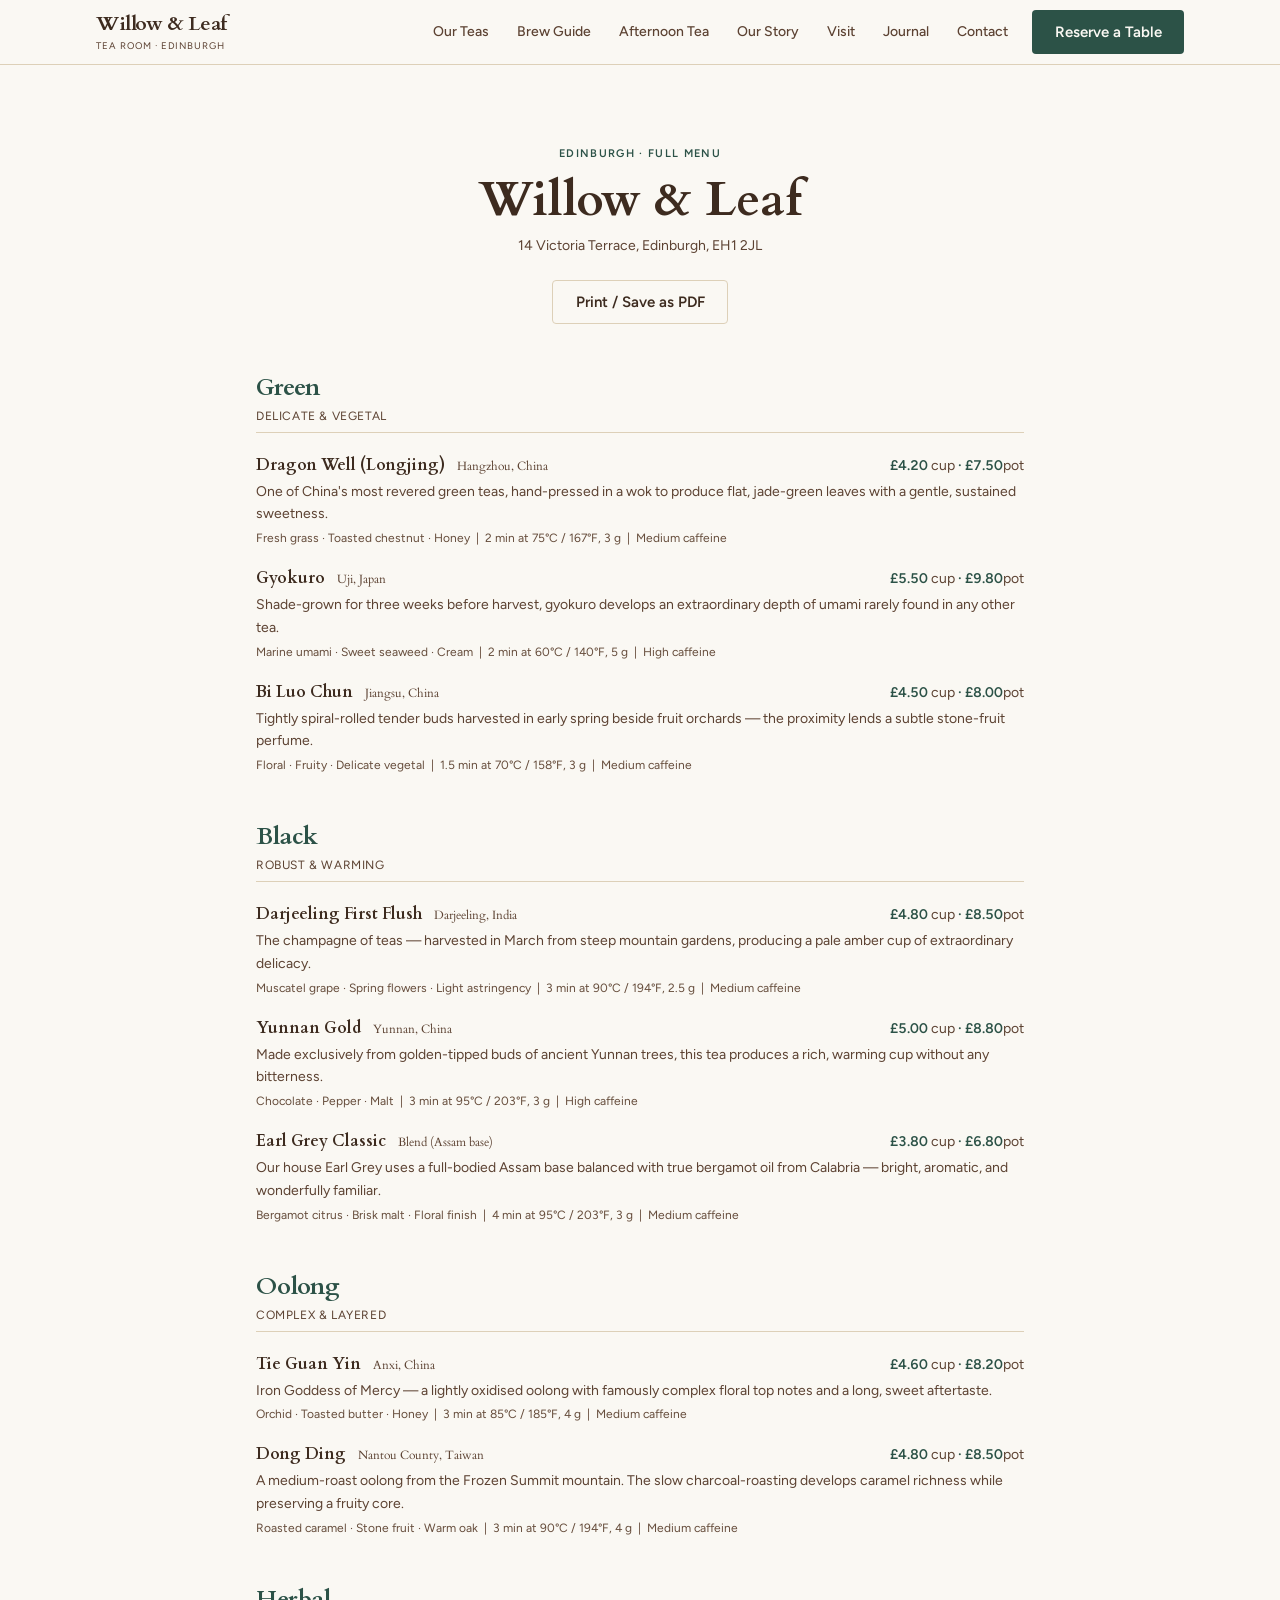
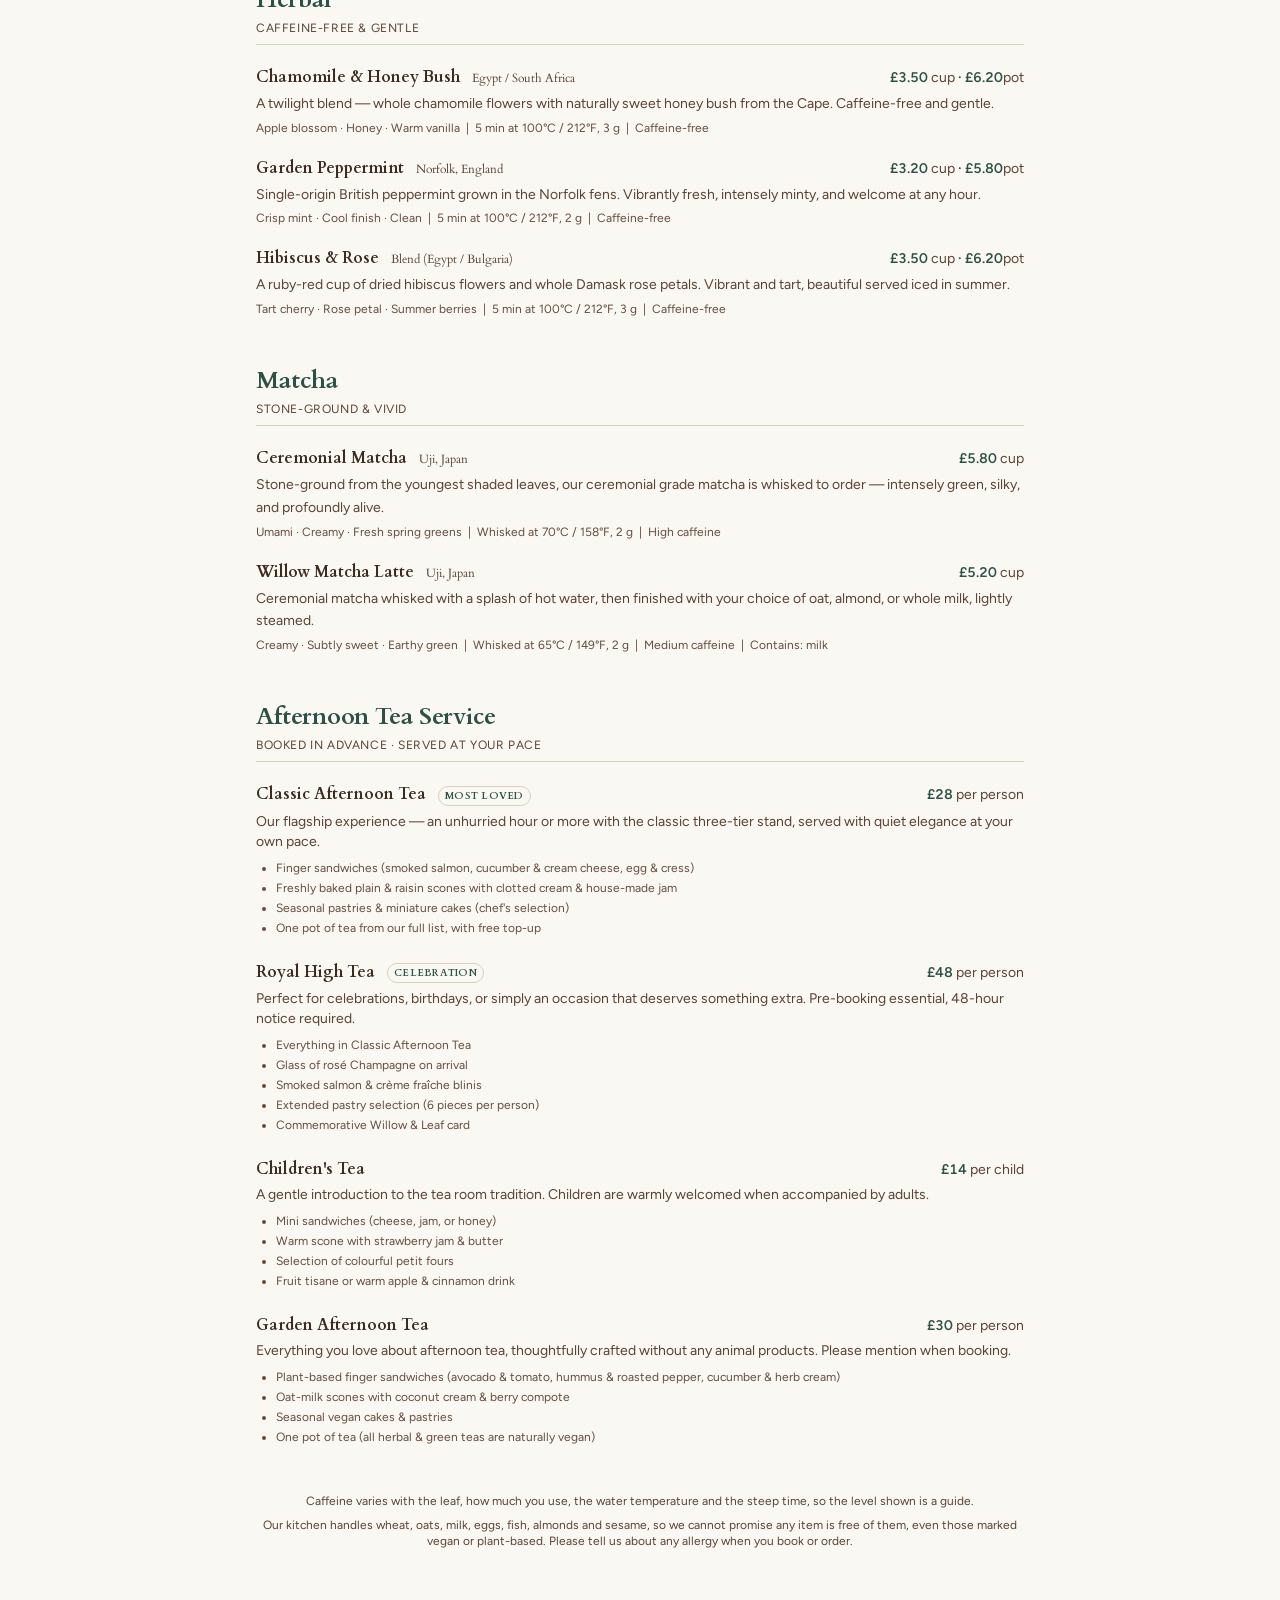
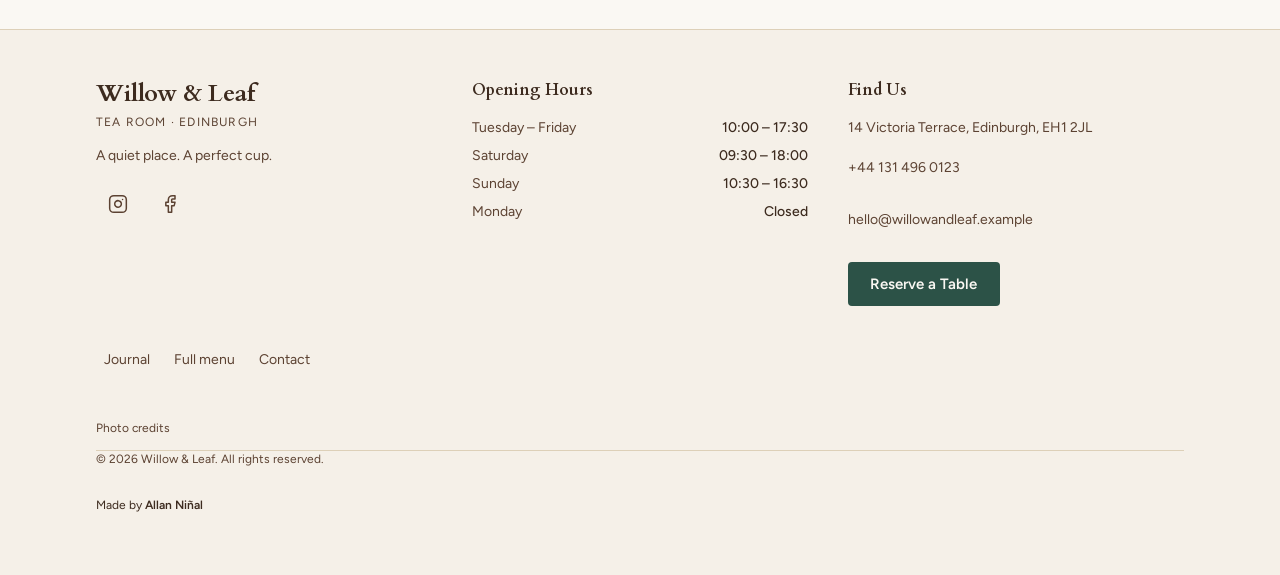
<file: menu/index.html>
<!DOCTYPE html><html lang="en" class="scroll-smooth"> <head><meta charset="utf-8"><meta name="viewport" content="width=device-width, initial-scale=1, viewport-fit=cover"><meta name="theme-color" content="#FAF8F3"><title>Full Menu — Willow &amp; Leaf Tea Room</title><meta name="description" content="The full tea list and afternoon tea service at Willow &#38; Leaf, Edinburgh."><link rel="canonical" href="https://example.com/menu/"><meta name="robots" content="index, follow"><meta name="author" content="Willow &#38; Leaf"><!-- Open Graph --><meta property="og:title" content="Full Menu — Willow &#38; Leaf Tea Room"><meta property="og:description" content="The full tea list and afternoon tea service at Willow &#38; Leaf, Edinburgh."><meta property="og:url" content="https://example.com/menu/"><meta property="og:type" content="website"><meta property="og:site_name" content="The Willow &#38; Leaf Tea Room — Afternoon Tea &#38; Rare Teas"><meta property="og:locale" content="en_GB"><meta property="og:image" content="https://example.com/og-image.png"><meta property="og:image:type" content="image/png"><meta property="og:image:width" content="1200"><meta property="og:image:height" content="630"><meta property="og:image:alt" content="The Willow &#38; Leaf Tea Room — A quiet place. A perfect cup."><!-- Twitter / X --><meta name="twitter:card" content="summary_large_image"><meta name="twitter:title" content="Full Menu — Willow &#38; Leaf Tea Room"><meta name="twitter:description" content="The full tea list and afternoon tea service at Willow &#38; Leaf, Edinburgh."><meta name="twitter:image" content="https://example.com/og-image.png"><link rel="icon" href="../favicon.svg" type="image/svg+xml"><link rel="apple-touch-icon" href="../favicon.svg"><script type="application/ld+json">{"@context":"https://schema.org","@type":"CafeOrCoffeeShop","name":"The Willow & Leaf Tea Room","description":"A serene Edinburgh tea room: curated green, black, oolong, herbal and matcha teas, and afternoon tea sets.","url":"https://example.com/","telephone":"+44 131 496 0123","email":"hello@willowandleaf.example","address":{"@type":"PostalAddress","streetAddress":"14 Victoria Terrace","addressLocality":"Edinburgh","addressRegion":"Scotland","postalCode":"EH1 2JL","addressCountry":"GB"},"geo":{"@type":"GeoCoordinates","latitude":55.949,"longitude":-3.1921},"openingHoursSpecification":[{"@type":"OpeningHoursSpecification","dayOfWeek":["Tuesday","Wednesday","Thursday","Friday"],"opens":"10:00","closes":"17:30"},{"@type":"OpeningHoursSpecification","dayOfWeek":"Saturday","opens":"09:30","closes":"18:00"},{"@type":"OpeningHoursSpecification","dayOfWeek":"Sunday","opens":"10:30","closes":"16:30"}],"hasMenu":"https://example.com/#teas","servesCuisine":"Tea Room","priceRange":"££","image":"https://example.com/og-image.png"}</script><script type="application/ld+json">{"@context":"https://schema.org","@type":"WebSite","name":"The Willow & Leaf Tea Room — Afternoon Tea & Rare Teas","url":"https://example.com/","description":"A serene Edinburgh tea room: curated green, black, oolong, herbal and matcha teas, and afternoon tea sets."}</script><script type="application/ld+json">{"@context":"https://schema.org","@type":"BreadcrumbList","itemListElement":[{"@type":"ListItem","position":1,"name":"Home","item":"https://example.com/"},{"@type":"ListItem","position":2,"name":"Full Menu","item":"https://example.com/menu/"}]}</script><link rel="stylesheet" href="../assets/brew.DBA5MAsm.css">
<style>@media print{header,footer,aside[aria-label],.no-print[data-astro-cid-o5xiawde]{display:none!important}body{background:#fff!important}.print-menu[data-astro-cid-o5xiawde]{padding-top:0!important}}
</style><script type="module">document.getElementById("print-menu")?.addEventListener("click",()=>window.print());
</script></head> <body class="min-h-screen flex flex-col antialiased"> <header class="sticky top-0 z-50" style="background-color: var(--color-bg); border-bottom: 1px solid var(--color-border);" data-astro-cid-ctg3m53h> <div class="container-x" data-astro-cid-ctg3m53h> <div class="flex items-center justify-between h-16 gap-4" data-astro-cid-ctg3m53h> <!-- Wordmark --> <a href="../index.html" class="flex flex-col justify-center leading-none" style="min-height: 44px;" aria-label="Willow & Leaf Tea Room — home" data-astro-cid-ctg3m53h> <span class="font-display text-xl font-bold tracking-tight" style="color: var(--color-text);" data-astro-cid-ctg3m53h>Willow &amp; Leaf</span> <span class="text-xs font-sans tracking-widest uppercase" style="color: var(--color-text-muted); font-size: 0.6rem;" data-astro-cid-ctg3m53h>Tea Room &middot; Edinburgh</span> </a> <!-- Desktop nav --> <nav class="desktop-nav" aria-label="Main navigation" data-astro-cid-ctg3m53h> <a href="../index.html#teas" class="nav-link" data-astro-cid-ctg3m53h>Our Teas</a><a href="../brew/index.html" class="nav-link" data-astro-cid-ctg3m53h>Brew Guide</a><a href="../index.html#afternoon-tea" class="nav-link" data-astro-cid-ctg3m53h>Afternoon Tea</a><a href="../index.html#story" class="nav-link" data-astro-cid-ctg3m53h>Our Story</a><a href="../index.html#reservations" class="nav-link" data-astro-cid-ctg3m53h>Visit</a><a href="../journal/index.html" class="nav-link" data-astro-cid-ctg3m53h>Journal</a><a href="../contact/index.html" class="nav-link" data-astro-cid-ctg3m53h>Contact</a> <a href="../index.html#reservations" class="btn-primary text-sm" style="min-height: 44px;" data-astro-cid-ctg3m53h>Reserve a Table</a> </nav> <!-- Phone: menu (no JavaScript) --> <details class="mobile-menu" data-astro-cid-ctg3m53h> <summary aria-label="Menu" data-astro-cid-ctg3m53h>Menu</summary> <nav aria-label="Mobile navigation" data-astro-cid-ctg3m53h> <a href="../index.html#teas" data-astro-cid-ctg3m53h>Our Teas</a><a href="../brew/index.html" data-astro-cid-ctg3m53h>Brew Guide</a><a href="../index.html#afternoon-tea" data-astro-cid-ctg3m53h>Afternoon Tea</a><a href="../index.html#story" data-astro-cid-ctg3m53h>Our Story</a><a href="../index.html#reservations" data-astro-cid-ctg3m53h>Visit</a><a href="../journal/index.html" data-astro-cid-ctg3m53h>Journal</a><a href="../contact/index.html" data-astro-cid-ctg3m53h>Contact</a> <a href="../index.html#reservations" class="mobile-menu__cta" data-astro-cid-ctg3m53h>Reserve a Table</a> </nav> </details> </div> </div> </header>  <main id="main-content" class="flex-1">  <section class="container-x py-16 md:py-20 print-menu" aria-labelledby="menu-page-heading" data-astro-cid-o5xiawde> <div class="text-center mb-12" data-astro-cid-o5xiawde> <p class="label-eyebrow mb-3" data-astro-cid-o5xiawde>Edinburgh · Full Menu</p> <h1 id="menu-page-heading" class="font-display text-4xl md:text-5xl font-bold" style="color: var(--color-text);" data-astro-cid-o5xiawde>Willow &amp; Leaf</h1> <p class="mt-3 text-sm" style="color: var(--color-text-muted);" data-astro-cid-o5xiawde>14 Victoria Terrace, Edinburgh, EH1 2JL</p> <button id="print-menu" class="mt-6 no-print btn-ghost text-sm" type="button" data-astro-cid-o5xiawde>Print / Save as PDF</button> </div> <!-- Tea list --> <div class="max-w-3xl mx-auto grid gap-12" data-astro-cid-o5xiawde> <section aria-labelledby="menu-green" data-astro-cid-o5xiawde> <div class="mb-5 pb-2" style="border-bottom: 1px solid var(--color-border);" data-astro-cid-o5xiawde> <h2 id="menu-green" class="font-display text-2xl font-bold" style="color: var(--color-accent);" data-astro-cid-o5xiawde>Green</h2> <p class="text-xs uppercase tracking-wider mt-1" style="color: var(--color-text-muted);" data-astro-cid-o5xiawde>Delicate &amp; vegetal</p> </div> <ul class="grid gap-5 list-none p-0 m-0" role="list" data-astro-cid-o5xiawde> <li data-astro-cid-o5xiawde> <div class="flex items-baseline justify-between gap-4" data-astro-cid-o5xiawde> <h3 class="font-semibold text-base" style="color: var(--color-text);" data-astro-cid-o5xiawde> Dragon Well (Longjing) <span class="ml-2 text-xs font-normal" style="color: var(--color-text-muted);" data-astro-cid-o5xiawde>Hangzhou, China</span> </h3> <span class="font-semibold tabular-nums shrink-0 text-sm" style="color: var(--color-accent);" data-astro-cid-o5xiawde>£4.20 <span style="color: var(--color-text-muted); font-weight: 400;" data-astro-cid-o5xiawde>cup</span> · £7.50<span style="color: var(--color-text-muted); font-weight: 400;" data-astro-cid-o5xiawde>pot</span></span> </div> <p class="text-sm mt-1 leading-relaxed" style="color: var(--color-text-muted);" data-astro-cid-o5xiawde>One of China&#39;s most revered green teas, hand-pressed in a wok to produce flat, jade-green leaves with a gentle, sustained sweetness.</p> <p class="text-xs mt-1" style="color: var(--color-text-faint);" data-astro-cid-o5xiawde>Fresh grass · Toasted chestnut · Honey &nbsp;|&nbsp; 2 min at 75°C / 167°F, 3 g &nbsp;|&nbsp; Medium caffeine</p> </li><li data-astro-cid-o5xiawde> <div class="flex items-baseline justify-between gap-4" data-astro-cid-o5xiawde> <h3 class="font-semibold text-base" style="color: var(--color-text);" data-astro-cid-o5xiawde> Gyokuro <span class="ml-2 text-xs font-normal" style="color: var(--color-text-muted);" data-astro-cid-o5xiawde>Uji, Japan</span> </h3> <span class="font-semibold tabular-nums shrink-0 text-sm" style="color: var(--color-accent);" data-astro-cid-o5xiawde>£5.50 <span style="color: var(--color-text-muted); font-weight: 400;" data-astro-cid-o5xiawde>cup</span> · £9.80<span style="color: var(--color-text-muted); font-weight: 400;" data-astro-cid-o5xiawde>pot</span></span> </div> <p class="text-sm mt-1 leading-relaxed" style="color: var(--color-text-muted);" data-astro-cid-o5xiawde>Shade-grown for three weeks before harvest, gyokuro develops an extraordinary depth of umami rarely found in any other tea.</p> <p class="text-xs mt-1" style="color: var(--color-text-faint);" data-astro-cid-o5xiawde>Marine umami · Sweet seaweed · Cream &nbsp;|&nbsp; 2 min at 60°C / 140°F, 5 g &nbsp;|&nbsp; High caffeine</p> </li><li data-astro-cid-o5xiawde> <div class="flex items-baseline justify-between gap-4" data-astro-cid-o5xiawde> <h3 class="font-semibold text-base" style="color: var(--color-text);" data-astro-cid-o5xiawde> Bi Luo Chun <span class="ml-2 text-xs font-normal" style="color: var(--color-text-muted);" data-astro-cid-o5xiawde>Jiangsu, China</span> </h3> <span class="font-semibold tabular-nums shrink-0 text-sm" style="color: var(--color-accent);" data-astro-cid-o5xiawde>£4.50 <span style="color: var(--color-text-muted); font-weight: 400;" data-astro-cid-o5xiawde>cup</span> · £8.00<span style="color: var(--color-text-muted); font-weight: 400;" data-astro-cid-o5xiawde>pot</span></span> </div> <p class="text-sm mt-1 leading-relaxed" style="color: var(--color-text-muted);" data-astro-cid-o5xiawde>Tightly spiral-rolled tender buds harvested in early spring beside fruit orchards — the proximity lends a subtle stone-fruit perfume.</p> <p class="text-xs mt-1" style="color: var(--color-text-faint);" data-astro-cid-o5xiawde>Floral · Fruity · Delicate vegetal &nbsp;|&nbsp; 1.5 min at 70°C / 158°F, 3 g &nbsp;|&nbsp; Medium caffeine</p> </li> </ul> </section><section aria-labelledby="menu-black" data-astro-cid-o5xiawde> <div class="mb-5 pb-2" style="border-bottom: 1px solid var(--color-border);" data-astro-cid-o5xiawde> <h2 id="menu-black" class="font-display text-2xl font-bold" style="color: var(--color-accent);" data-astro-cid-o5xiawde>Black</h2> <p class="text-xs uppercase tracking-wider mt-1" style="color: var(--color-text-muted);" data-astro-cid-o5xiawde>Robust &amp; warming</p> </div> <ul class="grid gap-5 list-none p-0 m-0" role="list" data-astro-cid-o5xiawde> <li data-astro-cid-o5xiawde> <div class="flex items-baseline justify-between gap-4" data-astro-cid-o5xiawde> <h3 class="font-semibold text-base" style="color: var(--color-text);" data-astro-cid-o5xiawde> Darjeeling First Flush <span class="ml-2 text-xs font-normal" style="color: var(--color-text-muted);" data-astro-cid-o5xiawde>Darjeeling, India</span> </h3> <span class="font-semibold tabular-nums shrink-0 text-sm" style="color: var(--color-accent);" data-astro-cid-o5xiawde>£4.80 <span style="color: var(--color-text-muted); font-weight: 400;" data-astro-cid-o5xiawde>cup</span> · £8.50<span style="color: var(--color-text-muted); font-weight: 400;" data-astro-cid-o5xiawde>pot</span></span> </div> <p class="text-sm mt-1 leading-relaxed" style="color: var(--color-text-muted);" data-astro-cid-o5xiawde>The champagne of teas — harvested in March from steep mountain gardens, producing a pale amber cup of extraordinary delicacy.</p> <p class="text-xs mt-1" style="color: var(--color-text-faint);" data-astro-cid-o5xiawde>Muscatel grape · Spring flowers · Light astringency &nbsp;|&nbsp; 3 min at 90°C / 194°F, 2.5 g &nbsp;|&nbsp; Medium caffeine</p> </li><li data-astro-cid-o5xiawde> <div class="flex items-baseline justify-between gap-4" data-astro-cid-o5xiawde> <h3 class="font-semibold text-base" style="color: var(--color-text);" data-astro-cid-o5xiawde> Yunnan Gold <span class="ml-2 text-xs font-normal" style="color: var(--color-text-muted);" data-astro-cid-o5xiawde>Yunnan, China</span> </h3> <span class="font-semibold tabular-nums shrink-0 text-sm" style="color: var(--color-accent);" data-astro-cid-o5xiawde>£5.00 <span style="color: var(--color-text-muted); font-weight: 400;" data-astro-cid-o5xiawde>cup</span> · £8.80<span style="color: var(--color-text-muted); font-weight: 400;" data-astro-cid-o5xiawde>pot</span></span> </div> <p class="text-sm mt-1 leading-relaxed" style="color: var(--color-text-muted);" data-astro-cid-o5xiawde>Made exclusively from golden-tipped buds of ancient Yunnan trees, this tea produces a rich, warming cup without any bitterness.</p> <p class="text-xs mt-1" style="color: var(--color-text-faint);" data-astro-cid-o5xiawde>Chocolate · Pepper · Malt &nbsp;|&nbsp; 3 min at 95°C / 203°F, 3 g &nbsp;|&nbsp; High caffeine</p> </li><li data-astro-cid-o5xiawde> <div class="flex items-baseline justify-between gap-4" data-astro-cid-o5xiawde> <h3 class="font-semibold text-base" style="color: var(--color-text);" data-astro-cid-o5xiawde> Earl Grey Classic <span class="ml-2 text-xs font-normal" style="color: var(--color-text-muted);" data-astro-cid-o5xiawde>Blend (Assam base)</span> </h3> <span class="font-semibold tabular-nums shrink-0 text-sm" style="color: var(--color-accent);" data-astro-cid-o5xiawde>£3.80 <span style="color: var(--color-text-muted); font-weight: 400;" data-astro-cid-o5xiawde>cup</span> · £6.80<span style="color: var(--color-text-muted); font-weight: 400;" data-astro-cid-o5xiawde>pot</span></span> </div> <p class="text-sm mt-1 leading-relaxed" style="color: var(--color-text-muted);" data-astro-cid-o5xiawde>Our house Earl Grey uses a full-bodied Assam base balanced with true bergamot oil from Calabria — bright, aromatic, and wonderfully familiar.</p> <p class="text-xs mt-1" style="color: var(--color-text-faint);" data-astro-cid-o5xiawde>Bergamot citrus · Brisk malt · Floral finish &nbsp;|&nbsp; 4 min at 95°C / 203°F, 3 g &nbsp;|&nbsp; Medium caffeine</p> </li> </ul> </section><section aria-labelledby="menu-oolong" data-astro-cid-o5xiawde> <div class="mb-5 pb-2" style="border-bottom: 1px solid var(--color-border);" data-astro-cid-o5xiawde> <h2 id="menu-oolong" class="font-display text-2xl font-bold" style="color: var(--color-accent);" data-astro-cid-o5xiawde>Oolong</h2> <p class="text-xs uppercase tracking-wider mt-1" style="color: var(--color-text-muted);" data-astro-cid-o5xiawde>Complex &amp; layered</p> </div> <ul class="grid gap-5 list-none p-0 m-0" role="list" data-astro-cid-o5xiawde> <li data-astro-cid-o5xiawde> <div class="flex items-baseline justify-between gap-4" data-astro-cid-o5xiawde> <h3 class="font-semibold text-base" style="color: var(--color-text);" data-astro-cid-o5xiawde> Tie Guan Yin <span class="ml-2 text-xs font-normal" style="color: var(--color-text-muted);" data-astro-cid-o5xiawde>Anxi, China</span> </h3> <span class="font-semibold tabular-nums shrink-0 text-sm" style="color: var(--color-accent);" data-astro-cid-o5xiawde>£4.60 <span style="color: var(--color-text-muted); font-weight: 400;" data-astro-cid-o5xiawde>cup</span> · £8.20<span style="color: var(--color-text-muted); font-weight: 400;" data-astro-cid-o5xiawde>pot</span></span> </div> <p class="text-sm mt-1 leading-relaxed" style="color: var(--color-text-muted);" data-astro-cid-o5xiawde>Iron Goddess of Mercy — a lightly oxidised oolong with famously complex floral top notes and a long, sweet aftertaste.</p> <p class="text-xs mt-1" style="color: var(--color-text-faint);" data-astro-cid-o5xiawde>Orchid · Toasted butter · Honey &nbsp;|&nbsp; 3 min at 85°C / 185°F, 4 g &nbsp;|&nbsp; Medium caffeine</p> </li><li data-astro-cid-o5xiawde> <div class="flex items-baseline justify-between gap-4" data-astro-cid-o5xiawde> <h3 class="font-semibold text-base" style="color: var(--color-text);" data-astro-cid-o5xiawde> Dong Ding <span class="ml-2 text-xs font-normal" style="color: var(--color-text-muted);" data-astro-cid-o5xiawde>Nantou County, Taiwan</span> </h3> <span class="font-semibold tabular-nums shrink-0 text-sm" style="color: var(--color-accent);" data-astro-cid-o5xiawde>£4.80 <span style="color: var(--color-text-muted); font-weight: 400;" data-astro-cid-o5xiawde>cup</span> · £8.50<span style="color: var(--color-text-muted); font-weight: 400;" data-astro-cid-o5xiawde>pot</span></span> </div> <p class="text-sm mt-1 leading-relaxed" style="color: var(--color-text-muted);" data-astro-cid-o5xiawde>A medium-roast oolong from the Frozen Summit mountain. The slow charcoal-roasting develops caramel richness while preserving a fruity core.</p> <p class="text-xs mt-1" style="color: var(--color-text-faint);" data-astro-cid-o5xiawde>Roasted caramel · Stone fruit · Warm oak &nbsp;|&nbsp; 3 min at 90°C / 194°F, 4 g &nbsp;|&nbsp; Medium caffeine</p> </li> </ul> </section><section aria-labelledby="menu-herbal" data-astro-cid-o5xiawde> <div class="mb-5 pb-2" style="border-bottom: 1px solid var(--color-border);" data-astro-cid-o5xiawde> <h2 id="menu-herbal" class="font-display text-2xl font-bold" style="color: var(--color-accent);" data-astro-cid-o5xiawde>Herbal</h2> <p class="text-xs uppercase tracking-wider mt-1" style="color: var(--color-text-muted);" data-astro-cid-o5xiawde>Caffeine-free &amp; gentle</p> </div> <ul class="grid gap-5 list-none p-0 m-0" role="list" data-astro-cid-o5xiawde> <li data-astro-cid-o5xiawde> <div class="flex items-baseline justify-between gap-4" data-astro-cid-o5xiawde> <h3 class="font-semibold text-base" style="color: var(--color-text);" data-astro-cid-o5xiawde> Chamomile &amp; Honey Bush <span class="ml-2 text-xs font-normal" style="color: var(--color-text-muted);" data-astro-cid-o5xiawde>Egypt / South Africa</span> </h3> <span class="font-semibold tabular-nums shrink-0 text-sm" style="color: var(--color-accent);" data-astro-cid-o5xiawde>£3.50 <span style="color: var(--color-text-muted); font-weight: 400;" data-astro-cid-o5xiawde>cup</span> · £6.20<span style="color: var(--color-text-muted); font-weight: 400;" data-astro-cid-o5xiawde>pot</span></span> </div> <p class="text-sm mt-1 leading-relaxed" style="color: var(--color-text-muted);" data-astro-cid-o5xiawde>A twilight blend — whole chamomile flowers with naturally sweet honey bush from the Cape. Caffeine-free and gentle.</p> <p class="text-xs mt-1" style="color: var(--color-text-faint);" data-astro-cid-o5xiawde>Apple blossom · Honey · Warm vanilla &nbsp;|&nbsp; 5 min at 100°C / 212°F, 3 g &nbsp;|&nbsp; Caffeine-free</p> </li><li data-astro-cid-o5xiawde> <div class="flex items-baseline justify-between gap-4" data-astro-cid-o5xiawde> <h3 class="font-semibold text-base" style="color: var(--color-text);" data-astro-cid-o5xiawde> Garden Peppermint <span class="ml-2 text-xs font-normal" style="color: var(--color-text-muted);" data-astro-cid-o5xiawde>Norfolk, England</span> </h3> <span class="font-semibold tabular-nums shrink-0 text-sm" style="color: var(--color-accent);" data-astro-cid-o5xiawde>£3.20 <span style="color: var(--color-text-muted); font-weight: 400;" data-astro-cid-o5xiawde>cup</span> · £5.80<span style="color: var(--color-text-muted); font-weight: 400;" data-astro-cid-o5xiawde>pot</span></span> </div> <p class="text-sm mt-1 leading-relaxed" style="color: var(--color-text-muted);" data-astro-cid-o5xiawde>Single-origin British peppermint grown in the Norfolk fens. Vibrantly fresh, intensely minty, and welcome at any hour.</p> <p class="text-xs mt-1" style="color: var(--color-text-faint);" data-astro-cid-o5xiawde>Crisp mint · Cool finish · Clean &nbsp;|&nbsp; 5 min at 100°C / 212°F, 2 g &nbsp;|&nbsp; Caffeine-free</p> </li><li data-astro-cid-o5xiawde> <div class="flex items-baseline justify-between gap-4" data-astro-cid-o5xiawde> <h3 class="font-semibold text-base" style="color: var(--color-text);" data-astro-cid-o5xiawde> Hibiscus &amp; Rose <span class="ml-2 text-xs font-normal" style="color: var(--color-text-muted);" data-astro-cid-o5xiawde>Blend (Egypt / Bulgaria)</span> </h3> <span class="font-semibold tabular-nums shrink-0 text-sm" style="color: var(--color-accent);" data-astro-cid-o5xiawde>£3.50 <span style="color: var(--color-text-muted); font-weight: 400;" data-astro-cid-o5xiawde>cup</span> · £6.20<span style="color: var(--color-text-muted); font-weight: 400;" data-astro-cid-o5xiawde>pot</span></span> </div> <p class="text-sm mt-1 leading-relaxed" style="color: var(--color-text-muted);" data-astro-cid-o5xiawde>A ruby-red cup of dried hibiscus flowers and whole Damask rose petals. Vibrant and tart, beautiful served iced in summer.</p> <p class="text-xs mt-1" style="color: var(--color-text-faint);" data-astro-cid-o5xiawde>Tart cherry · Rose petal · Summer berries &nbsp;|&nbsp; 5 min at 100°C / 212°F, 3 g &nbsp;|&nbsp; Caffeine-free</p> </li> </ul> </section><section aria-labelledby="menu-matcha" data-astro-cid-o5xiawde> <div class="mb-5 pb-2" style="border-bottom: 1px solid var(--color-border);" data-astro-cid-o5xiawde> <h2 id="menu-matcha" class="font-display text-2xl font-bold" style="color: var(--color-accent);" data-astro-cid-o5xiawde>Matcha</h2> <p class="text-xs uppercase tracking-wider mt-1" style="color: var(--color-text-muted);" data-astro-cid-o5xiawde>Stone-ground &amp; vivid</p> </div> <ul class="grid gap-5 list-none p-0 m-0" role="list" data-astro-cid-o5xiawde> <li data-astro-cid-o5xiawde> <div class="flex items-baseline justify-between gap-4" data-astro-cid-o5xiawde> <h3 class="font-semibold text-base" style="color: var(--color-text);" data-astro-cid-o5xiawde> Ceremonial Matcha <span class="ml-2 text-xs font-normal" style="color: var(--color-text-muted);" data-astro-cid-o5xiawde>Uji, Japan</span> </h3> <span class="font-semibold tabular-nums shrink-0 text-sm" style="color: var(--color-accent);" data-astro-cid-o5xiawde>£5.80 <span style="color: var(--color-text-muted); font-weight: 400;" data-astro-cid-o5xiawde>cup</span></span> </div> <p class="text-sm mt-1 leading-relaxed" style="color: var(--color-text-muted);" data-astro-cid-o5xiawde>Stone-ground from the youngest shaded leaves, our ceremonial grade matcha is whisked to order — intensely green, silky, and profoundly alive.</p> <p class="text-xs mt-1" style="color: var(--color-text-faint);" data-astro-cid-o5xiawde>Umami · Creamy · Fresh spring greens &nbsp;|&nbsp; Whisked at 70°C / 158°F, 2 g &nbsp;|&nbsp; High caffeine</p> </li><li data-astro-cid-o5xiawde> <div class="flex items-baseline justify-between gap-4" data-astro-cid-o5xiawde> <h3 class="font-semibold text-base" style="color: var(--color-text);" data-astro-cid-o5xiawde> Willow Matcha Latte <span class="ml-2 text-xs font-normal" style="color: var(--color-text-muted);" data-astro-cid-o5xiawde>Uji, Japan</span> </h3> <span class="font-semibold tabular-nums shrink-0 text-sm" style="color: var(--color-accent);" data-astro-cid-o5xiawde>£5.20 <span style="color: var(--color-text-muted); font-weight: 400;" data-astro-cid-o5xiawde>cup</span></span> </div> <p class="text-sm mt-1 leading-relaxed" style="color: var(--color-text-muted);" data-astro-cid-o5xiawde>Ceremonial matcha whisked with a splash of hot water, then finished with your choice of oat, almond, or whole milk, lightly steamed.</p> <p class="text-xs mt-1" style="color: var(--color-text-faint);" data-astro-cid-o5xiawde>Creamy · Subtly sweet · Earthy green &nbsp;|&nbsp; Whisked at 65°C / 149°F, 2 g &nbsp;|&nbsp; Medium caffeine &nbsp;|&nbsp; Contains: milk</p> </li> </ul> </section> <!-- Afternoon tea --> <section aria-labelledby="menu-afternoon" data-astro-cid-o5xiawde> <div class="mb-5 pb-2" style="border-bottom: 1px solid var(--color-border);" data-astro-cid-o5xiawde> <h2 id="menu-afternoon" class="font-display text-2xl font-bold" style="color: var(--color-accent);" data-astro-cid-o5xiawde>Afternoon Tea Service</h2> <p class="text-xs uppercase tracking-wider mt-1" style="color: var(--color-text-muted);" data-astro-cid-o5xiawde>Booked in advance · served at your pace</p> </div> <ul class="grid gap-6 list-none p-0 m-0" role="list" data-astro-cid-o5xiawde> <li data-astro-cid-o5xiawde> <div class="flex items-baseline justify-between gap-4" data-astro-cid-o5xiawde> <h3 class="font-semibold text-base" style="color: var(--color-text);" data-astro-cid-o5xiawde> Classic Afternoon Tea <span class="ml-2 align-middle text-[10px] uppercase tracking-wide px-1.5 py-0.5" style="color: var(--color-accent); border: 1px solid var(--color-border); border-radius: 9999px;" data-astro-cid-o5xiawde>Most Loved</span> </h3> <span class="font-semibold tabular-nums shrink-0 text-sm" style="color: var(--color-accent);" data-astro-cid-o5xiawde>£28 <span style="color: var(--color-text-muted); font-weight: 400;" data-astro-cid-o5xiawde>per person</span></span> </div> <p class="text-sm mt-1" style="color: var(--color-text-muted);" data-astro-cid-o5xiawde>Our flagship experience — an unhurried hour or more with the classic three-tier stand, served with quiet elegance at your own pace.</p> <ul class="mt-2 text-xs grid gap-1 list-disc pl-5" style="color: var(--color-text-faint);" data-astro-cid-o5xiawde> <li data-astro-cid-o5xiawde>Finger sandwiches (smoked salmon, cucumber &amp; cream cheese, egg &amp; cress)</li><li data-astro-cid-o5xiawde>Freshly baked plain &amp; raisin scones with clotted cream &amp; house-made jam</li><li data-astro-cid-o5xiawde>Seasonal pastries &amp; miniature cakes (chef&#39;s selection)</li><li data-astro-cid-o5xiawde>One pot of tea from our full list, with free top-up</li> </ul> </li><li data-astro-cid-o5xiawde> <div class="flex items-baseline justify-between gap-4" data-astro-cid-o5xiawde> <h3 class="font-semibold text-base" style="color: var(--color-text);" data-astro-cid-o5xiawde> Royal High Tea <span class="ml-2 align-middle text-[10px] uppercase tracking-wide px-1.5 py-0.5" style="color: var(--color-accent); border: 1px solid var(--color-border); border-radius: 9999px;" data-astro-cid-o5xiawde>Celebration</span> </h3> <span class="font-semibold tabular-nums shrink-0 text-sm" style="color: var(--color-accent);" data-astro-cid-o5xiawde>£48 <span style="color: var(--color-text-muted); font-weight: 400;" data-astro-cid-o5xiawde>per person</span></span> </div> <p class="text-sm mt-1" style="color: var(--color-text-muted);" data-astro-cid-o5xiawde>Perfect for celebrations, birthdays, or simply an occasion that deserves something extra. Pre-booking essential, 48-hour notice required.</p> <ul class="mt-2 text-xs grid gap-1 list-disc pl-5" style="color: var(--color-text-faint);" data-astro-cid-o5xiawde> <li data-astro-cid-o5xiawde>Everything in Classic Afternoon Tea</li><li data-astro-cid-o5xiawde>Glass of rosé Champagne on arrival</li><li data-astro-cid-o5xiawde>Smoked salmon &amp; crème fraîche blinis</li><li data-astro-cid-o5xiawde>Extended pastry selection (6 pieces per person)</li><li data-astro-cid-o5xiawde>Commemorative Willow &amp; Leaf card</li> </ul> </li><li data-astro-cid-o5xiawde> <div class="flex items-baseline justify-between gap-4" data-astro-cid-o5xiawde> <h3 class="font-semibold text-base" style="color: var(--color-text);" data-astro-cid-o5xiawde> Children&#39;s Tea  </h3> <span class="font-semibold tabular-nums shrink-0 text-sm" style="color: var(--color-accent);" data-astro-cid-o5xiawde>£14 <span style="color: var(--color-text-muted); font-weight: 400;" data-astro-cid-o5xiawde>per child</span></span> </div> <p class="text-sm mt-1" style="color: var(--color-text-muted);" data-astro-cid-o5xiawde>A gentle introduction to the tea room tradition. Children are warmly welcomed when accompanied by adults.</p> <ul class="mt-2 text-xs grid gap-1 list-disc pl-5" style="color: var(--color-text-faint);" data-astro-cid-o5xiawde> <li data-astro-cid-o5xiawde>Mini sandwiches (cheese, jam, or honey)</li><li data-astro-cid-o5xiawde>Warm scone with strawberry jam &amp; butter</li><li data-astro-cid-o5xiawde>Selection of colourful petit fours</li><li data-astro-cid-o5xiawde>Fruit tisane or warm apple &amp; cinnamon drink</li> </ul> </li><li data-astro-cid-o5xiawde> <div class="flex items-baseline justify-between gap-4" data-astro-cid-o5xiawde> <h3 class="font-semibold text-base" style="color: var(--color-text);" data-astro-cid-o5xiawde> Garden Afternoon Tea  </h3> <span class="font-semibold tabular-nums shrink-0 text-sm" style="color: var(--color-accent);" data-astro-cid-o5xiawde>£30 <span style="color: var(--color-text-muted); font-weight: 400;" data-astro-cid-o5xiawde>per person</span></span> </div> <p class="text-sm mt-1" style="color: var(--color-text-muted);" data-astro-cid-o5xiawde>Everything you love about afternoon tea, thoughtfully crafted without any animal products. Please mention when booking.</p> <ul class="mt-2 text-xs grid gap-1 list-disc pl-5" style="color: var(--color-text-faint);" data-astro-cid-o5xiawde> <li data-astro-cid-o5xiawde>Plant-based finger sandwiches (avocado &amp; tomato, hummus &amp; roasted pepper, cucumber &amp; herb cream)</li><li data-astro-cid-o5xiawde>Oat-milk scones with coconut cream &amp; berry compote</li><li data-astro-cid-o5xiawde>Seasonal vegan cakes &amp; pastries</li><li data-astro-cid-o5xiawde>One pot of tea (all herbal &amp; green teas are naturally vegan)</li> </ul> </li> </ul> </section> </div> <p class="text-center text-xs mt-12 max-w-3xl mx-auto" style="color: var(--color-text-muted);" data-astro-cid-o5xiawde>Caffeine varies with the leaf, how much you use, the water temperature and the steep time, so the level shown is a guide.</p> <p class="text-center text-xs mt-2 max-w-3xl mx-auto" style="color: var(--color-text-muted);" data-menu-note data-astro-cid-o5xiawde> Our kitchen handles wheat, oats, milk, eggs, fish, almonds and sesame, so we cannot promise any item is free of them, even those marked vegan or plant-based. Please tell us about any allergy when you book or order. </p> </section>  </main> <footer style="background-color: var(--color-surface); border-top: 1px solid var(--color-border);" data-astro-cid-gcn2mc3v> <div class="container-x py-12" data-astro-cid-gcn2mc3v> <div class="grid grid-cols-1 md:grid-cols-3 gap-10" data-astro-cid-gcn2mc3v> <!-- Brand --> <div data-astro-cid-gcn2mc3v> <p class="font-display text-2xl font-bold" style="color: var(--color-text);" data-astro-cid-gcn2mc3v>Willow &amp; Leaf</p> <p class="text-xs tracking-widest uppercase mt-1 mb-4" style="color: var(--color-text-muted); font-family: Figtree, sans-serif;" data-astro-cid-gcn2mc3v>Tea Room · Edinburgh</p> <p class="text-sm" style="color: var(--color-text-muted);" data-astro-cid-gcn2mc3v>A quiet place. A perfect cup.</p> <div class="flex gap-2 mt-4" data-astro-cid-gcn2mc3v> <a href="https://instagram.com" target="_blank" rel="noopener noreferrer" aria-label="Instagram" class="hover:opacity-70 transition-opacity" style="color: var(--color-text-muted); display:inline-flex; align-items:center; justify-content:center; min-width:44px; min-height:44px;" data-astro-cid-gcn2mc3v> <!-- Instagram icon --> <svg width="20" height="20" viewBox="0 0 24 24" fill="none" stroke="currentColor" stroke-width="1.8" stroke-linecap="round" stroke-linejoin="round" aria-hidden="true" data-astro-cid-gcn2mc3v> <rect x="2" y="2" width="20" height="20" rx="5" ry="5" data-astro-cid-gcn2mc3v></rect><path d="M16 11.37A4 4 0 1 1 12.63 8 4 4 0 0 1 16 11.37z" data-astro-cid-gcn2mc3v></path><line x1="17.5" y1="6.5" x2="17.51" y2="6.5" data-astro-cid-gcn2mc3v></line> </svg> </a> <a href="https://facebook.com" target="_blank" rel="noopener noreferrer" aria-label="Facebook" class="hover:opacity-70 transition-opacity" style="color: var(--color-text-muted); display:inline-flex; align-items:center; justify-content:center; min-width:44px; min-height:44px;" data-astro-cid-gcn2mc3v> <svg width="20" height="20" viewBox="0 0 24 24" fill="none" stroke="currentColor" stroke-width="1.8" stroke-linecap="round" stroke-linejoin="round" aria-hidden="true" data-astro-cid-gcn2mc3v> <path d="M18 2h-3a5 5 0 0 0-5 5v3H7v4h3v8h4v-8h3l1-4h-4V7a1 1 0 0 1 1-1h3z" data-astro-cid-gcn2mc3v></path> </svg> </a> </div> </div> <!-- Hours --> <div data-astro-cid-gcn2mc3v> <h2 class="font-display text-base font-bold mb-4" style="color: var(--color-text);" data-astro-cid-gcn2mc3v>Opening Hours</h2> <dl class="space-y-2" data-astro-cid-gcn2mc3v> <div class="flex justify-between gap-4 text-sm" data-astro-cid-gcn2mc3v> <dt style="color: var(--color-text-muted);" data-astro-cid-gcn2mc3v>Tuesday – Friday</dt> <dd class="font-medium" style="color: var(--color-text);" data-astro-cid-gcn2mc3v>10:00 – 17:30</dd> </div><div class="flex justify-between gap-4 text-sm" data-astro-cid-gcn2mc3v> <dt style="color: var(--color-text-muted);" data-astro-cid-gcn2mc3v>Saturday</dt> <dd class="font-medium" style="color: var(--color-text);" data-astro-cid-gcn2mc3v>09:30 – 18:00</dd> </div><div class="flex justify-between gap-4 text-sm" data-astro-cid-gcn2mc3v> <dt style="color: var(--color-text-muted);" data-astro-cid-gcn2mc3v>Sunday</dt> <dd class="font-medium" style="color: var(--color-text);" data-astro-cid-gcn2mc3v>10:30 – 16:30</dd> </div><div class="flex justify-between gap-4 text-sm" data-astro-cid-gcn2mc3v> <dt style="color: var(--color-text-muted);" data-astro-cid-gcn2mc3v>Monday</dt> <dd class="font-medium" style="color: var(--color-text);" data-astro-cid-gcn2mc3v>Closed</dd> </div> </dl> </div> <!-- Contact --> <div data-astro-cid-gcn2mc3v> <h2 class="font-display text-base font-bold mb-4" style="color: var(--color-text);" data-astro-cid-gcn2mc3v>Find Us</h2> <address class="not-italic space-y-2 text-sm" style="color: var(--color-text-muted);" data-astro-cid-gcn2mc3v> <p data-astro-cid-gcn2mc3v>14 Victoria Terrace, Edinburgh, EH1 2JL</p> <p data-astro-cid-gcn2mc3v> <a href="tel:+441314960123" class="hover:underline" style="color: var(--color-text-muted); display:inline-flex; align-items:center; min-height:44px;" data-astro-cid-gcn2mc3v>+44 131 496 0123</a> </p> <p data-astro-cid-gcn2mc3v> <a href="mailto:hello@willowandleaf.example" class="hover:underline" style="color: var(--color-text-muted); display:inline-flex; align-items:center; min-height:44px;" data-astro-cid-gcn2mc3v>hello@willowandleaf.example</a> </p> </address> <div class="mt-5" data-astro-cid-gcn2mc3v> <a href="../index.html#reservations" class="btn-primary text-sm" data-astro-cid-gcn2mc3v>Reserve a Table</a> </div> </div> </div> <nav aria-label="Pages" class="mt-8 text-sm flex flex-wrap gap-x-2" data-astro-cid-gcn2mc3v> <a href="../journal/index.html" style="color: var(--color-text-muted); padding: 0 0.5rem; display:inline-flex; align-items:center; min-height:44px;" data-astro-cid-gcn2mc3v>Journal</a> <a href="./index.html" style="color: var(--color-text-muted); padding: 0 0.5rem; display:inline-flex; align-items:center; min-height:44px;" data-astro-cid-gcn2mc3v>Full menu</a> <a href="../contact/index.html" style="color: var(--color-text-muted); padding: 0 0.5rem; display:inline-flex; align-items:center; min-height:44px;" data-astro-cid-gcn2mc3v>Contact</a> </nav> <!-- Photo credits. Required while you use the demo photos (Unsplash asks for
         the photographer and a link). Delete this whole <details> block once you
         have replaced the photos with your own. --> <details class="mt-6 text-xs" style="color: var(--color-text-muted);" data-photo-credits data-astro-cid-gcn2mc3v> <summary style="cursor: pointer; min-height: 44px; display: flex; align-items: center;" data-astro-cid-gcn2mc3v>Photo credits</summary> <p class="mt-2" data-astro-cid-gcn2mc3v>
Demo photographs from <a href="https://unsplash.com/?utm_source=allanninal_dev&utm_medium=referral" style="text-decoration: underline;" data-astro-cid-gcn2mc3v>Unsplash</a>. Replace them, and these credits, with your own before launch.
</p> <ul class="mt-2 space-y-1 list-none p-0" data-astro-cid-gcn2mc3v> <li data-astro-cid-gcn2mc3v>Tea room hero: Photo by <a href="https://unsplash.com/@tom_macret?utm_source=allanninal_dev&utm_medium=referral" style="text-decoration: underline;" data-astro-cid-gcn2mc3v>Tom Macret</a> on <a href="https://unsplash.com/photos/1_xwVP_vsGY?utm_source=allanninal_dev&utm_medium=referral" style="text-decoration: underline;" data-astro-cid-gcn2mc3v>Unsplash</a></li><li data-astro-cid-gcn2mc3v>Main tea room: Photo by <a href="https://unsplash.com/@next_angus?utm_source=allanninal_dev&utm_medium=referral" style="text-decoration: underline;" data-astro-cid-gcn2mc3v>angus chow</a> on <a href="https://unsplash.com/photos/ofVDtGFlFVE?utm_source=allanninal_dev&utm_medium=referral" style="text-decoration: underline;" data-astro-cid-gcn2mc3v>Unsplash</a></li><li data-astro-cid-gcn2mc3v>Matcha preparation: Photo by <a href="https://unsplash.com/@danielstiel?utm_source=allanninal_dev&utm_medium=referral" style="text-decoration: underline;" data-astro-cid-gcn2mc3v>Daniel Stiel</a> on <a href="https://unsplash.com/photos/DzVKl4U-3NA?utm_source=allanninal_dev&utm_medium=referral" style="text-decoration: underline;" data-astro-cid-gcn2mc3v>Unsplash</a></li><li data-astro-cid-gcn2mc3v>Three-tier stand: Photo by <a href="https://unsplash.com/@micheile?utm_source=allanninal_dev&utm_medium=referral" style="text-decoration: underline;" data-astro-cid-gcn2mc3v>micheile henderson</a> on <a href="https://unsplash.com/photos/ofHmRLuKfmw?utm_source=allanninal_dev&utm_medium=referral" style="text-decoration: underline;" data-astro-cid-gcn2mc3v>Unsplash</a></li><li data-astro-cid-gcn2mc3v>Tea selection: Photo by <a href="https://unsplash.com/@mediha32?utm_source=allanninal_dev&utm_medium=referral" style="text-decoration: underline;" data-astro-cid-gcn2mc3v>mediha ekici</a> on <a href="https://unsplash.com/photos/zTtMi-kh7Uo?utm_source=allanninal_dev&utm_medium=referral" style="text-decoration: underline;" data-astro-cid-gcn2mc3v>Unsplash</a></li><li data-astro-cid-gcn2mc3v>Handmade teaware: Photo by <a href="https://unsplash.com/@eprouzet?utm_source=allanninal_dev&utm_medium=referral" style="text-decoration: underline;" data-astro-cid-gcn2mc3v>Eric Prouzet</a> on <a href="https://unsplash.com/photos/ci5XSX79brI?utm_source=allanninal_dev&utm_medium=referral" style="text-decoration: underline;" data-astro-cid-gcn2mc3v>Unsplash</a></li><li data-astro-cid-gcn2mc3v>Garden terrace: Photo by <a href="https://unsplash.com/@nicknight?utm_source=allanninal_dev&utm_medium=referral" style="text-decoration: underline;" data-astro-cid-gcn2mc3v>Nick Night</a> on <a href="https://unsplash.com/photos/8C5n-gZHw6s?utm_source=allanninal_dev&utm_medium=referral" style="text-decoration: underline;" data-astro-cid-gcn2mc3v>Unsplash</a></li> </ul> </details> <!-- Bottom bar --> <hr class="section-rule my-8" data-astro-cid-gcn2mc3v> <p class="text-xs" style="color: var(--color-text-muted);" data-astro-cid-gcn2mc3v>&copy; 2026 Willow &amp; Leaf. All rights reserved.</p>  <p class="maker-credit" data-maker-credit="1" data-astro-cid-gcn2mc3v>Made by <a style="display:inline-flex; align-items:center; min-height:44px;" href="https://www.linkedin.com/in/allanninal/" data-maker-credit="1" target="_blank" rel="noopener noreferrer" data-astro-cid-gcn2mc3v>Allan Ni&ntilde;al</a></p> </div> </footer>   </body></html>
</file>
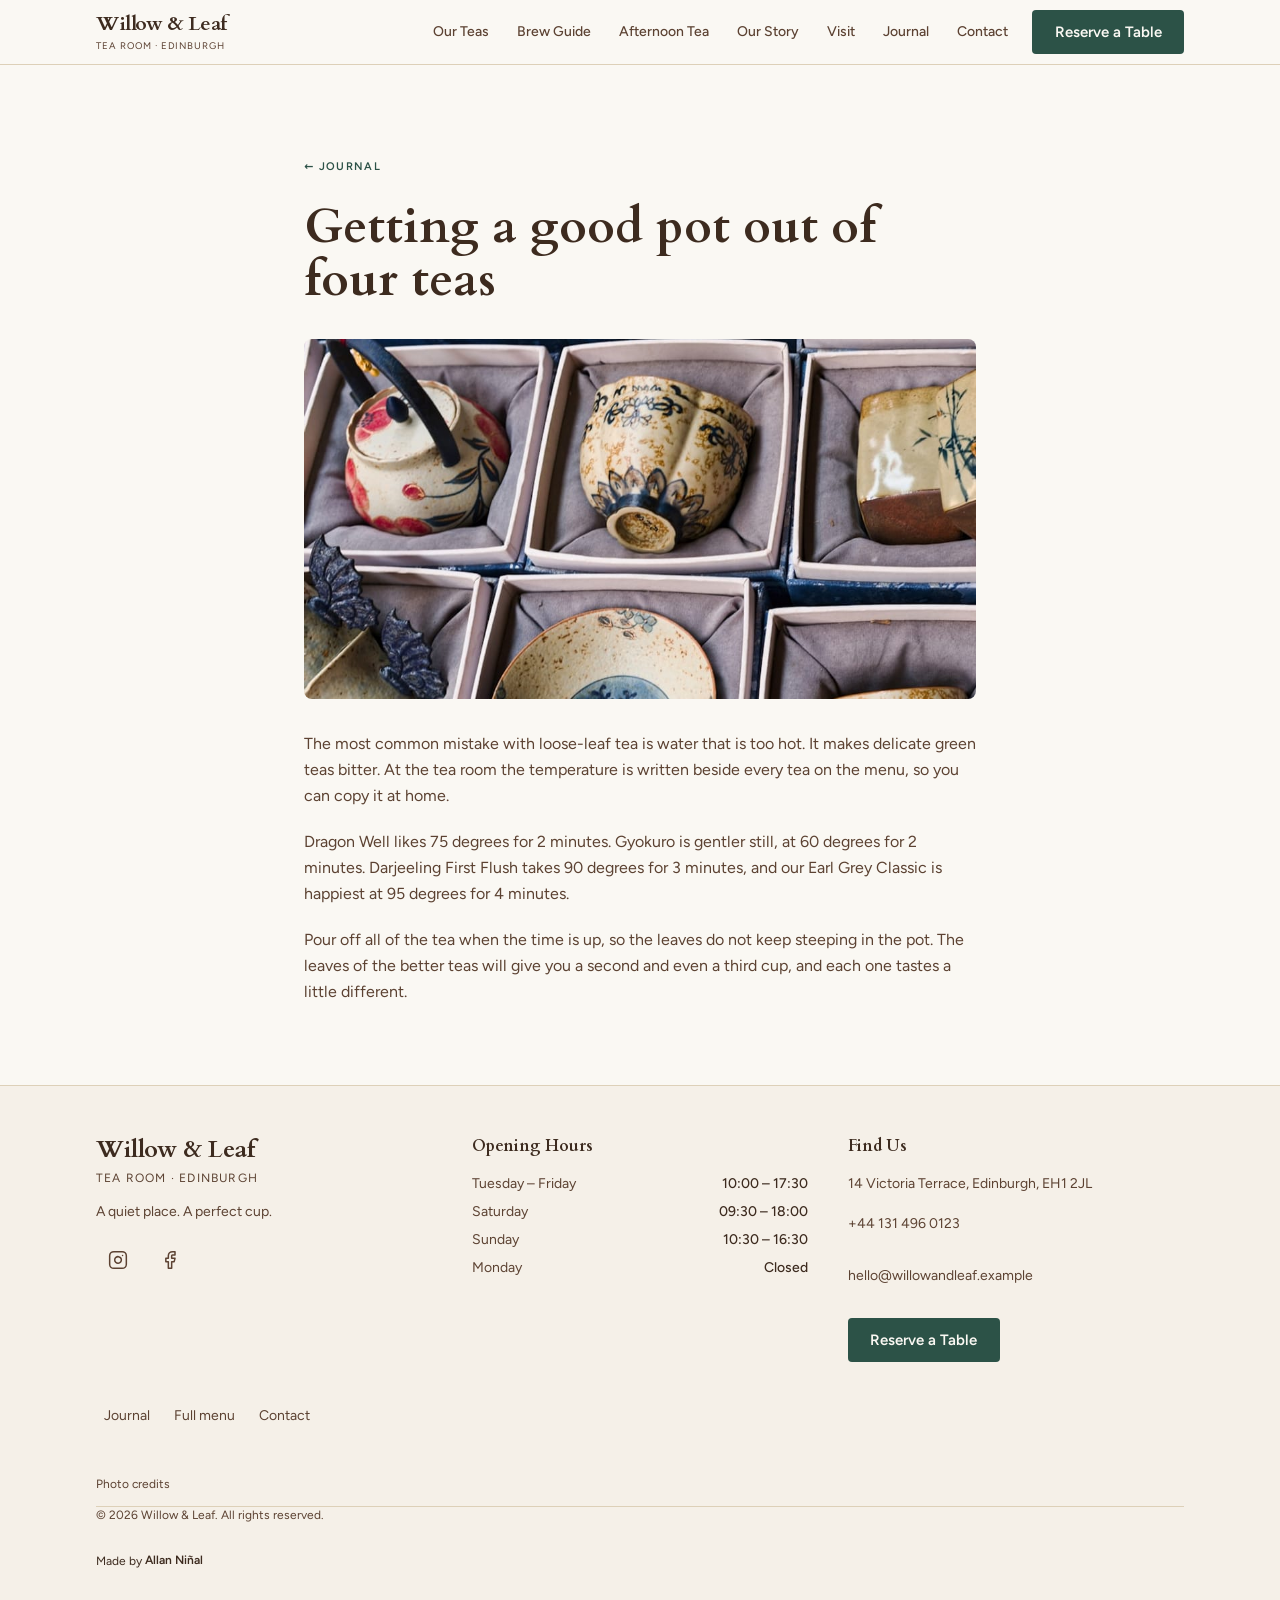
<file: journal/getting-a-good-pot/index.html>
<!DOCTYPE html><html lang="en" class="scroll-smooth"> <head><meta charset="utf-8"><meta name="viewport" content="width=device-width, initial-scale=1, viewport-fit=cover"><meta name="theme-color" content="#FAF8F3"><title>Getting a good pot out of four teas — Willow &amp; Leaf</title><meta name="description" content="Hot water is not the same for every leaf. The times and temperatures we use at the tea room for four favourites."><link rel="canonical" href="https://example.com/journal/getting-a-good-pot/"><meta name="robots" content="index, follow"><meta name="author" content="Willow &#38; Leaf"><!-- Open Graph --><meta property="og:title" content="Getting a good pot out of four teas — Willow &#38; Leaf"><meta property="og:description" content="Hot water is not the same for every leaf. The times and temperatures we use at the tea room for four favourites."><meta property="og:url" content="https://example.com/journal/getting-a-good-pot/"><meta property="og:type" content="website"><meta property="og:site_name" content="The Willow &#38; Leaf Tea Room — Afternoon Tea &#38; Rare Teas"><meta property="og:locale" content="en_GB"><meta property="og:image" content="https://example.com/og-image.png"><meta property="og:image:type" content="image/png"><meta property="og:image:width" content="1200"><meta property="og:image:height" content="630"><meta property="og:image:alt" content="The Willow &#38; Leaf Tea Room — A quiet place. A perfect cup."><!-- Twitter / X --><meta name="twitter:card" content="summary_large_image"><meta name="twitter:title" content="Getting a good pot out of four teas — Willow &#38; Leaf"><meta name="twitter:description" content="Hot water is not the same for every leaf. The times and temperatures we use at the tea room for four favourites."><meta name="twitter:image" content="https://example.com/og-image.png"><link rel="icon" href="../../favicon.svg" type="image/svg+xml"><link rel="apple-touch-icon" href="../../favicon.svg"><script type="application/ld+json">{"@context":"https://schema.org","@type":"CafeOrCoffeeShop","name":"The Willow & Leaf Tea Room","description":"A serene Edinburgh tea room: curated green, black, oolong, herbal and matcha teas, and afternoon tea sets.","url":"https://example.com/","telephone":"+44 131 496 0123","email":"hello@willowandleaf.example","address":{"@type":"PostalAddress","streetAddress":"14 Victoria Terrace","addressLocality":"Edinburgh","addressRegion":"Scotland","postalCode":"EH1 2JL","addressCountry":"GB"},"geo":{"@type":"GeoCoordinates","latitude":55.949,"longitude":-3.1921},"openingHoursSpecification":[{"@type":"OpeningHoursSpecification","dayOfWeek":["Tuesday","Wednesday","Thursday","Friday"],"opens":"10:00","closes":"17:30"},{"@type":"OpeningHoursSpecification","dayOfWeek":"Saturday","opens":"09:30","closes":"18:00"},{"@type":"OpeningHoursSpecification","dayOfWeek":"Sunday","opens":"10:30","closes":"16:30"}],"hasMenu":"https://example.com/#teas","servesCuisine":"Tea Room","priceRange":"££","image":"https://example.com/og-image.png"}</script><script type="application/ld+json">{"@context":"https://schema.org","@type":"WebSite","name":"The Willow & Leaf Tea Room — Afternoon Tea & Rare Teas","url":"https://example.com/","description":"A serene Edinburgh tea room: curated green, black, oolong, herbal and matcha teas, and afternoon tea sets."}</script><script type="application/ld+json">{"@context":"https://schema.org","@type":"BreadcrumbList","itemListElement":[{"@type":"ListItem","position":1,"name":"Home","item":"https://example.com/"},{"@type":"ListItem","position":2,"name":"Journal","item":"https://example.com/journal/"},{"@type":"ListItem","position":3,"name":"Getting a good pot out of four teas","item":"https://example.com/journal/getting-a-good-pot/"}]}</script><link rel="stylesheet" href="../../assets/brew.DBA5MAsm.css"></head> <body class="min-h-screen flex flex-col antialiased"> <header class="sticky top-0 z-50" style="background-color: var(--color-bg); border-bottom: 1px solid var(--color-border);" data-astro-cid-ctg3m53h> <div class="container-x" data-astro-cid-ctg3m53h> <div class="flex items-center justify-between h-16 gap-4" data-astro-cid-ctg3m53h> <!-- Wordmark --> <a href="../../index.html" class="flex flex-col justify-center leading-none" style="min-height: 44px;" aria-label="Willow & Leaf Tea Room — home" data-astro-cid-ctg3m53h> <span class="font-display text-xl font-bold tracking-tight" style="color: var(--color-text);" data-astro-cid-ctg3m53h>Willow &amp; Leaf</span> <span class="text-xs font-sans tracking-widest uppercase" style="color: var(--color-text-muted); font-size: 0.6rem;" data-astro-cid-ctg3m53h>Tea Room &middot; Edinburgh</span> </a> <!-- Desktop nav --> <nav class="desktop-nav" aria-label="Main navigation" data-astro-cid-ctg3m53h> <a href="../../index.html#teas" class="nav-link" data-astro-cid-ctg3m53h>Our Teas</a><a href="../../brew/index.html" class="nav-link" data-astro-cid-ctg3m53h>Brew Guide</a><a href="../../index.html#afternoon-tea" class="nav-link" data-astro-cid-ctg3m53h>Afternoon Tea</a><a href="../../index.html#story" class="nav-link" data-astro-cid-ctg3m53h>Our Story</a><a href="../../index.html#reservations" class="nav-link" data-astro-cid-ctg3m53h>Visit</a><a href="../index.html" class="nav-link" data-astro-cid-ctg3m53h>Journal</a><a href="../../contact/index.html" class="nav-link" data-astro-cid-ctg3m53h>Contact</a> <a href="../../index.html#reservations" class="btn-primary text-sm" style="min-height: 44px;" data-astro-cid-ctg3m53h>Reserve a Table</a> </nav> <!-- Phone: menu (no JavaScript) --> <details class="mobile-menu" data-astro-cid-ctg3m53h> <summary aria-label="Menu" data-astro-cid-ctg3m53h>Menu</summary> <nav aria-label="Mobile navigation" data-astro-cid-ctg3m53h> <a href="../../index.html#teas" data-astro-cid-ctg3m53h>Our Teas</a><a href="../../brew/index.html" data-astro-cid-ctg3m53h>Brew Guide</a><a href="../../index.html#afternoon-tea" data-astro-cid-ctg3m53h>Afternoon Tea</a><a href="../../index.html#story" data-astro-cid-ctg3m53h>Our Story</a><a href="../../index.html#reservations" data-astro-cid-ctg3m53h>Visit</a><a href="../index.html" data-astro-cid-ctg3m53h>Journal</a><a href="../../contact/index.html" data-astro-cid-ctg3m53h>Contact</a> <a href="../../index.html#reservations" class="mobile-menu__cta" data-astro-cid-ctg3m53h>Reserve a Table</a> </nav> </details> </div> </div> </header>  <main id="main-content" class="flex-1">  <article class="container-x py-20" aria-labelledby="post-heading"> <div class="max-w-2xl mx-auto"> <p class="label-eyebrow mb-3"><a href="../index.html" style="display: inline-flex; align-items: center; min-height: 44px;">&larr; Journal</a></p> <h1 id="post-heading" class="font-display font-bold" style="font-size: clamp(2rem, 5vw, 3rem); line-height: 1.1; color: var(--color-text);">Getting a good pot out of four teas</h1> <img src="../../images/gallery/teaware.jpg" alt="Boxed sets of handmade ceramic teapots and cups" width="1000" height="1000" decoding="async" class="w-full object-cover mt-8 rounded-lg" style="max-height: 360px;"> <div class="mt-8 grid gap-5"> <p class="text-base leading-relaxed" style="color: var(--color-text-muted);">The most common mistake with loose-leaf tea is water that is too hot. It makes delicate green teas bitter. At the tea room the temperature is written beside every tea on the menu, so you can copy it at home.</p><p class="text-base leading-relaxed" style="color: var(--color-text-muted);">Dragon Well likes 75 degrees for 2 minutes. Gyokuro is gentler still, at 60 degrees for 2 minutes. Darjeeling First Flush takes 90 degrees for 3 minutes, and our Earl Grey Classic is happiest at 95 degrees for 4 minutes.</p><p class="text-base leading-relaxed" style="color: var(--color-text-muted);">Pour off all of the tea when the time is up, so the leaves do not keep steeping in the pot. The leaves of the better teas will give you a second and even a third cup, and each one tastes a little different.</p> </div> </div> </article>  </main> <footer style="background-color: var(--color-surface); border-top: 1px solid var(--color-border);" data-astro-cid-gcn2mc3v> <div class="container-x py-12" data-astro-cid-gcn2mc3v> <div class="grid grid-cols-1 md:grid-cols-3 gap-10" data-astro-cid-gcn2mc3v> <!-- Brand --> <div data-astro-cid-gcn2mc3v> <p class="font-display text-2xl font-bold" style="color: var(--color-text);" data-astro-cid-gcn2mc3v>Willow &amp; Leaf</p> <p class="text-xs tracking-widest uppercase mt-1 mb-4" style="color: var(--color-text-muted); font-family: Figtree, sans-serif;" data-astro-cid-gcn2mc3v>Tea Room · Edinburgh</p> <p class="text-sm" style="color: var(--color-text-muted);" data-astro-cid-gcn2mc3v>A quiet place. A perfect cup.</p> <div class="flex gap-2 mt-4" data-astro-cid-gcn2mc3v> <a href="https://instagram.com" target="_blank" rel="noopener noreferrer" aria-label="Instagram" class="hover:opacity-70 transition-opacity" style="color: var(--color-text-muted); display:inline-flex; align-items:center; justify-content:center; min-width:44px; min-height:44px;" data-astro-cid-gcn2mc3v> <!-- Instagram icon --> <svg width="20" height="20" viewBox="0 0 24 24" fill="none" stroke="currentColor" stroke-width="1.8" stroke-linecap="round" stroke-linejoin="round" aria-hidden="true" data-astro-cid-gcn2mc3v> <rect x="2" y="2" width="20" height="20" rx="5" ry="5" data-astro-cid-gcn2mc3v></rect><path d="M16 11.37A4 4 0 1 1 12.63 8 4 4 0 0 1 16 11.37z" data-astro-cid-gcn2mc3v></path><line x1="17.5" y1="6.5" x2="17.51" y2="6.5" data-astro-cid-gcn2mc3v></line> </svg> </a> <a href="https://facebook.com" target="_blank" rel="noopener noreferrer" aria-label="Facebook" class="hover:opacity-70 transition-opacity" style="color: var(--color-text-muted); display:inline-flex; align-items:center; justify-content:center; min-width:44px; min-height:44px;" data-astro-cid-gcn2mc3v> <svg width="20" height="20" viewBox="0 0 24 24" fill="none" stroke="currentColor" stroke-width="1.8" stroke-linecap="round" stroke-linejoin="round" aria-hidden="true" data-astro-cid-gcn2mc3v> <path d="M18 2h-3a5 5 0 0 0-5 5v3H7v4h3v8h4v-8h3l1-4h-4V7a1 1 0 0 1 1-1h3z" data-astro-cid-gcn2mc3v></path> </svg> </a> </div> </div> <!-- Hours --> <div data-astro-cid-gcn2mc3v> <h2 class="font-display text-base font-bold mb-4" style="color: var(--color-text);" data-astro-cid-gcn2mc3v>Opening Hours</h2> <dl class="space-y-2" data-astro-cid-gcn2mc3v> <div class="flex justify-between gap-4 text-sm" data-astro-cid-gcn2mc3v> <dt style="color: var(--color-text-muted);" data-astro-cid-gcn2mc3v>Tuesday – Friday</dt> <dd class="font-medium" style="color: var(--color-text);" data-astro-cid-gcn2mc3v>10:00 – 17:30</dd> </div><div class="flex justify-between gap-4 text-sm" data-astro-cid-gcn2mc3v> <dt style="color: var(--color-text-muted);" data-astro-cid-gcn2mc3v>Saturday</dt> <dd class="font-medium" style="color: var(--color-text);" data-astro-cid-gcn2mc3v>09:30 – 18:00</dd> </div><div class="flex justify-between gap-4 text-sm" data-astro-cid-gcn2mc3v> <dt style="color: var(--color-text-muted);" data-astro-cid-gcn2mc3v>Sunday</dt> <dd class="font-medium" style="color: var(--color-text);" data-astro-cid-gcn2mc3v>10:30 – 16:30</dd> </div><div class="flex justify-between gap-4 text-sm" data-astro-cid-gcn2mc3v> <dt style="color: var(--color-text-muted);" data-astro-cid-gcn2mc3v>Monday</dt> <dd class="font-medium" style="color: var(--color-text);" data-astro-cid-gcn2mc3v>Closed</dd> </div> </dl> </div> <!-- Contact --> <div data-astro-cid-gcn2mc3v> <h2 class="font-display text-base font-bold mb-4" style="color: var(--color-text);" data-astro-cid-gcn2mc3v>Find Us</h2> <address class="not-italic space-y-2 text-sm" style="color: var(--color-text-muted);" data-astro-cid-gcn2mc3v> <p data-astro-cid-gcn2mc3v>14 Victoria Terrace, Edinburgh, EH1 2JL</p> <p data-astro-cid-gcn2mc3v> <a href="tel:+441314960123" class="hover:underline" style="color: var(--color-text-muted); display:inline-flex; align-items:center; min-height:44px;" data-astro-cid-gcn2mc3v>+44 131 496 0123</a> </p> <p data-astro-cid-gcn2mc3v> <a href="mailto:hello@willowandleaf.example" class="hover:underline" style="color: var(--color-text-muted); display:inline-flex; align-items:center; min-height:44px;" data-astro-cid-gcn2mc3v>hello@willowandleaf.example</a> </p> </address> <div class="mt-5" data-astro-cid-gcn2mc3v> <a href="../../index.html#reservations" class="btn-primary text-sm" data-astro-cid-gcn2mc3v>Reserve a Table</a> </div> </div> </div> <nav aria-label="Pages" class="mt-8 text-sm flex flex-wrap gap-x-2" data-astro-cid-gcn2mc3v> <a href="../index.html" style="color: var(--color-text-muted); padding: 0 0.5rem; display:inline-flex; align-items:center; min-height:44px;" data-astro-cid-gcn2mc3v>Journal</a> <a href="../../menu/index.html" style="color: var(--color-text-muted); padding: 0 0.5rem; display:inline-flex; align-items:center; min-height:44px;" data-astro-cid-gcn2mc3v>Full menu</a> <a href="../../contact/index.html" style="color: var(--color-text-muted); padding: 0 0.5rem; display:inline-flex; align-items:center; min-height:44px;" data-astro-cid-gcn2mc3v>Contact</a> </nav> <!-- Photo credits. Required while you use the demo photos (Unsplash asks for
         the photographer and a link). Delete this whole <details> block once you
         have replaced the photos with your own. --> <details class="mt-6 text-xs" style="color: var(--color-text-muted);" data-photo-credits data-astro-cid-gcn2mc3v> <summary style="cursor: pointer; min-height: 44px; display: flex; align-items: center;" data-astro-cid-gcn2mc3v>Photo credits</summary> <p class="mt-2" data-astro-cid-gcn2mc3v>
Demo photographs from <a href="https://unsplash.com/?utm_source=allanninal_dev&utm_medium=referral" style="text-decoration: underline;" data-astro-cid-gcn2mc3v>Unsplash</a>. Replace them, and these credits, with your own before launch.
</p> <ul class="mt-2 space-y-1 list-none p-0" data-astro-cid-gcn2mc3v> <li data-astro-cid-gcn2mc3v>Tea room hero: Photo by <a href="https://unsplash.com/@tom_macret?utm_source=allanninal_dev&utm_medium=referral" style="text-decoration: underline;" data-astro-cid-gcn2mc3v>Tom Macret</a> on <a href="https://unsplash.com/photos/1_xwVP_vsGY?utm_source=allanninal_dev&utm_medium=referral" style="text-decoration: underline;" data-astro-cid-gcn2mc3v>Unsplash</a></li><li data-astro-cid-gcn2mc3v>Main tea room: Photo by <a href="https://unsplash.com/@next_angus?utm_source=allanninal_dev&utm_medium=referral" style="text-decoration: underline;" data-astro-cid-gcn2mc3v>angus chow</a> on <a href="https://unsplash.com/photos/ofVDtGFlFVE?utm_source=allanninal_dev&utm_medium=referral" style="text-decoration: underline;" data-astro-cid-gcn2mc3v>Unsplash</a></li><li data-astro-cid-gcn2mc3v>Matcha preparation: Photo by <a href="https://unsplash.com/@danielstiel?utm_source=allanninal_dev&utm_medium=referral" style="text-decoration: underline;" data-astro-cid-gcn2mc3v>Daniel Stiel</a> on <a href="https://unsplash.com/photos/DzVKl4U-3NA?utm_source=allanninal_dev&utm_medium=referral" style="text-decoration: underline;" data-astro-cid-gcn2mc3v>Unsplash</a></li><li data-astro-cid-gcn2mc3v>Three-tier stand: Photo by <a href="https://unsplash.com/@micheile?utm_source=allanninal_dev&utm_medium=referral" style="text-decoration: underline;" data-astro-cid-gcn2mc3v>micheile henderson</a> on <a href="https://unsplash.com/photos/ofHmRLuKfmw?utm_source=allanninal_dev&utm_medium=referral" style="text-decoration: underline;" data-astro-cid-gcn2mc3v>Unsplash</a></li><li data-astro-cid-gcn2mc3v>Tea selection: Photo by <a href="https://unsplash.com/@mediha32?utm_source=allanninal_dev&utm_medium=referral" style="text-decoration: underline;" data-astro-cid-gcn2mc3v>mediha ekici</a> on <a href="https://unsplash.com/photos/zTtMi-kh7Uo?utm_source=allanninal_dev&utm_medium=referral" style="text-decoration: underline;" data-astro-cid-gcn2mc3v>Unsplash</a></li><li data-astro-cid-gcn2mc3v>Handmade teaware: Photo by <a href="https://unsplash.com/@eprouzet?utm_source=allanninal_dev&utm_medium=referral" style="text-decoration: underline;" data-astro-cid-gcn2mc3v>Eric Prouzet</a> on <a href="https://unsplash.com/photos/ci5XSX79brI?utm_source=allanninal_dev&utm_medium=referral" style="text-decoration: underline;" data-astro-cid-gcn2mc3v>Unsplash</a></li><li data-astro-cid-gcn2mc3v>Garden terrace: Photo by <a href="https://unsplash.com/@nicknight?utm_source=allanninal_dev&utm_medium=referral" style="text-decoration: underline;" data-astro-cid-gcn2mc3v>Nick Night</a> on <a href="https://unsplash.com/photos/8C5n-gZHw6s?utm_source=allanninal_dev&utm_medium=referral" style="text-decoration: underline;" data-astro-cid-gcn2mc3v>Unsplash</a></li> </ul> </details> <!-- Bottom bar --> <hr class="section-rule my-8" data-astro-cid-gcn2mc3v> <p class="text-xs" style="color: var(--color-text-muted);" data-astro-cid-gcn2mc3v>&copy; 2026 Willow &amp; Leaf. All rights reserved.</p>  <p class="maker-credit" data-maker-credit="1" data-astro-cid-gcn2mc3v>Made by <a style="display:inline-flex; align-items:center; min-height:44px;" href="https://www.linkedin.com/in/allanninal/" data-maker-credit="1" target="_blank" rel="noopener noreferrer" data-astro-cid-gcn2mc3v>Allan Ni&ntilde;al</a></p> </div> </footer>   </body></html>
</file>
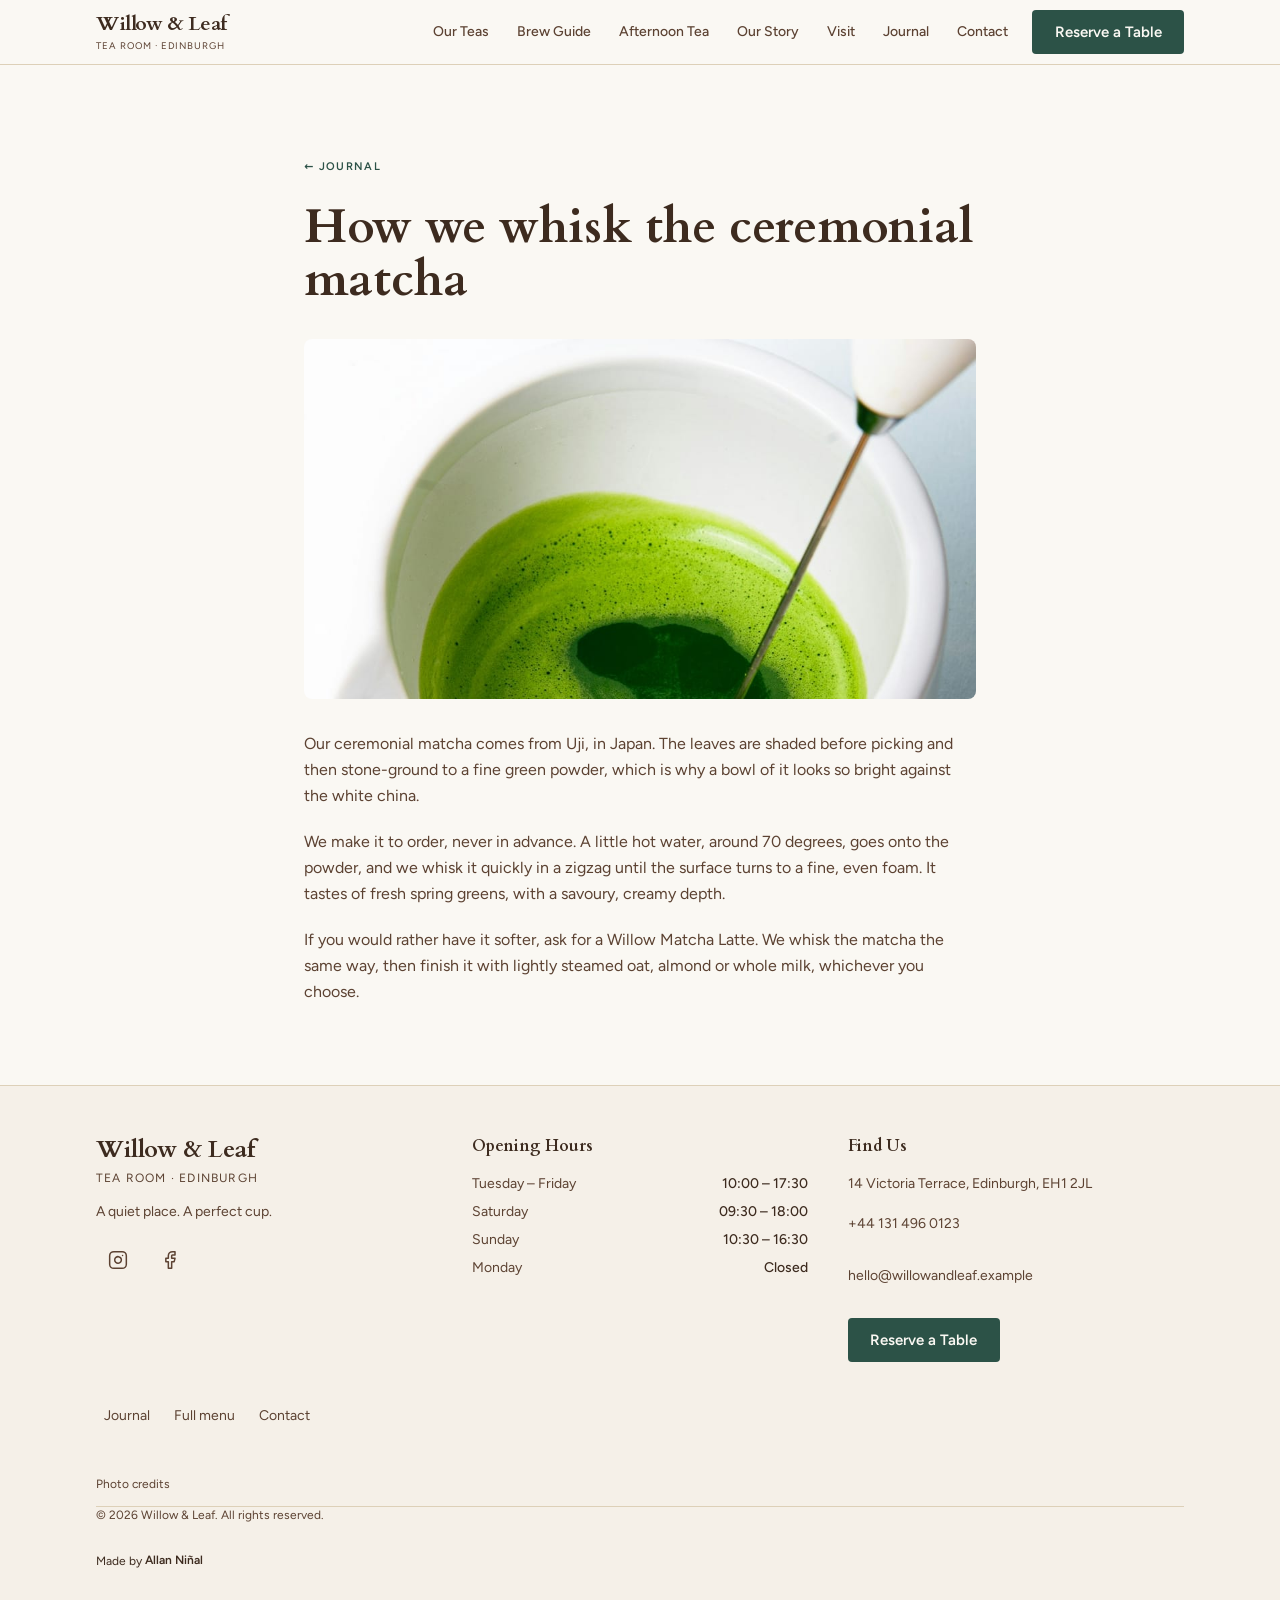
<file: journal/how-we-whisk-the-matcha/index.html>
<!DOCTYPE html><html lang="en" class="scroll-smooth"> <head><meta charset="utf-8"><meta name="viewport" content="width=device-width, initial-scale=1, viewport-fit=cover"><meta name="theme-color" content="#FAF8F3"><title>How we whisk the ceremonial matcha — Willow &amp; Leaf</title><meta name="description" content="Every bowl of matcha is made to order at the counter. Here is what happens between the tin and the cup."><link rel="canonical" href="https://example.com/journal/how-we-whisk-the-matcha/"><meta name="robots" content="index, follow"><meta name="author" content="Willow &#38; Leaf"><!-- Open Graph --><meta property="og:title" content="How we whisk the ceremonial matcha — Willow &#38; Leaf"><meta property="og:description" content="Every bowl of matcha is made to order at the counter. Here is what happens between the tin and the cup."><meta property="og:url" content="https://example.com/journal/how-we-whisk-the-matcha/"><meta property="og:type" content="website"><meta property="og:site_name" content="The Willow &#38; Leaf Tea Room — Afternoon Tea &#38; Rare Teas"><meta property="og:locale" content="en_GB"><meta property="og:image" content="https://example.com/og-image.png"><meta property="og:image:type" content="image/png"><meta property="og:image:width" content="1200"><meta property="og:image:height" content="630"><meta property="og:image:alt" content="The Willow &#38; Leaf Tea Room — A quiet place. A perfect cup."><!-- Twitter / X --><meta name="twitter:card" content="summary_large_image"><meta name="twitter:title" content="How we whisk the ceremonial matcha — Willow &#38; Leaf"><meta name="twitter:description" content="Every bowl of matcha is made to order at the counter. Here is what happens between the tin and the cup."><meta name="twitter:image" content="https://example.com/og-image.png"><link rel="icon" href="../../favicon.svg" type="image/svg+xml"><link rel="apple-touch-icon" href="../../favicon.svg"><script type="application/ld+json">{"@context":"https://schema.org","@type":"CafeOrCoffeeShop","name":"The Willow & Leaf Tea Room","description":"A serene Edinburgh tea room: curated green, black, oolong, herbal and matcha teas, and afternoon tea sets.","url":"https://example.com/","telephone":"+44 131 496 0123","email":"hello@willowandleaf.example","address":{"@type":"PostalAddress","streetAddress":"14 Victoria Terrace","addressLocality":"Edinburgh","addressRegion":"Scotland","postalCode":"EH1 2JL","addressCountry":"GB"},"geo":{"@type":"GeoCoordinates","latitude":55.949,"longitude":-3.1921},"openingHoursSpecification":[{"@type":"OpeningHoursSpecification","dayOfWeek":["Tuesday","Wednesday","Thursday","Friday"],"opens":"10:00","closes":"17:30"},{"@type":"OpeningHoursSpecification","dayOfWeek":"Saturday","opens":"09:30","closes":"18:00"},{"@type":"OpeningHoursSpecification","dayOfWeek":"Sunday","opens":"10:30","closes":"16:30"}],"hasMenu":"https://example.com/#teas","servesCuisine":"Tea Room","priceRange":"££","image":"https://example.com/og-image.png"}</script><script type="application/ld+json">{"@context":"https://schema.org","@type":"WebSite","name":"The Willow & Leaf Tea Room — Afternoon Tea & Rare Teas","url":"https://example.com/","description":"A serene Edinburgh tea room: curated green, black, oolong, herbal and matcha teas, and afternoon tea sets."}</script><script type="application/ld+json">{"@context":"https://schema.org","@type":"BreadcrumbList","itemListElement":[{"@type":"ListItem","position":1,"name":"Home","item":"https://example.com/"},{"@type":"ListItem","position":2,"name":"Journal","item":"https://example.com/journal/"},{"@type":"ListItem","position":3,"name":"How we whisk the ceremonial matcha","item":"https://example.com/journal/how-we-whisk-the-matcha/"}]}</script><link rel="stylesheet" href="../../assets/brew.DBA5MAsm.css"></head> <body class="min-h-screen flex flex-col antialiased"> <header class="sticky top-0 z-50" style="background-color: var(--color-bg); border-bottom: 1px solid var(--color-border);" data-astro-cid-ctg3m53h> <div class="container-x" data-astro-cid-ctg3m53h> <div class="flex items-center justify-between h-16 gap-4" data-astro-cid-ctg3m53h> <!-- Wordmark --> <a href="../../index.html" class="flex flex-col justify-center leading-none" style="min-height: 44px;" aria-label="Willow & Leaf Tea Room — home" data-astro-cid-ctg3m53h> <span class="font-display text-xl font-bold tracking-tight" style="color: var(--color-text);" data-astro-cid-ctg3m53h>Willow &amp; Leaf</span> <span class="text-xs font-sans tracking-widest uppercase" style="color: var(--color-text-muted); font-size: 0.6rem;" data-astro-cid-ctg3m53h>Tea Room &middot; Edinburgh</span> </a> <!-- Desktop nav --> <nav class="desktop-nav" aria-label="Main navigation" data-astro-cid-ctg3m53h> <a href="../../index.html#teas" class="nav-link" data-astro-cid-ctg3m53h>Our Teas</a><a href="../../brew/index.html" class="nav-link" data-astro-cid-ctg3m53h>Brew Guide</a><a href="../../index.html#afternoon-tea" class="nav-link" data-astro-cid-ctg3m53h>Afternoon Tea</a><a href="../../index.html#story" class="nav-link" data-astro-cid-ctg3m53h>Our Story</a><a href="../../index.html#reservations" class="nav-link" data-astro-cid-ctg3m53h>Visit</a><a href="../index.html" class="nav-link" data-astro-cid-ctg3m53h>Journal</a><a href="../../contact/index.html" class="nav-link" data-astro-cid-ctg3m53h>Contact</a> <a href="../../index.html#reservations" class="btn-primary text-sm" style="min-height: 44px;" data-astro-cid-ctg3m53h>Reserve a Table</a> </nav> <!-- Phone: menu (no JavaScript) --> <details class="mobile-menu" data-astro-cid-ctg3m53h> <summary aria-label="Menu" data-astro-cid-ctg3m53h>Menu</summary> <nav aria-label="Mobile navigation" data-astro-cid-ctg3m53h> <a href="../../index.html#teas" data-astro-cid-ctg3m53h>Our Teas</a><a href="../../brew/index.html" data-astro-cid-ctg3m53h>Brew Guide</a><a href="../../index.html#afternoon-tea" data-astro-cid-ctg3m53h>Afternoon Tea</a><a href="../../index.html#story" data-astro-cid-ctg3m53h>Our Story</a><a href="../../index.html#reservations" data-astro-cid-ctg3m53h>Visit</a><a href="../index.html" data-astro-cid-ctg3m53h>Journal</a><a href="../../contact/index.html" data-astro-cid-ctg3m53h>Contact</a> <a href="../../index.html#reservations" class="mobile-menu__cta" data-astro-cid-ctg3m53h>Reserve a Table</a> </nav> </details> </div> </div> </header>  <main id="main-content" class="flex-1">  <article class="container-x py-20" aria-labelledby="post-heading"> <div class="max-w-2xl mx-auto"> <p class="label-eyebrow mb-3"><a href="../index.html" style="display: inline-flex; align-items: center; min-height: 44px;">&larr; Journal</a></p> <h1 id="post-heading" class="font-display font-bold" style="font-size: clamp(2rem, 5vw, 3rem); line-height: 1.1; color: var(--color-text);">How we whisk the ceremonial matcha</h1> <img src="../../images/gallery/matcha.jpg" alt="Bright green matcha being whisked in a white bowl" width="1000" height="1000" decoding="async" class="w-full object-cover mt-8 rounded-lg" style="max-height: 360px;"> <div class="mt-8 grid gap-5"> <p class="text-base leading-relaxed" style="color: var(--color-text-muted);">Our ceremonial matcha comes from Uji, in Japan. The leaves are shaded before picking and then stone-ground to a fine green powder, which is why a bowl of it looks so bright against the white china.</p><p class="text-base leading-relaxed" style="color: var(--color-text-muted);">We make it to order, never in advance. A little hot water, around 70 degrees, goes onto the powder, and we whisk it quickly in a zigzag until the surface turns to a fine, even foam. It tastes of fresh spring greens, with a savoury, creamy depth.</p><p class="text-base leading-relaxed" style="color: var(--color-text-muted);">If you would rather have it softer, ask for a Willow Matcha Latte. We whisk the matcha the same way, then finish it with lightly steamed oat, almond or whole milk, whichever you choose.</p> </div> </div> </article>  </main> <footer style="background-color: var(--color-surface); border-top: 1px solid var(--color-border);" data-astro-cid-gcn2mc3v> <div class="container-x py-12" data-astro-cid-gcn2mc3v> <div class="grid grid-cols-1 md:grid-cols-3 gap-10" data-astro-cid-gcn2mc3v> <!-- Brand --> <div data-astro-cid-gcn2mc3v> <p class="font-display text-2xl font-bold" style="color: var(--color-text);" data-astro-cid-gcn2mc3v>Willow &amp; Leaf</p> <p class="text-xs tracking-widest uppercase mt-1 mb-4" style="color: var(--color-text-muted); font-family: Figtree, sans-serif;" data-astro-cid-gcn2mc3v>Tea Room · Edinburgh</p> <p class="text-sm" style="color: var(--color-text-muted);" data-astro-cid-gcn2mc3v>A quiet place. A perfect cup.</p> <div class="flex gap-2 mt-4" data-astro-cid-gcn2mc3v> <a href="https://instagram.com" target="_blank" rel="noopener noreferrer" aria-label="Instagram" class="hover:opacity-70 transition-opacity" style="color: var(--color-text-muted); display:inline-flex; align-items:center; justify-content:center; min-width:44px; min-height:44px;" data-astro-cid-gcn2mc3v> <!-- Instagram icon --> <svg width="20" height="20" viewBox="0 0 24 24" fill="none" stroke="currentColor" stroke-width="1.8" stroke-linecap="round" stroke-linejoin="round" aria-hidden="true" data-astro-cid-gcn2mc3v> <rect x="2" y="2" width="20" height="20" rx="5" ry="5" data-astro-cid-gcn2mc3v></rect><path d="M16 11.37A4 4 0 1 1 12.63 8 4 4 0 0 1 16 11.37z" data-astro-cid-gcn2mc3v></path><line x1="17.5" y1="6.5" x2="17.51" y2="6.5" data-astro-cid-gcn2mc3v></line> </svg> </a> <a href="https://facebook.com" target="_blank" rel="noopener noreferrer" aria-label="Facebook" class="hover:opacity-70 transition-opacity" style="color: var(--color-text-muted); display:inline-flex; align-items:center; justify-content:center; min-width:44px; min-height:44px;" data-astro-cid-gcn2mc3v> <svg width="20" height="20" viewBox="0 0 24 24" fill="none" stroke="currentColor" stroke-width="1.8" stroke-linecap="round" stroke-linejoin="round" aria-hidden="true" data-astro-cid-gcn2mc3v> <path d="M18 2h-3a5 5 0 0 0-5 5v3H7v4h3v8h4v-8h3l1-4h-4V7a1 1 0 0 1 1-1h3z" data-astro-cid-gcn2mc3v></path> </svg> </a> </div> </div> <!-- Hours --> <div data-astro-cid-gcn2mc3v> <h2 class="font-display text-base font-bold mb-4" style="color: var(--color-text);" data-astro-cid-gcn2mc3v>Opening Hours</h2> <dl class="space-y-2" data-astro-cid-gcn2mc3v> <div class="flex justify-between gap-4 text-sm" data-astro-cid-gcn2mc3v> <dt style="color: var(--color-text-muted);" data-astro-cid-gcn2mc3v>Tuesday – Friday</dt> <dd class="font-medium" style="color: var(--color-text);" data-astro-cid-gcn2mc3v>10:00 – 17:30</dd> </div><div class="flex justify-between gap-4 text-sm" data-astro-cid-gcn2mc3v> <dt style="color: var(--color-text-muted);" data-astro-cid-gcn2mc3v>Saturday</dt> <dd class="font-medium" style="color: var(--color-text);" data-astro-cid-gcn2mc3v>09:30 – 18:00</dd> </div><div class="flex justify-between gap-4 text-sm" data-astro-cid-gcn2mc3v> <dt style="color: var(--color-text-muted);" data-astro-cid-gcn2mc3v>Sunday</dt> <dd class="font-medium" style="color: var(--color-text);" data-astro-cid-gcn2mc3v>10:30 – 16:30</dd> </div><div class="flex justify-between gap-4 text-sm" data-astro-cid-gcn2mc3v> <dt style="color: var(--color-text-muted);" data-astro-cid-gcn2mc3v>Monday</dt> <dd class="font-medium" style="color: var(--color-text);" data-astro-cid-gcn2mc3v>Closed</dd> </div> </dl> </div> <!-- Contact --> <div data-astro-cid-gcn2mc3v> <h2 class="font-display text-base font-bold mb-4" style="color: var(--color-text);" data-astro-cid-gcn2mc3v>Find Us</h2> <address class="not-italic space-y-2 text-sm" style="color: var(--color-text-muted);" data-astro-cid-gcn2mc3v> <p data-astro-cid-gcn2mc3v>14 Victoria Terrace, Edinburgh, EH1 2JL</p> <p data-astro-cid-gcn2mc3v> <a href="tel:+441314960123" class="hover:underline" style="color: var(--color-text-muted); display:inline-flex; align-items:center; min-height:44px;" data-astro-cid-gcn2mc3v>+44 131 496 0123</a> </p> <p data-astro-cid-gcn2mc3v> <a href="mailto:hello@willowandleaf.example" class="hover:underline" style="color: var(--color-text-muted); display:inline-flex; align-items:center; min-height:44px;" data-astro-cid-gcn2mc3v>hello@willowandleaf.example</a> </p> </address> <div class="mt-5" data-astro-cid-gcn2mc3v> <a href="../../index.html#reservations" class="btn-primary text-sm" data-astro-cid-gcn2mc3v>Reserve a Table</a> </div> </div> </div> <nav aria-label="Pages" class="mt-8 text-sm flex flex-wrap gap-x-2" data-astro-cid-gcn2mc3v> <a href="../index.html" style="color: var(--color-text-muted); padding: 0 0.5rem; display:inline-flex; align-items:center; min-height:44px;" data-astro-cid-gcn2mc3v>Journal</a> <a href="../../menu/index.html" style="color: var(--color-text-muted); padding: 0 0.5rem; display:inline-flex; align-items:center; min-height:44px;" data-astro-cid-gcn2mc3v>Full menu</a> <a href="../../contact/index.html" style="color: var(--color-text-muted); padding: 0 0.5rem; display:inline-flex; align-items:center; min-height:44px;" data-astro-cid-gcn2mc3v>Contact</a> </nav> <!-- Photo credits. Required while you use the demo photos (Unsplash asks for
         the photographer and a link). Delete this whole <details> block once you
         have replaced the photos with your own. --> <details class="mt-6 text-xs" style="color: var(--color-text-muted);" data-photo-credits data-astro-cid-gcn2mc3v> <summary style="cursor: pointer; min-height: 44px; display: flex; align-items: center;" data-astro-cid-gcn2mc3v>Photo credits</summary> <p class="mt-2" data-astro-cid-gcn2mc3v>
Demo photographs from <a href="https://unsplash.com/?utm_source=allanninal_dev&utm_medium=referral" style="text-decoration: underline;" data-astro-cid-gcn2mc3v>Unsplash</a>. Replace them, and these credits, with your own before launch.
</p> <ul class="mt-2 space-y-1 list-none p-0" data-astro-cid-gcn2mc3v> <li data-astro-cid-gcn2mc3v>Tea room hero: Photo by <a href="https://unsplash.com/@tom_macret?utm_source=allanninal_dev&utm_medium=referral" style="text-decoration: underline;" data-astro-cid-gcn2mc3v>Tom Macret</a> on <a href="https://unsplash.com/photos/1_xwVP_vsGY?utm_source=allanninal_dev&utm_medium=referral" style="text-decoration: underline;" data-astro-cid-gcn2mc3v>Unsplash</a></li><li data-astro-cid-gcn2mc3v>Main tea room: Photo by <a href="https://unsplash.com/@next_angus?utm_source=allanninal_dev&utm_medium=referral" style="text-decoration: underline;" data-astro-cid-gcn2mc3v>angus chow</a> on <a href="https://unsplash.com/photos/ofVDtGFlFVE?utm_source=allanninal_dev&utm_medium=referral" style="text-decoration: underline;" data-astro-cid-gcn2mc3v>Unsplash</a></li><li data-astro-cid-gcn2mc3v>Matcha preparation: Photo by <a href="https://unsplash.com/@danielstiel?utm_source=allanninal_dev&utm_medium=referral" style="text-decoration: underline;" data-astro-cid-gcn2mc3v>Daniel Stiel</a> on <a href="https://unsplash.com/photos/DzVKl4U-3NA?utm_source=allanninal_dev&utm_medium=referral" style="text-decoration: underline;" data-astro-cid-gcn2mc3v>Unsplash</a></li><li data-astro-cid-gcn2mc3v>Three-tier stand: Photo by <a href="https://unsplash.com/@micheile?utm_source=allanninal_dev&utm_medium=referral" style="text-decoration: underline;" data-astro-cid-gcn2mc3v>micheile henderson</a> on <a href="https://unsplash.com/photos/ofHmRLuKfmw?utm_source=allanninal_dev&utm_medium=referral" style="text-decoration: underline;" data-astro-cid-gcn2mc3v>Unsplash</a></li><li data-astro-cid-gcn2mc3v>Tea selection: Photo by <a href="https://unsplash.com/@mediha32?utm_source=allanninal_dev&utm_medium=referral" style="text-decoration: underline;" data-astro-cid-gcn2mc3v>mediha ekici</a> on <a href="https://unsplash.com/photos/zTtMi-kh7Uo?utm_source=allanninal_dev&utm_medium=referral" style="text-decoration: underline;" data-astro-cid-gcn2mc3v>Unsplash</a></li><li data-astro-cid-gcn2mc3v>Handmade teaware: Photo by <a href="https://unsplash.com/@eprouzet?utm_source=allanninal_dev&utm_medium=referral" style="text-decoration: underline;" data-astro-cid-gcn2mc3v>Eric Prouzet</a> on <a href="https://unsplash.com/photos/ci5XSX79brI?utm_source=allanninal_dev&utm_medium=referral" style="text-decoration: underline;" data-astro-cid-gcn2mc3v>Unsplash</a></li><li data-astro-cid-gcn2mc3v>Garden terrace: Photo by <a href="https://unsplash.com/@nicknight?utm_source=allanninal_dev&utm_medium=referral" style="text-decoration: underline;" data-astro-cid-gcn2mc3v>Nick Night</a> on <a href="https://unsplash.com/photos/8C5n-gZHw6s?utm_source=allanninal_dev&utm_medium=referral" style="text-decoration: underline;" data-astro-cid-gcn2mc3v>Unsplash</a></li> </ul> </details> <!-- Bottom bar --> <hr class="section-rule my-8" data-astro-cid-gcn2mc3v> <p class="text-xs" style="color: var(--color-text-muted);" data-astro-cid-gcn2mc3v>&copy; 2026 Willow &amp; Leaf. All rights reserved.</p>  <p class="maker-credit" data-maker-credit="1" data-astro-cid-gcn2mc3v>Made by <a style="display:inline-flex; align-items:center; min-height:44px;" href="https://www.linkedin.com/in/allanninal/" data-maker-credit="1" target="_blank" rel="noopener noreferrer" data-astro-cid-gcn2mc3v>Allan Ni&ntilde;al</a></p> </div> </footer>   </body></html>
</file>
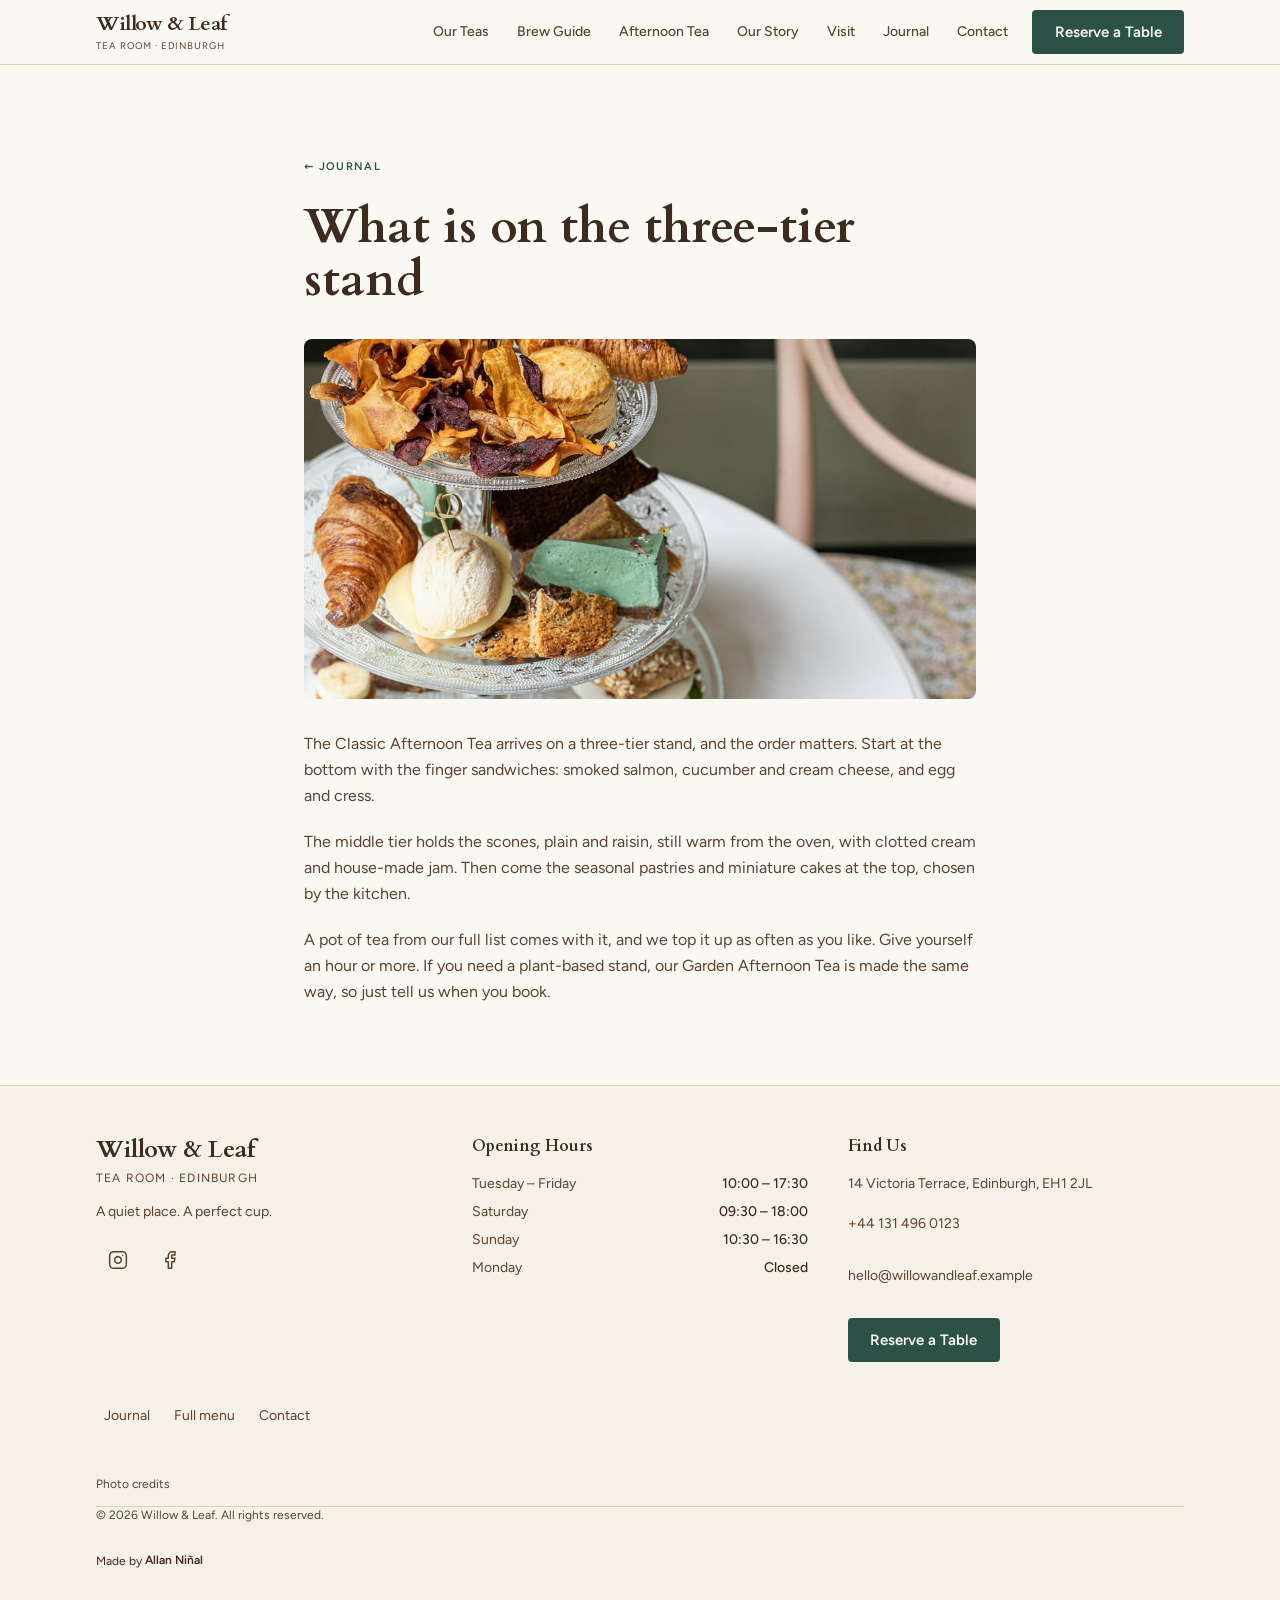
<file: journal/whats-on-the-three-tier-stand/index.html>
<!DOCTYPE html><html lang="en" class="scroll-smooth"> <head><meta charset="utf-8"><meta name="viewport" content="width=device-width, initial-scale=1, viewport-fit=cover"><meta name="theme-color" content="#FAF8F3"><title>What is on the three-tier stand — Willow &amp; Leaf</title><meta name="description" content="Sandwiches at the bottom, scones in the middle, cakes at the top. A walk through our Classic Afternoon Tea."><link rel="canonical" href="https://example.com/journal/whats-on-the-three-tier-stand/"><meta name="robots" content="index, follow"><meta name="author" content="Willow &#38; Leaf"><!-- Open Graph --><meta property="og:title" content="What is on the three-tier stand — Willow &#38; Leaf"><meta property="og:description" content="Sandwiches at the bottom, scones in the middle, cakes at the top. A walk through our Classic Afternoon Tea."><meta property="og:url" content="https://example.com/journal/whats-on-the-three-tier-stand/"><meta property="og:type" content="website"><meta property="og:site_name" content="The Willow &#38; Leaf Tea Room — Afternoon Tea &#38; Rare Teas"><meta property="og:locale" content="en_GB"><meta property="og:image" content="https://example.com/og-image.png"><meta property="og:image:type" content="image/png"><meta property="og:image:width" content="1200"><meta property="og:image:height" content="630"><meta property="og:image:alt" content="The Willow &#38; Leaf Tea Room — A quiet place. A perfect cup."><!-- Twitter / X --><meta name="twitter:card" content="summary_large_image"><meta name="twitter:title" content="What is on the three-tier stand — Willow &#38; Leaf"><meta name="twitter:description" content="Sandwiches at the bottom, scones in the middle, cakes at the top. A walk through our Classic Afternoon Tea."><meta name="twitter:image" content="https://example.com/og-image.png"><link rel="icon" href="../../favicon.svg" type="image/svg+xml"><link rel="apple-touch-icon" href="../../favicon.svg"><script type="application/ld+json">{"@context":"https://schema.org","@type":"CafeOrCoffeeShop","name":"The Willow & Leaf Tea Room","description":"A serene Edinburgh tea room: curated green, black, oolong, herbal and matcha teas, and afternoon tea sets.","url":"https://example.com/","telephone":"+44 131 496 0123","email":"hello@willowandleaf.example","address":{"@type":"PostalAddress","streetAddress":"14 Victoria Terrace","addressLocality":"Edinburgh","addressRegion":"Scotland","postalCode":"EH1 2JL","addressCountry":"GB"},"geo":{"@type":"GeoCoordinates","latitude":55.949,"longitude":-3.1921},"openingHoursSpecification":[{"@type":"OpeningHoursSpecification","dayOfWeek":["Tuesday","Wednesday","Thursday","Friday"],"opens":"10:00","closes":"17:30"},{"@type":"OpeningHoursSpecification","dayOfWeek":"Saturday","opens":"09:30","closes":"18:00"},{"@type":"OpeningHoursSpecification","dayOfWeek":"Sunday","opens":"10:30","closes":"16:30"}],"hasMenu":"https://example.com/#teas","servesCuisine":"Tea Room","priceRange":"££","image":"https://example.com/og-image.png"}</script><script type="application/ld+json">{"@context":"https://schema.org","@type":"WebSite","name":"The Willow & Leaf Tea Room — Afternoon Tea & Rare Teas","url":"https://example.com/","description":"A serene Edinburgh tea room: curated green, black, oolong, herbal and matcha teas, and afternoon tea sets."}</script><script type="application/ld+json">{"@context":"https://schema.org","@type":"BreadcrumbList","itemListElement":[{"@type":"ListItem","position":1,"name":"Home","item":"https://example.com/"},{"@type":"ListItem","position":2,"name":"Journal","item":"https://example.com/journal/"},{"@type":"ListItem","position":3,"name":"What is on the three-tier stand","item":"https://example.com/journal/whats-on-the-three-tier-stand/"}]}</script><link rel="stylesheet" href="../../assets/brew.DBA5MAsm.css"></head> <body class="min-h-screen flex flex-col antialiased"> <header class="sticky top-0 z-50" style="background-color: var(--color-bg); border-bottom: 1px solid var(--color-border);" data-astro-cid-ctg3m53h> <div class="container-x" data-astro-cid-ctg3m53h> <div class="flex items-center justify-between h-16 gap-4" data-astro-cid-ctg3m53h> <!-- Wordmark --> <a href="../../index.html" class="flex flex-col justify-center leading-none" style="min-height: 44px;" aria-label="Willow & Leaf Tea Room — home" data-astro-cid-ctg3m53h> <span class="font-display text-xl font-bold tracking-tight" style="color: var(--color-text);" data-astro-cid-ctg3m53h>Willow &amp; Leaf</span> <span class="text-xs font-sans tracking-widest uppercase" style="color: var(--color-text-muted); font-size: 0.6rem;" data-astro-cid-ctg3m53h>Tea Room &middot; Edinburgh</span> </a> <!-- Desktop nav --> <nav class="desktop-nav" aria-label="Main navigation" data-astro-cid-ctg3m53h> <a href="../../index.html#teas" class="nav-link" data-astro-cid-ctg3m53h>Our Teas</a><a href="../../brew/index.html" class="nav-link" data-astro-cid-ctg3m53h>Brew Guide</a><a href="../../index.html#afternoon-tea" class="nav-link" data-astro-cid-ctg3m53h>Afternoon Tea</a><a href="../../index.html#story" class="nav-link" data-astro-cid-ctg3m53h>Our Story</a><a href="../../index.html#reservations" class="nav-link" data-astro-cid-ctg3m53h>Visit</a><a href="../index.html" class="nav-link" data-astro-cid-ctg3m53h>Journal</a><a href="../../contact/index.html" class="nav-link" data-astro-cid-ctg3m53h>Contact</a> <a href="../../index.html#reservations" class="btn-primary text-sm" style="min-height: 44px;" data-astro-cid-ctg3m53h>Reserve a Table</a> </nav> <!-- Phone: menu (no JavaScript) --> <details class="mobile-menu" data-astro-cid-ctg3m53h> <summary aria-label="Menu" data-astro-cid-ctg3m53h>Menu</summary> <nav aria-label="Mobile navigation" data-astro-cid-ctg3m53h> <a href="../../index.html#teas" data-astro-cid-ctg3m53h>Our Teas</a><a href="../../brew/index.html" data-astro-cid-ctg3m53h>Brew Guide</a><a href="../../index.html#afternoon-tea" data-astro-cid-ctg3m53h>Afternoon Tea</a><a href="../../index.html#story" data-astro-cid-ctg3m53h>Our Story</a><a href="../../index.html#reservations" data-astro-cid-ctg3m53h>Visit</a><a href="../index.html" data-astro-cid-ctg3m53h>Journal</a><a href="../../contact/index.html" data-astro-cid-ctg3m53h>Contact</a> <a href="../../index.html#reservations" class="mobile-menu__cta" data-astro-cid-ctg3m53h>Reserve a Table</a> </nav> </details> </div> </div> </header>  <main id="main-content" class="flex-1">  <article class="container-x py-20" aria-labelledby="post-heading"> <div class="max-w-2xl mx-auto"> <p class="label-eyebrow mb-3"><a href="../index.html" style="display: inline-flex; align-items: center; min-height: 44px;">&larr; Journal</a></p> <h1 id="post-heading" class="font-display font-bold" style="font-size: clamp(2rem, 5vw, 3rem); line-height: 1.1; color: var(--color-text);">What is on the three-tier stand</h1> <img src="../../images/gallery/tiers.jpg" alt="A three-tier glass stand of sandwiches, pastries and cakes on a white table" width="1000" height="1000" decoding="async" class="w-full object-cover mt-8 rounded-lg" style="max-height: 360px;"> <div class="mt-8 grid gap-5"> <p class="text-base leading-relaxed" style="color: var(--color-text-muted);">The Classic Afternoon Tea arrives on a three-tier stand, and the order matters. Start at the bottom with the finger sandwiches: smoked salmon, cucumber and cream cheese, and egg and cress.</p><p class="text-base leading-relaxed" style="color: var(--color-text-muted);">The middle tier holds the scones, plain and raisin, still warm from the oven, with clotted cream and house-made jam. Then come the seasonal pastries and miniature cakes at the top, chosen by the kitchen.</p><p class="text-base leading-relaxed" style="color: var(--color-text-muted);">A pot of tea from our full list comes with it, and we top it up as often as you like. Give yourself an hour or more. If you need a plant-based stand, our Garden Afternoon Tea is made the same way, so just tell us when you book.</p> </div> </div> </article>  </main> <footer style="background-color: var(--color-surface); border-top: 1px solid var(--color-border);" data-astro-cid-gcn2mc3v> <div class="container-x py-12" data-astro-cid-gcn2mc3v> <div class="grid grid-cols-1 md:grid-cols-3 gap-10" data-astro-cid-gcn2mc3v> <!-- Brand --> <div data-astro-cid-gcn2mc3v> <p class="font-display text-2xl font-bold" style="color: var(--color-text);" data-astro-cid-gcn2mc3v>Willow &amp; Leaf</p> <p class="text-xs tracking-widest uppercase mt-1 mb-4" style="color: var(--color-text-muted); font-family: Figtree, sans-serif;" data-astro-cid-gcn2mc3v>Tea Room · Edinburgh</p> <p class="text-sm" style="color: var(--color-text-muted);" data-astro-cid-gcn2mc3v>A quiet place. A perfect cup.</p> <div class="flex gap-2 mt-4" data-astro-cid-gcn2mc3v> <a href="https://instagram.com" target="_blank" rel="noopener noreferrer" aria-label="Instagram" class="hover:opacity-70 transition-opacity" style="color: var(--color-text-muted); display:inline-flex; align-items:center; justify-content:center; min-width:44px; min-height:44px;" data-astro-cid-gcn2mc3v> <!-- Instagram icon --> <svg width="20" height="20" viewBox="0 0 24 24" fill="none" stroke="currentColor" stroke-width="1.8" stroke-linecap="round" stroke-linejoin="round" aria-hidden="true" data-astro-cid-gcn2mc3v> <rect x="2" y="2" width="20" height="20" rx="5" ry="5" data-astro-cid-gcn2mc3v></rect><path d="M16 11.37A4 4 0 1 1 12.63 8 4 4 0 0 1 16 11.37z" data-astro-cid-gcn2mc3v></path><line x1="17.5" y1="6.5" x2="17.51" y2="6.5" data-astro-cid-gcn2mc3v></line> </svg> </a> <a href="https://facebook.com" target="_blank" rel="noopener noreferrer" aria-label="Facebook" class="hover:opacity-70 transition-opacity" style="color: var(--color-text-muted); display:inline-flex; align-items:center; justify-content:center; min-width:44px; min-height:44px;" data-astro-cid-gcn2mc3v> <svg width="20" height="20" viewBox="0 0 24 24" fill="none" stroke="currentColor" stroke-width="1.8" stroke-linecap="round" stroke-linejoin="round" aria-hidden="true" data-astro-cid-gcn2mc3v> <path d="M18 2h-3a5 5 0 0 0-5 5v3H7v4h3v8h4v-8h3l1-4h-4V7a1 1 0 0 1 1-1h3z" data-astro-cid-gcn2mc3v></path> </svg> </a> </div> </div> <!-- Hours --> <div data-astro-cid-gcn2mc3v> <h2 class="font-display text-base font-bold mb-4" style="color: var(--color-text);" data-astro-cid-gcn2mc3v>Opening Hours</h2> <dl class="space-y-2" data-astro-cid-gcn2mc3v> <div class="flex justify-between gap-4 text-sm" data-astro-cid-gcn2mc3v> <dt style="color: var(--color-text-muted);" data-astro-cid-gcn2mc3v>Tuesday – Friday</dt> <dd class="font-medium" style="color: var(--color-text);" data-astro-cid-gcn2mc3v>10:00 – 17:30</dd> </div><div class="flex justify-between gap-4 text-sm" data-astro-cid-gcn2mc3v> <dt style="color: var(--color-text-muted);" data-astro-cid-gcn2mc3v>Saturday</dt> <dd class="font-medium" style="color: var(--color-text);" data-astro-cid-gcn2mc3v>09:30 – 18:00</dd> </div><div class="flex justify-between gap-4 text-sm" data-astro-cid-gcn2mc3v> <dt style="color: var(--color-text-muted);" data-astro-cid-gcn2mc3v>Sunday</dt> <dd class="font-medium" style="color: var(--color-text);" data-astro-cid-gcn2mc3v>10:30 – 16:30</dd> </div><div class="flex justify-between gap-4 text-sm" data-astro-cid-gcn2mc3v> <dt style="color: var(--color-text-muted);" data-astro-cid-gcn2mc3v>Monday</dt> <dd class="font-medium" style="color: var(--color-text);" data-astro-cid-gcn2mc3v>Closed</dd> </div> </dl> </div> <!-- Contact --> <div data-astro-cid-gcn2mc3v> <h2 class="font-display text-base font-bold mb-4" style="color: var(--color-text);" data-astro-cid-gcn2mc3v>Find Us</h2> <address class="not-italic space-y-2 text-sm" style="color: var(--color-text-muted);" data-astro-cid-gcn2mc3v> <p data-astro-cid-gcn2mc3v>14 Victoria Terrace, Edinburgh, EH1 2JL</p> <p data-astro-cid-gcn2mc3v> <a href="tel:+441314960123" class="hover:underline" style="color: var(--color-text-muted); display:inline-flex; align-items:center; min-height:44px;" data-astro-cid-gcn2mc3v>+44 131 496 0123</a> </p> <p data-astro-cid-gcn2mc3v> <a href="mailto:hello@willowandleaf.example" class="hover:underline" style="color: var(--color-text-muted); display:inline-flex; align-items:center; min-height:44px;" data-astro-cid-gcn2mc3v>hello@willowandleaf.example</a> </p> </address> <div class="mt-5" data-astro-cid-gcn2mc3v> <a href="../../index.html#reservations" class="btn-primary text-sm" data-astro-cid-gcn2mc3v>Reserve a Table</a> </div> </div> </div> <nav aria-label="Pages" class="mt-8 text-sm flex flex-wrap gap-x-2" data-astro-cid-gcn2mc3v> <a href="../index.html" style="color: var(--color-text-muted); padding: 0 0.5rem; display:inline-flex; align-items:center; min-height:44px;" data-astro-cid-gcn2mc3v>Journal</a> <a href="../../menu/index.html" style="color: var(--color-text-muted); padding: 0 0.5rem; display:inline-flex; align-items:center; min-height:44px;" data-astro-cid-gcn2mc3v>Full menu</a> <a href="../../contact/index.html" style="color: var(--color-text-muted); padding: 0 0.5rem; display:inline-flex; align-items:center; min-height:44px;" data-astro-cid-gcn2mc3v>Contact</a> </nav> <!-- Photo credits. Required while you use the demo photos (Unsplash asks for
         the photographer and a link). Delete this whole <details> block once you
         have replaced the photos with your own. --> <details class="mt-6 text-xs" style="color: var(--color-text-muted);" data-photo-credits data-astro-cid-gcn2mc3v> <summary style="cursor: pointer; min-height: 44px; display: flex; align-items: center;" data-astro-cid-gcn2mc3v>Photo credits</summary> <p class="mt-2" data-astro-cid-gcn2mc3v>
Demo photographs from <a href="https://unsplash.com/?utm_source=allanninal_dev&utm_medium=referral" style="text-decoration: underline;" data-astro-cid-gcn2mc3v>Unsplash</a>. Replace them, and these credits, with your own before launch.
</p> <ul class="mt-2 space-y-1 list-none p-0" data-astro-cid-gcn2mc3v> <li data-astro-cid-gcn2mc3v>Tea room hero: Photo by <a href="https://unsplash.com/@tom_macret?utm_source=allanninal_dev&utm_medium=referral" style="text-decoration: underline;" data-astro-cid-gcn2mc3v>Tom Macret</a> on <a href="https://unsplash.com/photos/1_xwVP_vsGY?utm_source=allanninal_dev&utm_medium=referral" style="text-decoration: underline;" data-astro-cid-gcn2mc3v>Unsplash</a></li><li data-astro-cid-gcn2mc3v>Main tea room: Photo by <a href="https://unsplash.com/@next_angus?utm_source=allanninal_dev&utm_medium=referral" style="text-decoration: underline;" data-astro-cid-gcn2mc3v>angus chow</a> on <a href="https://unsplash.com/photos/ofVDtGFlFVE?utm_source=allanninal_dev&utm_medium=referral" style="text-decoration: underline;" data-astro-cid-gcn2mc3v>Unsplash</a></li><li data-astro-cid-gcn2mc3v>Matcha preparation: Photo by <a href="https://unsplash.com/@danielstiel?utm_source=allanninal_dev&utm_medium=referral" style="text-decoration: underline;" data-astro-cid-gcn2mc3v>Daniel Stiel</a> on <a href="https://unsplash.com/photos/DzVKl4U-3NA?utm_source=allanninal_dev&utm_medium=referral" style="text-decoration: underline;" data-astro-cid-gcn2mc3v>Unsplash</a></li><li data-astro-cid-gcn2mc3v>Three-tier stand: Photo by <a href="https://unsplash.com/@micheile?utm_source=allanninal_dev&utm_medium=referral" style="text-decoration: underline;" data-astro-cid-gcn2mc3v>micheile henderson</a> on <a href="https://unsplash.com/photos/ofHmRLuKfmw?utm_source=allanninal_dev&utm_medium=referral" style="text-decoration: underline;" data-astro-cid-gcn2mc3v>Unsplash</a></li><li data-astro-cid-gcn2mc3v>Tea selection: Photo by <a href="https://unsplash.com/@mediha32?utm_source=allanninal_dev&utm_medium=referral" style="text-decoration: underline;" data-astro-cid-gcn2mc3v>mediha ekici</a> on <a href="https://unsplash.com/photos/zTtMi-kh7Uo?utm_source=allanninal_dev&utm_medium=referral" style="text-decoration: underline;" data-astro-cid-gcn2mc3v>Unsplash</a></li><li data-astro-cid-gcn2mc3v>Handmade teaware: Photo by <a href="https://unsplash.com/@eprouzet?utm_source=allanninal_dev&utm_medium=referral" style="text-decoration: underline;" data-astro-cid-gcn2mc3v>Eric Prouzet</a> on <a href="https://unsplash.com/photos/ci5XSX79brI?utm_source=allanninal_dev&utm_medium=referral" style="text-decoration: underline;" data-astro-cid-gcn2mc3v>Unsplash</a></li><li data-astro-cid-gcn2mc3v>Garden terrace: Photo by <a href="https://unsplash.com/@nicknight?utm_source=allanninal_dev&utm_medium=referral" style="text-decoration: underline;" data-astro-cid-gcn2mc3v>Nick Night</a> on <a href="https://unsplash.com/photos/8C5n-gZHw6s?utm_source=allanninal_dev&utm_medium=referral" style="text-decoration: underline;" data-astro-cid-gcn2mc3v>Unsplash</a></li> </ul> </details> <!-- Bottom bar --> <hr class="section-rule my-8" data-astro-cid-gcn2mc3v> <p class="text-xs" style="color: var(--color-text-muted);" data-astro-cid-gcn2mc3v>&copy; 2026 Willow &amp; Leaf. All rights reserved.</p>  <p class="maker-credit" data-maker-credit="1" data-astro-cid-gcn2mc3v>Made by <a style="display:inline-flex; align-items:center; min-height:44px;" href="https://www.linkedin.com/in/allanninal/" data-maker-credit="1" target="_blank" rel="noopener noreferrer" data-astro-cid-gcn2mc3v>Allan Ni&ntilde;al</a></p> </div> </footer>   </body></html>
</file>
<file: assets/brew.DBA5MAsm.css>
@font-face{font-family:Cardo;font-style:normal;font-display:swap;font-weight:400;src:url([data-uri]) format("woff2"),url([data-uri]) format("woff");unicode-range:U+0304-0305,U+0308,U+0331,U+10330-1034A}@font-face{font-family:Cardo;font-style:normal;font-display:swap;font-weight:400;src:url(./cardo-greek-ext-400-normal.BmflC58X.woff2) format("woff2"),url(./cardo-greek-ext-400-normal.CB8xVWWz.woff) format("woff");unicode-range:U+1F00-1FFF}@font-face{font-family:Cardo;font-style:normal;font-display:swap;font-weight:400;src:url(./cardo-greek-400-normal.FVaAFONy.woff2) format("woff2"),url(./cardo-greek-400-normal.DLTL0h9b.woff) format("woff");unicode-range:U+0370-0377,U+037A-037F,U+0384-038A,U+038C,U+038E-03A1,U+03A3-03FF}@font-face{font-family:Cardo;font-style:normal;font-display:swap;font-weight:400;src:url(./cardo-hebrew-400-normal.XzdPOIGN.woff2) format("woff2"),url(./cardo-hebrew-400-normal.CUvtiQ2s.woff) format("woff");unicode-range:U+0307-0308,U+0590-05FF,U+200C-2010,U+20AA,U+25CC,U+FB1D-FB4F}@font-face{font-family:Cardo;font-style:normal;font-display:swap;font-weight:400;src:url([data-uri]) format("woff2"),url([data-uri]) format("woff");unicode-range:U+10300-1032F}@font-face{font-family:Cardo;font-style:normal;font-display:swap;font-weight:400;src:url([data-uri]) format("woff2"),url([data-uri]) format("woff");unicode-range:U+16A0-16F8}@font-face{font-family:Cardo;font-style:normal;font-display:swap;font-weight:400;src:url(./cardo-latin-ext-400-normal.Bz9_wDRX.woff2) format("woff2"),url(./cardo-latin-ext-400-normal.Cevs836X.woff) format("woff");unicode-range:U+0100-02BA,U+02BD-02C5,U+02C7-02CC,U+02CE-02D7,U+02DD-02FF,U+0304,U+0308,U+0329,U+1D00-1DBF,U+1E00-1E9F,U+1EF2-1EFF,U+2020,U+20A0-20AB,U+20AD-20C0,U+2113,U+2C60-2C7F,U+A720-A7FF}@font-face{font-family:Cardo;font-style:normal;font-display:swap;font-weight:400;src:url(./cardo-latin-400-normal.CFoX0N4J.woff2) format("woff2"),url(./cardo-latin-400-normal.DBrrJcp6.woff) format("woff");unicode-range:U+0000-00FF,U+0131,U+0152-0153,U+02BB-02BC,U+02C6,U+02DA,U+02DC,U+0304,U+0308,U+0329,U+2000-206F,U+20AC,U+2122,U+2191,U+2193,U+2212,U+2215,U+FEFF,U+FFFD}@font-face{font-family:Cardo;font-style:italic;font-display:swap;font-weight:400;src:url([data-uri]) format("woff2"),url([data-uri]) format("woff");unicode-range:U+0304-0305,U+0308,U+0331,U+10330-1034A}@font-face{font-family:Cardo;font-style:italic;font-display:swap;font-weight:400;src:url(./cardo-greek-ext-400-italic.BaygHXC1.woff2) format("woff2"),url(./cardo-greek-ext-400-italic.Kv0lm6TA.woff) format("woff");unicode-range:U+1F00-1FFF}@font-face{font-family:Cardo;font-style:italic;font-display:swap;font-weight:400;src:url(./cardo-greek-400-italic.CVrcLkMl.woff2) format("woff2"),url(./cardo-greek-400-italic.BV5pmvav.woff) format("woff");unicode-range:U+0370-0377,U+037A-037F,U+0384-038A,U+038C,U+038E-03A1,U+03A3-03FF}@font-face{font-family:Cardo;font-style:italic;font-display:swap;font-weight:400;src:url(./cardo-hebrew-400-italic.BEi7fGyD.woff2) format("woff2"),url(./cardo-hebrew-400-italic.D9b1VHUb.woff) format("woff");unicode-range:U+0307-0308,U+0590-05FF,U+200C-2010,U+20AA,U+25CC,U+FB1D-FB4F}@font-face{font-family:Cardo;font-style:italic;font-display:swap;font-weight:400;src:url([data-uri]) format("woff2"),url([data-uri]) format("woff");unicode-range:U+10300-1032F}@font-face{font-family:Cardo;font-style:italic;font-display:swap;font-weight:400;src:url([data-uri]) format("woff2"),url([data-uri]) format("woff");unicode-range:U+16A0-16F8}@font-face{font-family:Cardo;font-style:italic;font-display:swap;font-weight:400;src:url(./cardo-latin-ext-400-italic.CPQFJdow.woff2) format("woff2"),url(./cardo-latin-ext-400-italic.Laf-jz1k.woff) format("woff");unicode-range:U+0100-02BA,U+02BD-02C5,U+02C7-02CC,U+02CE-02D7,U+02DD-02FF,U+0304,U+0308,U+0329,U+1D00-1DBF,U+1E00-1E9F,U+1EF2-1EFF,U+2020,U+20A0-20AB,U+20AD-20C0,U+2113,U+2C60-2C7F,U+A720-A7FF}@font-face{font-family:Cardo;font-style:italic;font-display:swap;font-weight:400;src:url(./cardo-latin-400-italic.DS-zTz6l.woff2) format("woff2"),url(./cardo-latin-400-italic.4xrlgVMP.woff) format("woff");unicode-range:U+0000-00FF,U+0131,U+0152-0153,U+02BB-02BC,U+02C6,U+02DA,U+02DC,U+0304,U+0308,U+0329,U+2000-206F,U+20AC,U+2122,U+2191,U+2193,U+2212,U+2215,U+FEFF,U+FFFD}@font-face{font-family:Cardo;font-style:normal;font-display:swap;font-weight:700;src:url([data-uri]) format("woff2"),url([data-uri]) format("woff");unicode-range:U+0304-0305,U+0308,U+0331,U+10330-1034A}@font-face{font-family:Cardo;font-style:normal;font-display:swap;font-weight:700;src:url(./cardo-greek-ext-700-normal.CHTlP3tq.woff2) format("woff2"),url(./cardo-greek-ext-700-normal.CEXTY09e.woff) format("woff");unicode-range:U+1F00-1FFF}@font-face{font-family:Cardo;font-style:normal;font-display:swap;font-weight:700;src:url(./cardo-greek-700-normal.zkkIUgsJ.woff2) format("woff2"),url(./cardo-greek-700-normal.CZgR5mDV.woff) format("woff");unicode-range:U+0370-0377,U+037A-037F,U+0384-038A,U+038C,U+038E-03A1,U+03A3-03FF}@font-face{font-family:Cardo;font-style:normal;font-display:swap;font-weight:700;src:url(./cardo-hebrew-700-normal.DHwBLJOQ.woff2) format("woff2"),url(./cardo-hebrew-700-normal.-rh2rfSU.woff) format("woff");unicode-range:U+0307-0308,U+0590-05FF,U+200C-2010,U+20AA,U+25CC,U+FB1D-FB4F}@font-face{font-family:Cardo;font-style:normal;font-display:swap;font-weight:700;src:url([data-uri]) format("woff2"),url([data-uri]) format("woff");unicode-range:U+10300-1032F}@font-face{font-family:Cardo;font-style:normal;font-display:swap;font-weight:700;src:url([data-uri]) format("woff2"),url([data-uri]) format("woff");unicode-range:U+16A0-16F8}@font-face{font-family:Cardo;font-style:normal;font-display:swap;font-weight:700;src:url(./cardo-latin-ext-700-normal.DQzda8Tv.woff2) format("woff2"),url(./cardo-latin-ext-700-normal._oawv27n.woff) format("woff");unicode-range:U+0100-02BA,U+02BD-02C5,U+02C7-02CC,U+02CE-02D7,U+02DD-02FF,U+0304,U+0308,U+0329,U+1D00-1DBF,U+1E00-1E9F,U+1EF2-1EFF,U+2020,U+20A0-20AB,U+20AD-20C0,U+2113,U+2C60-2C7F,U+A720-A7FF}@font-face{font-family:Cardo;font-style:normal;font-display:swap;font-weight:700;src:url(./cardo-latin-700-normal.C0AJnwFQ.woff2) format("woff2"),url(./cardo-latin-700-normal.lRoFMtMe.woff) format("woff");unicode-range:U+0000-00FF,U+0131,U+0152-0153,U+02BB-02BC,U+02C6,U+02DA,U+02DC,U+0304,U+0308,U+0329,U+2000-206F,U+20AC,U+2122,U+2191,U+2193,U+2212,U+2215,U+FEFF,U+FFFD}@font-face{font-family:Figtree;font-style:normal;font-display:swap;font-weight:400;src:url(./figtree-latin-ext-400-normal.CXAzuTZb.woff2) format("woff2"),url(./figtree-latin-ext-400-normal.Gbh-3PTk.woff) format("woff");unicode-range:U+0100-02BA,U+02BD-02C5,U+02C7-02CC,U+02CE-02D7,U+02DD-02FF,U+0304,U+0308,U+0329,U+1D00-1DBF,U+1E00-1E9F,U+1EF2-1EFF,U+2020,U+20A0-20AB,U+20AD-20C0,U+2113,U+2C60-2C7F,U+A720-A7FF}@font-face{font-family:Figtree;font-style:normal;font-display:swap;font-weight:400;src:url(./figtree-latin-400-normal.g7Dtegnw.woff2) format("woff2"),url(./figtree-latin-400-normal.BD4aNku5.woff) format("woff");unicode-range:U+0000-00FF,U+0131,U+0152-0153,U+02BB-02BC,U+02C6,U+02DA,U+02DC,U+0304,U+0308,U+0329,U+2000-206F,U+20AC,U+2122,U+2191,U+2193,U+2212,U+2215,U+FEFF,U+FFFD}@font-face{font-family:Figtree;font-style:normal;font-display:swap;font-weight:500;src:url(./figtree-latin-ext-500-normal.Du0rIuHj.woff2) format("woff2"),url(./figtree-latin-ext-500-normal.BOEJvrb_.woff) format("woff");unicode-range:U+0100-02BA,U+02BD-02C5,U+02C7-02CC,U+02CE-02D7,U+02DD-02FF,U+0304,U+0308,U+0329,U+1D00-1DBF,U+1E00-1E9F,U+1EF2-1EFF,U+2020,U+20A0-20AB,U+20AD-20C0,U+2113,U+2C60-2C7F,U+A720-A7FF}@font-face{font-family:Figtree;font-style:normal;font-display:swap;font-weight:500;src:url(./figtree-latin-500-normal.BWnGEVsr.woff2) format("woff2"),url(./figtree-latin-500-normal.B_yy1phn.woff) format("woff");unicode-range:U+0000-00FF,U+0131,U+0152-0153,U+02BB-02BC,U+02C6,U+02DA,U+02DC,U+0304,U+0308,U+0329,U+2000-206F,U+20AC,U+2122,U+2191,U+2193,U+2212,U+2215,U+FEFF,U+FFFD}@font-face{font-family:Figtree;font-style:normal;font-display:swap;font-weight:600;src:url(./figtree-latin-ext-600-normal.DJlfifZj.woff2) format("woff2"),url(./figtree-latin-ext-600-normal.CQqsimlV.woff) format("woff");unicode-range:U+0100-02BA,U+02BD-02C5,U+02C7-02CC,U+02CE-02D7,U+02DD-02FF,U+0304,U+0308,U+0329,U+1D00-1DBF,U+1E00-1E9F,U+1EF2-1EFF,U+2020,U+20A0-20AB,U+20AD-20C0,U+2113,U+2C60-2C7F,U+A720-A7FF}@font-face{font-family:Figtree;font-style:normal;font-display:swap;font-weight:600;src:url(./figtree-latin-600-normal.Cv_xCTDl.woff2) format("woff2"),url(./figtree-latin-600-normal.BM_oTo4n.woff) format("woff");unicode-range:U+0000-00FF,U+0131,U+0152-0153,U+02BB-02BC,U+02C6,U+02DA,U+02DC,U+0304,U+0308,U+0329,U+2000-206F,U+20AC,U+2122,U+2191,U+2193,U+2212,U+2215,U+FEFF,U+FFFD}@font-face{font-family:Figtree;font-style:normal;font-display:swap;font-weight:700;src:url(./figtree-latin-ext-700-normal.CS4sQkGV.woff2) format("woff2"),url(./figtree-latin-ext-700-normal.BoDi4KL2.woff) format("woff");unicode-range:U+0100-02BA,U+02BD-02C5,U+02C7-02CC,U+02CE-02D7,U+02DD-02FF,U+0304,U+0308,U+0329,U+1D00-1DBF,U+1E00-1E9F,U+1EF2-1EFF,U+2020,U+20A0-20AB,U+20AD-20C0,U+2113,U+2C60-2C7F,U+A720-A7FF}@font-face{font-family:Figtree;font-style:normal;font-display:swap;font-weight:700;src:url(./figtree-latin-700-normal.th6qEP7c.woff2) format("woff2"),url(./figtree-latin-700-normal.BCCt2T1q.woff) format("woff");unicode-range:U+0000-00FF,U+0131,U+0152-0153,U+02BB-02BC,U+02C6,U+02DA,U+02DC,U+0304,U+0308,U+0329,U+2000-206F,U+20AC,U+2122,U+2191,U+2193,U+2212,U+2215,U+FEFF,U+FFFD}*,:before,:after{--tw-border-spacing-x: 0;--tw-border-spacing-y: 0;--tw-translate-x: 0;--tw-translate-y: 0;--tw-rotate: 0;--tw-skew-x: 0;--tw-skew-y: 0;--tw-scale-x: 1;--tw-scale-y: 1;--tw-pan-x: ;--tw-pan-y: ;--tw-pinch-zoom: ;--tw-scroll-snap-strictness: proximity;--tw-gradient-from-position: ;--tw-gradient-via-position: ;--tw-gradient-to-position: ;--tw-ordinal: ;--tw-slashed-zero: ;--tw-numeric-figure: ;--tw-numeric-spacing: ;--tw-numeric-fraction: ;--tw-ring-inset: ;--tw-ring-offset-width: 0px;--tw-ring-offset-color: #fff;--tw-ring-color: rgb(59 130 246 / .5);--tw-ring-offset-shadow: 0 0 #0000;--tw-ring-shadow: 0 0 #0000;--tw-shadow: 0 0 #0000;--tw-shadow-colored: 0 0 #0000;--tw-blur: ;--tw-brightness: ;--tw-contrast: ;--tw-grayscale: ;--tw-hue-rotate: ;--tw-invert: ;--tw-saturate: ;--tw-sepia: ;--tw-drop-shadow: ;--tw-backdrop-blur: ;--tw-backdrop-brightness: ;--tw-backdrop-contrast: ;--tw-backdrop-grayscale: ;--tw-backdrop-hue-rotate: ;--tw-backdrop-invert: ;--tw-backdrop-opacity: ;--tw-backdrop-saturate: ;--tw-backdrop-sepia: ;--tw-contain-size: ;--tw-contain-layout: ;--tw-contain-paint: ;--tw-contain-style: }::backdrop{--tw-border-spacing-x: 0;--tw-border-spacing-y: 0;--tw-translate-x: 0;--tw-translate-y: 0;--tw-rotate: 0;--tw-skew-x: 0;--tw-skew-y: 0;--tw-scale-x: 1;--tw-scale-y: 1;--tw-pan-x: ;--tw-pan-y: ;--tw-pinch-zoom: ;--tw-scroll-snap-strictness: proximity;--tw-gradient-from-position: ;--tw-gradient-via-position: ;--tw-gradient-to-position: ;--tw-ordinal: ;--tw-slashed-zero: ;--tw-numeric-figure: ;--tw-numeric-spacing: ;--tw-numeric-fraction: ;--tw-ring-inset: ;--tw-ring-offset-width: 0px;--tw-ring-offset-color: #fff;--tw-ring-color: rgb(59 130 246 / .5);--tw-ring-offset-shadow: 0 0 #0000;--tw-ring-shadow: 0 0 #0000;--tw-shadow: 0 0 #0000;--tw-shadow-colored: 0 0 #0000;--tw-blur: ;--tw-brightness: ;--tw-contrast: ;--tw-grayscale: ;--tw-hue-rotate: ;--tw-invert: ;--tw-saturate: ;--tw-sepia: ;--tw-drop-shadow: ;--tw-backdrop-blur: ;--tw-backdrop-brightness: ;--tw-backdrop-contrast: ;--tw-backdrop-grayscale: ;--tw-backdrop-hue-rotate: ;--tw-backdrop-invert: ;--tw-backdrop-opacity: ;--tw-backdrop-saturate: ;--tw-backdrop-sepia: ;--tw-contain-size: ;--tw-contain-layout: ;--tw-contain-paint: ;--tw-contain-style: }*,:before,:after{box-sizing:border-box;border-width:0;border-style:solid;border-color:#e5e7eb}:before,:after{--tw-content: ""}html,:host{line-height:1.5;-webkit-text-size-adjust:100%;-moz-tab-size:4;-o-tab-size:4;tab-size:4;font-family:Figtree,system-ui,sans-serif;font-feature-settings:normal;font-variation-settings:normal;-webkit-tap-highlight-color:transparent}body{margin:0;line-height:inherit}hr{height:0;color:inherit;border-top-width:1px}abbr:where([title]){-webkit-text-decoration:underline dotted;text-decoration:underline dotted}h1,h2,h3,h4,h5,h6{font-size:inherit;font-weight:inherit}a{color:inherit;text-decoration:inherit}b,strong{font-weight:bolder}code,kbd,samp,pre{font-family:ui-monospace,SFMono-Regular,Menlo,Monaco,Consolas,Liberation Mono,Courier New,monospace;font-feature-settings:normal;font-variation-settings:normal;font-size:1em}small{font-size:80%}sub,sup{font-size:75%;line-height:0;position:relative;vertical-align:baseline}sub{bottom:-.25em}sup{top:-.5em}table{text-indent:0;border-color:inherit;border-collapse:collapse}button,input,optgroup,select,textarea{font-family:inherit;font-feature-settings:inherit;font-variation-settings:inherit;font-size:100%;font-weight:inherit;line-height:inherit;letter-spacing:inherit;color:inherit;margin:0;padding:0}button,select{text-transform:none}button,input:where([type=button]),input:where([type=reset]),input:where([type=submit]){-webkit-appearance:button;background-color:transparent;background-image:none}:-moz-focusring{outline:auto}:-moz-ui-invalid{box-shadow:none}progress{vertical-align:baseline}::-webkit-inner-spin-button,::-webkit-outer-spin-button{height:auto}[type=search]{-webkit-appearance:textfield;outline-offset:-2px}::-webkit-search-decoration{-webkit-appearance:none}::-webkit-file-upload-button{-webkit-appearance:button;font:inherit}summary{display:list-item}blockquote,dl,dd,h1,h2,h3,h4,h5,h6,hr,figure,p,pre{margin:0}fieldset{margin:0;padding:0}legend{padding:0}ol,ul,menu{list-style:none;margin:0;padding:0}dialog{padding:0}textarea{resize:vertical}input::-moz-placeholder,textarea::-moz-placeholder{opacity:1;color:#9ca3af}input::placeholder,textarea::placeholder{opacity:1;color:#9ca3af}button,[role=button]{cursor:pointer}:disabled{cursor:default}img,svg,video,canvas,audio,iframe,embed,object{display:block;vertical-align:middle}img,video{max-width:100%;height:auto}[hidden]:where(:not([hidden=until-found])){display:none}.sr-only{position:absolute;width:1px;height:1px;padding:0;margin:-1px;overflow:hidden;clip:rect(0,0,0,0);white-space:nowrap;border-width:0}.absolute{position:absolute}.relative{position:relative}.sticky{position:sticky}.right-5{right:1.25rem}.top-0{top:0}.top-5{top:1.25rem}.z-10{z-index:10}.z-50{z-index:50}.m-0{margin:0}.mx-auto{margin-left:auto;margin-right:auto}.my-8{margin-top:2rem;margin-bottom:2rem}.mb-1{margin-bottom:.25rem}.mb-10{margin-bottom:2.5rem}.mb-12{margin-bottom:3rem}.mb-14{margin-bottom:3.5rem}.mb-2{margin-bottom:.5rem}.mb-3{margin-bottom:.75rem}.mb-4{margin-bottom:1rem}.mb-5{margin-bottom:1.25rem}.mb-6{margin-bottom:1.5rem}.mb-8{margin-bottom:2rem}.ml-1\.5{margin-left:.375rem}.ml-2{margin-left:.5rem}.mt-1{margin-top:.25rem}.mt-10{margin-top:2.5rem}.mt-12{margin-top:3rem}.mt-2{margin-top:.5rem}.mt-3{margin-top:.75rem}.mt-4{margin-top:1rem}.mt-5{margin-top:1.25rem}.mt-6{margin-top:1.5rem}.mt-8{margin-top:2rem}.mt-auto{margin-top:auto}.block{display:block}.flex{display:flex}.inline-flex{display:inline-flex}.table{display:table}.grid{display:grid}.hidden{display:none}.aspect-square{aspect-ratio:1 / 1}.h-16{height:4rem}.h-4{height:1rem}.min-h-screen{min-height:100vh}.w-4{width:1rem}.w-full{width:100%}.max-w-2xl{max-width:42rem}.max-w-3xl{max-width:48rem}.max-w-4xl{max-width:56rem}.max-w-xl{max-width:36rem}.flex-1{flex:1 1 0%}.shrink-0{flex-shrink:0}.list-disc{list-style-type:disc}.list-none{list-style-type:none}.grid-cols-1{grid-template-columns:repeat(1,minmax(0,1fr))}.grid-cols-2{grid-template-columns:repeat(2,minmax(0,1fr))}.flex-col{flex-direction:column}.flex-wrap{flex-wrap:wrap}.items-start{align-items:flex-start}.items-center{align-items:center}.items-baseline{align-items:baseline}.justify-center{justify-content:center}.justify-between{justify-content:space-between}.gap-1{gap:.25rem}.gap-1\.5{gap:.375rem}.gap-10{gap:2.5rem}.gap-12{gap:3rem}.gap-2{gap:.5rem}.gap-2\.5{gap:.625rem}.gap-3{gap:.75rem}.gap-4{gap:1rem}.gap-5{gap:1.25rem}.gap-6{gap:1.5rem}.gap-8{gap:2rem}.gap-x-2{-moz-column-gap:.5rem;column-gap:.5rem}.space-y-1>:not([hidden])~:not([hidden]){--tw-space-y-reverse: 0;margin-top:calc(.25rem * calc(1 - var(--tw-space-y-reverse)));margin-bottom:calc(.25rem * var(--tw-space-y-reverse))}.space-y-2>:not([hidden])~:not([hidden]){--tw-space-y-reverse: 0;margin-top:calc(.5rem * calc(1 - var(--tw-space-y-reverse)));margin-bottom:calc(.5rem * var(--tw-space-y-reverse))}.space-y-3>:not([hidden])~:not([hidden]){--tw-space-y-reverse: 0;margin-top:calc(.75rem * calc(1 - var(--tw-space-y-reverse)));margin-bottom:calc(.75rem * var(--tw-space-y-reverse))}.space-y-4>:not([hidden])~:not([hidden]){--tw-space-y-reverse: 0;margin-top:calc(1rem * calc(1 - var(--tw-space-y-reverse)));margin-bottom:calc(1rem * var(--tw-space-y-reverse))}.overflow-hidden{overflow:hidden}.scroll-smooth{scroll-behavior:smooth}.rounded{border-radius:.25rem}.rounded-full{border-radius:9999px}.rounded-lg{border-radius:.5rem}.rounded-xl{border-radius:.75rem}.border{border-width:1px}.border-b{border-bottom-width:1px}.border-l-2{border-left-width:2px}.border-t{border-top-width:1px}.object-cover{-o-object-fit:cover;object-fit:cover}.p-0{padding:0}.p-5{padding:1.25rem}.p-6{padding:1.5rem}.p-8{padding:2rem}.px-1\.5{padding-left:.375rem;padding-right:.375rem}.px-2{padding-left:.5rem;padding-right:.5rem}.px-2\.5{padding-left:.625rem;padding-right:.625rem}.px-3{padding-left:.75rem;padding-right:.75rem}.px-4{padding-left:1rem;padding-right:1rem}.py-0\.5{padding-top:.125rem;padding-bottom:.125rem}.py-1{padding-top:.25rem;padding-bottom:.25rem}.py-12{padding-top:3rem;padding-bottom:3rem}.py-16{padding-top:4rem;padding-bottom:4rem}.py-2{padding-top:.5rem;padding-bottom:.5rem}.py-20{padding-top:5rem;padding-bottom:5rem}.py-28{padding-top:7rem;padding-bottom:7rem}.py-5{padding-top:1.25rem;padding-bottom:1.25rem}.pb-2{padding-bottom:.5rem}.pb-20{padding-bottom:5rem}.pb-3{padding-bottom:.75rem}.pl-5{padding-left:1.25rem}.pt-2{padding-top:.5rem}.pt-4{padding-top:1rem}.text-center{text-align:center}.text-right{text-align:right}.align-middle{vertical-align:middle}.font-display{font-family:Cardo,Georgia,serif}.font-sans{font-family:Figtree,system-ui,sans-serif}.text-2xl{font-size:1.5rem;line-height:2rem}.text-3xl{font-size:1.875rem;line-height:2.25rem}.text-4xl{font-size:2.25rem;line-height:2.5rem}.text-5xl{font-size:3rem;line-height:1}.text-\[10px\]{font-size:10px}.text-base{font-size:1rem;line-height:1.5rem}.text-lg{font-size:1.125rem;line-height:1.75rem}.text-sm{font-size:.875rem;line-height:1.25rem}.text-xl{font-size:1.25rem;line-height:1.75rem}.text-xs{font-size:.75rem;line-height:1rem}.font-bold{font-weight:700}.font-medium{font-weight:500}.font-normal{font-weight:400}.font-semibold{font-weight:600}.uppercase{text-transform:uppercase}.italic{font-style:italic}.not-italic{font-style:normal}.tabular-nums{--tw-numeric-spacing: tabular-nums;font-variant-numeric:var(--tw-ordinal) var(--tw-slashed-zero) var(--tw-numeric-figure) var(--tw-numeric-spacing) var(--tw-numeric-fraction)}.leading-none{line-height:1}.leading-relaxed{line-height:1.625}.leading-snug{line-height:1.375}.leading-tight{line-height:1.25}.tracking-tight{letter-spacing:-.025em}.tracking-wide{letter-spacing:.025em}.tracking-wider{letter-spacing:.05em}.tracking-widest{letter-spacing:.1em}.underline{text-decoration-line:underline}.antialiased{-webkit-font-smoothing:antialiased;-moz-osx-font-smoothing:grayscale}.filter{filter:var(--tw-blur) var(--tw-brightness) var(--tw-contrast) var(--tw-grayscale) var(--tw-hue-rotate) var(--tw-invert) var(--tw-saturate) var(--tw-sepia) var(--tw-drop-shadow)}.transition-colors{transition-property:color,background-color,border-color,text-decoration-color,fill,stroke;transition-timing-function:cubic-bezier(.4,0,.2,1);transition-duration:.15s}.transition-opacity{transition-property:opacity;transition-timing-function:cubic-bezier(.4,0,.2,1);transition-duration:.15s}:root{--color-bg: #FAF8F3;--color-surface: #F5F0E8;--color-surface-2: #EDE4D2;--color-border: #DDD0B8;--color-text: #3D2B1F;--color-text-muted: #5C4232;--color-text-faint: #664D3C;--color-accent: #2C5247;--color-accent-dark: #1E3B32;--color-accent-light: #C0DACE;--color-accent-faint: #E8F3F0}html{scroll-behavior:smooth}body{background-color:var(--color-bg);color:var(--color-text);font-family:Figtree,system-ui,sans-serif;font-size:1rem;line-height:1.7;-webkit-font-smoothing:antialiased}h1,h2,h3,h4,h5,h6{font-family:Cardo,Georgia,serif;line-height:1.2;color:var(--color-text)}.container-x{margin-left:auto;margin-right:auto;max-width:72rem;padding-left:1rem;padding-right:1rem}@media (min-width: 640px){.container-x{padding-left:1.5rem;padding-right:1.5rem}}@media (min-width: 1024px){.container-x{padding-left:2rem;padding-right:2rem}}.container-narrow{margin-left:auto;margin-right:auto;max-width:48rem;padding-left:1rem;padding-right:1rem}@media (min-width: 640px){.container-narrow{padding-left:1.5rem;padding-right:1.5rem}}.label-eyebrow{font-family:Figtree,system-ui,sans-serif;font-size:.6875rem;font-weight:600;letter-spacing:.12em;text-transform:uppercase;color:var(--color-accent)}.btn-primary{display:inline-flex;align-items:center;gap:.4rem;min-height:44px;padding:.65rem 1.4rem;background-color:var(--color-accent);color:#faf8f3;font-family:Figtree,system-ui,sans-serif;font-weight:600;font-size:.9375rem;border-radius:.25rem;text-decoration:none;transition:background-color .2s ease,transform .15s ease;white-space:nowrap}.btn-primary:hover{background-color:var(--color-accent-dark);transform:translateY(-1px)}.btn-primary:focus-visible{outline:2px solid var(--color-accent);outline-offset:3px}.btn-ghost{display:inline-flex;align-items:center;gap:.4rem;min-height:44px;padding:.65rem 1.4rem;background-color:transparent;color:var(--color-text);font-family:Figtree,system-ui,sans-serif;font-weight:600;font-size:.9375rem;border:1.5px solid var(--color-border);border-radius:.25rem;text-decoration:none;transition:border-color .2s ease,color .2s ease}.btn-ghost:hover{border-color:var(--color-accent);color:var(--color-accent)}.btn-ghost:focus-visible{outline:2px solid var(--color-accent);outline-offset:3px}.section-rule{border:none;border-top:1px solid var(--color-border);margin:0}.tea-tab{min-height:44px}.tab-active{background-color:var(--color-accent);color:#faf8f3!important;border-color:var(--color-accent)!important}:focus-visible{outline:2px solid var(--color-accent);outline-offset:3px}.field{width:100%;min-height:44px;padding:.6rem .75rem;font:inherit;background:#fff;color:var(--color-text);border:2px solid #8A7A66;border-radius:.25rem}.hover\:underline:hover{text-decoration-line:underline}.hover\:opacity-70:hover{opacity:.7}@media (min-width: 640px){.sm\:grid-cols-2{grid-template-columns:repeat(2,minmax(0,1fr))}.sm\:text-6xl{font-size:3.75rem;line-height:1}.sm\:text-xl{font-size:1.25rem;line-height:1.75rem}}@media (min-width: 768px){.md\:grid-cols-2{grid-template-columns:repeat(2,minmax(0,1fr))}.md\:grid-cols-3{grid-template-columns:repeat(3,minmax(0,1fr))}.md\:flex-row{flex-direction:row}.md\:py-20{padding-top:5rem;padding-bottom:5rem}.md\:py-40{padding-top:10rem;padding-bottom:10rem}.md\:text-4xl{font-size:2.25rem;line-height:2.5rem}.md\:text-5xl{font-size:3rem;line-height:1}.md\:text-7xl{font-size:4.5rem;line-height:1}}@media (min-width: 1024px){.lg\:grid-cols-3{grid-template-columns:repeat(3,minmax(0,1fr))}.lg\:grid-cols-4{grid-template-columns:repeat(4,minmax(0,1fr))}.lg\:flex-row{flex-direction:row}.lg\:items-center{align-items:center}.lg\:justify-between{justify-content:space-between}}.desktop-nav[data-astro-cid-ctg3m53h]{display:none;align-items:center;gap:.25rem}.mobile-menu[data-astro-cid-ctg3m53h]{display:block}@media (min-width: 900px){.desktop-nav[data-astro-cid-ctg3m53h]{display:flex}.mobile-menu[data-astro-cid-ctg3m53h]{display:none}}.nav-link[data-astro-cid-ctg3m53h]{min-height:44px;display:inline-flex;align-items:center;padding:0 .75rem;font-size:.875rem;font-weight:500;color:var(--color-text-muted);text-decoration:none}.nav-link[data-astro-cid-ctg3m53h]:hover{opacity:.7}.desktop-nav[data-astro-cid-ctg3m53h] .btn-primary[data-astro-cid-ctg3m53h]{margin-left:.5rem}.mobile-menu[data-astro-cid-ctg3m53h] summary[data-astro-cid-ctg3m53h]{min-height:44px;display:inline-flex;align-items:center;padding:0 1rem;font-size:.875rem;font-weight:600;color:var(--color-text);cursor:pointer;list-style:none;border:2px solid var(--color-accent);border-radius:4px}.mobile-menu[data-astro-cid-ctg3m53h] summary[data-astro-cid-ctg3m53h]::-webkit-details-marker{display:none}.mobile-menu[data-astro-cid-ctg3m53h] nav[data-astro-cid-ctg3m53h]{position:absolute;left:0;right:0;top:100%;display:grid;padding:.5rem 0;background-color:var(--color-bg);border-bottom:1px solid var(--color-border);box-shadow:0 8px 16px #3d2b1f14}.mobile-menu[data-astro-cid-ctg3m53h] nav[data-astro-cid-ctg3m53h] a[data-astro-cid-ctg3m53h]{min-height:44px;display:flex;align-items:center;padding:0 1.25rem;font-size:1rem;font-weight:500;color:var(--color-text);text-decoration:none}.mobile-menu[data-astro-cid-ctg3m53h] nav[data-astro-cid-ctg3m53h] a[data-astro-cid-ctg3m53h].mobile-menu__cta{color:var(--color-accent);font-weight:700}.maker-cta[data-astro-cid-gcn2mc3v]{grid-column:1 / -1;width:100%;margin-top:1.5rem;padding-top:1.25rem;border-top:1px solid color-mix(in srgb,currentColor 16%,transparent)}.maker-cta-line[data-astro-cid-gcn2mc3v]{margin:0 0 .5rem;font-size:.75rem;line-height:1.5;color:var(--color-dark-faint, currentColor)}.maker-cta-line--second[data-astro-cid-gcn2mc3v]{margin-top:1rem}.maker-cta-link[data-astro-cid-gcn2mc3v]{display:inline-block;font-size:.875rem;font-weight:600;color:var(--color-dark-accent, var(--color-dark-faint, currentColor));text-decoration:none}.maker-cta-link[data-astro-cid-gcn2mc3v]:hover,.maker-cta-link[data-astro-cid-gcn2mc3v]:focus-visible{text-decoration:underline}.maker-credit[data-astro-cid-gcn2mc3v]{margin:1rem 0 0;font-size:.75rem;color:var(--color-dark-faint, currentColor)}.maker-credit[data-astro-cid-gcn2mc3v] a[data-astro-cid-gcn2mc3v]{color:var(--color-dark-accent, var(--color-dark-faint, currentColor));font-weight:600;text-decoration:none}.maker-credit[data-astro-cid-gcn2mc3v] a[data-astro-cid-gcn2mc3v]:hover,.maker-credit[data-astro-cid-gcn2mc3v] a[data-astro-cid-gcn2mc3v]:focus-visible{text-decoration:underline}
</file>
